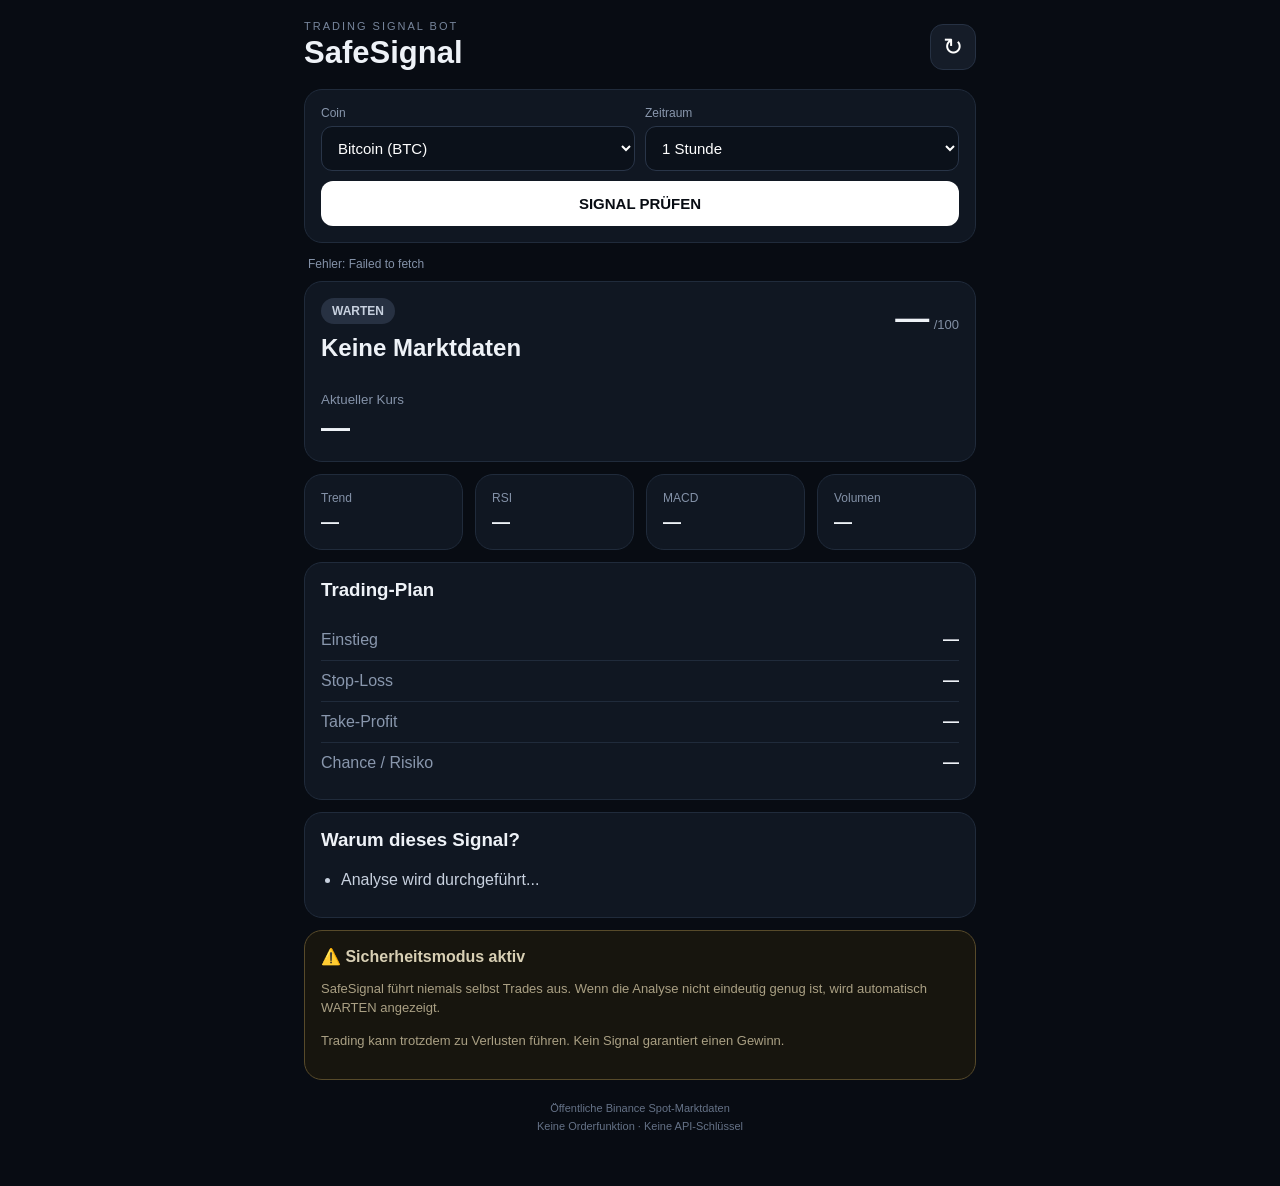
<file: index.html>
<!DOCTYPE html>
<html lang="de">
<head>
  <meta charset="UTF-8">
  <meta name="viewport" content="width=device-width, initial-scale=1.0, viewport-fit=cover">
  <meta name="theme-color" content="#080c13">

  <title>SafeSignal Trading Bot</title>

  <link rel="stylesheet" href="style.css">
  <link rel="manifest" href="manifest.json">
</head>

<body>

<main class="app">

  <header>
    <div>
      <div class="eyebrow">TRADING SIGNAL BOT</div>
      <h1>SafeSignal</h1>
    </div>

    <button id="refresh" class="refresh">
      ↻
    </button>
  </header>


  <section class="card controls">

    <label>
      Coin

      <select id="symbol">
        <option value="BTCUSDT">Bitcoin (BTC)</option>
        <option value="ETHUSDT">Ethereum (ETH)</option>
        <option value="SOLUSDT">Solana (SOL)</option>
        <option value="BNBUSDT">BNB</option>
        <option value="XRPUSDT">XRP</option>
        <option value="DOGEUSDT">Dogecoin (DOGE)</option>
        <option value="ADAUSDT">Cardano (ADA)</option>
        <option value="LINKUSDT">Chainlink (LINK)</option>
        <option value="LTCUSDT">Litecoin (LTC)</option>
        <option value="AVAXUSDT">Avalanche (AVAX)</option>
      </select>

    </label>


    <label>
      Zeitraum

      <select id="interval">
        <option value="15m">15 Minuten</option>
        <option value="1h" selected>1 Stunde</option>
        <option value="4h">4 Stunden</option>
        <option value="1d">1 Tag</option>
      </select>

    </label>


    <button id="analyze" class="primary">
      SIGNAL PRÜFEN
    </button>

  </section>


  <div id="status" class="status">
    Lade Marktdaten...
  </div>


  <section class="card signal">

    <div class="signal-header">

      <div>
        <span id="badge" class="badge wait">
          WARTEN
        </span>

        <h2 id="signal">
          Analyse läuft...
        </h2>
      </div>


      <div class="score-box">
        <strong id="score">—</strong>
        <span>/100</span>
      </div>

    </div>


    <div class="current-price">
      <small>Aktueller Kurs</small>
      <strong id="price">—</strong>
    </div>

  </section>


  <section class="indicator-grid">

    <div class="card indicator">
      <span>Trend</span>
      <strong id="trend">—</strong>
    </div>

    <div class="card indicator">
      <span>RSI</span>
      <strong id="rsi">—</strong>
    </div>

    <div class="card indicator">
      <span>MACD</span>
      <strong id="macd">—</strong>
    </div>

    <div class="card indicator">
      <span>Volumen</span>
      <strong id="volume">—</strong>
    </div>

  </section>


  <section class="card">

    <h3>Trading-Plan</h3>

    <div class="level">
      <span>Einstieg</span>
      <strong id="entry">—</strong>
    </div>

    <div class="level">
      <span>Stop-Loss</span>
      <strong id="stop">—</strong>
    </div>

    <div class="level">
      <span>Take-Profit</span>
      <strong id="tp">—</strong>
    </div>

    <div class="level">
      <span>Chance / Risiko</span>
      <strong id="rr">—</strong>
    </div>

  </section>


  <section class="card">

    <h3>Warum dieses Signal?</h3>

    <ul id="reasons">
      <li>Analyse wird durchgeführt...</li>
    </ul>

  </section>


  <section class="risk">

    <strong>⚠️ Sicherheitsmodus aktiv</strong>

    <p>
      SafeSignal führt niemals selbst Trades aus.
      Wenn die Analyse nicht eindeutig genug ist,
      wird automatisch WARTEN angezeigt.
    </p>

    <p>
      Trading kann trotzdem zu Verlusten führen.
      Kein Signal garantiert einen Gewinn.
    </p>

  </section>


  <footer>
    Öffentliche Binance Spot-Marktdaten<br>
    Keine Orderfunktion · Keine API-Schlüssel
  </footer>

</main>


<script src="app.js"></script>

</body>
</html>
</file>
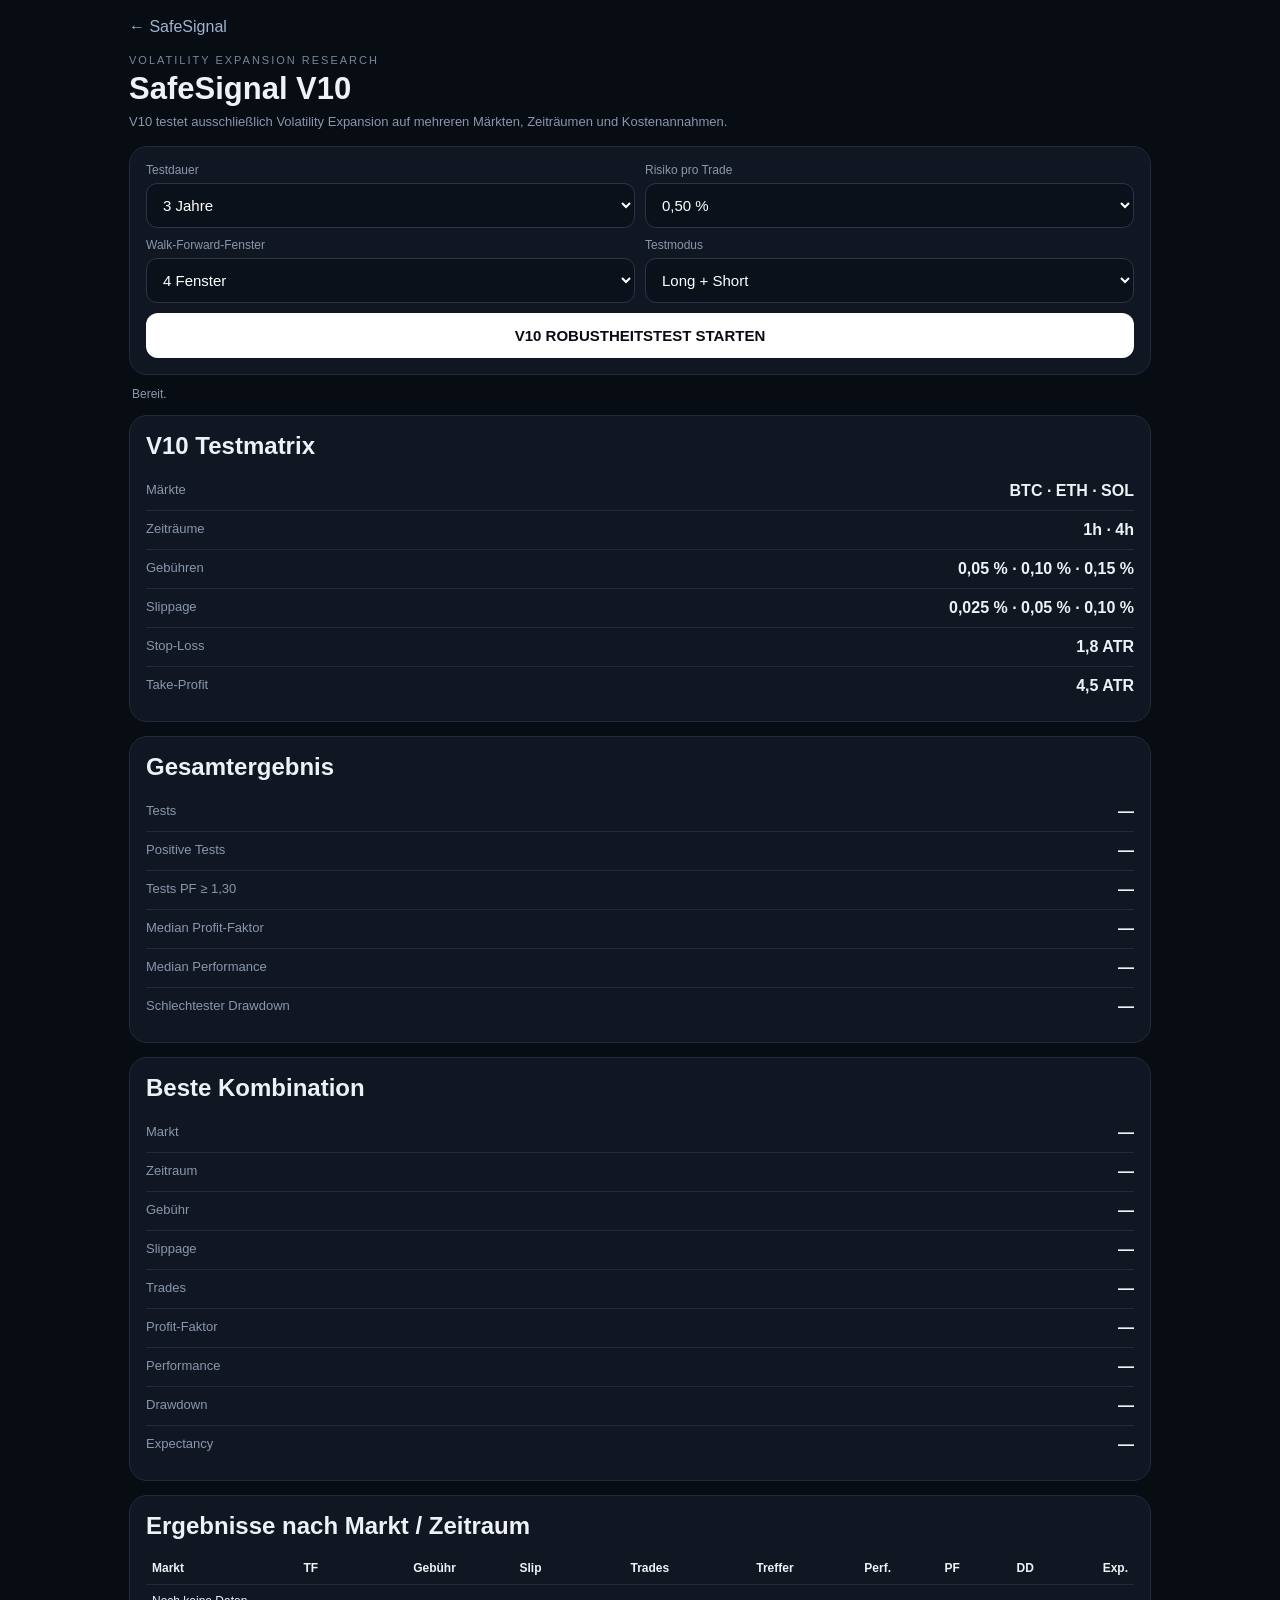
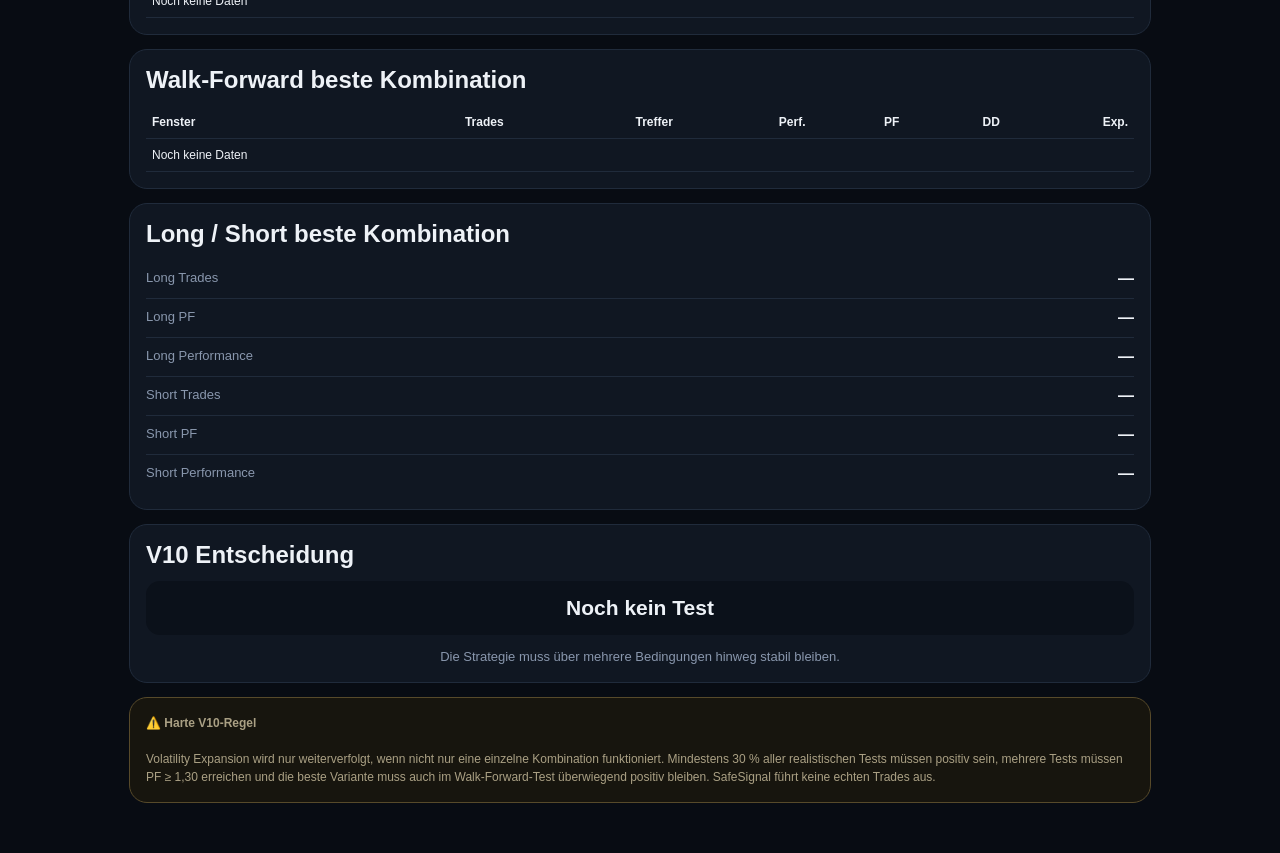
<file: backtest-v10.html>
<!DOCTYPE html>
<html lang="de">
<head>
<meta charset="UTF-8">
<meta name="viewport" content="width=device-width,initial-scale=1">
<meta name="theme-color" content="#080c13">
<title>SafeSignal V10</title>

<style>
*{box-sizing:border-box}

body{
margin:0;
background:#080c13;
color:#eef2f7;
font-family:-apple-system,BlinkMacSystemFont,"Segoe UI",sans-serif
}

main{
max-width:1050px;
margin:auto;
padding:18px 14px 50px
}

a{
color:#9fb4d4;
text-decoration:none
}

.eyebrow{
font-size:11px;
letter-spacing:2px;
color:#78869c
}

h1{
margin:5px 0;
font-size:31px
}

h2{
margin:0 0 12px
}

.subtitle{
color:#8997ad;
font-size:13px;
line-height:1.5
}

.card{
background:#101722;
border:1px solid #202b3b;
border-radius:18px;
padding:16px;
margin-top:14px
}

.controls{
display:grid;
grid-template-columns:1fr 1fr;
gap:10px
}

label{
font-size:12px;
color:#8997ad
}

select{
display:block;
width:100%;
margin-top:6px;
padding:12px;
background:#0b111a;
color:#fff;
border:1px solid #293548;
border-radius:11px;
font-size:15px
}

button{
grid-column:1/-1;
padding:14px;
border:0;
border-radius:12px;
background:white;
color:#080c13;
font-size:15px;
font-weight:900
}

button:disabled{
opacity:.5
}

#status{
margin:12px 3px;
color:#8997ad;
font-size:12px
}

.metric{
display:flex;
justify-content:space-between;
gap:12px;
padding:10px 0;
border-bottom:1px solid #202b3b
}

.metric:last-child{
border-bottom:0
}

.metric span{
color:#8997ad;
font-size:13px
}

.metric strong{
text-align:right
}

.good{color:#70e5b7}
.bad{color:#ff899a}
.warn{color:#ffd27a}

.rating{
background:#0b111a;
padding:15px;
border-radius:14px;
text-align:center;
font-weight:900;
font-size:21px
}

table{
width:100%;
border-collapse:collapse;
font-size:12px
}

th,td{
padding:9px 6px;
border-bottom:1px solid #202b3b;
text-align:right;
white-space:nowrap
}

th:first-child,
td:first-child{
text-align:left
}

.scroll{
overflow:auto
}

.warning{
border:1px solid #574a2a;
background:#17150e;
color:#aaa084;
font-size:12px;
line-height:1.5
}

@media(max-width:700px){
.controls{
grid-template-columns:1fr
}
}
</style>
</head>

<body>

<main>

<a href="index.html">← SafeSignal</a>

<div style="margin-top:18px">

<div class="eyebrow">
VOLATILITY EXPANSION RESEARCH
</div>

<h1>SafeSignal V10</h1>

<div class="subtitle">
V10 testet ausschließlich Volatility Expansion auf mehreren Märkten,
Zeiträumen und Kostenannahmen.
</div>

</div>


<section class="card controls">

<label>
Testdauer

<select id="days">

<option value="730">
2 Jahre
</option>

<option value="1095" selected>
3 Jahre
</option>

</select>

</label>


<label>
Risiko pro Trade

<select id="risk">

<option value="0.0025">
0,25 %
</option>

<option value="0.005" selected>
0,50 %
</option>

<option value="0.01">
1,00 %
</option>

</select>

</label>


<label>
Walk-Forward-Fenster

<select id="windows">

<option value="3">
3 Fenster
</option>

<option value="4" selected>
4 Fenster
</option>

<option value="6">
6 Fenster
</option>

</select>

</label>


<label>
Testmodus

<select id="mode">

<option value="ALL" selected>
Long + Short
</option>

<option value="LONG">
Nur Long
</option>

<option value="SHORT">
Nur Short
</option>

</select>

</label>


<button id="run">
V10 ROBUSTHEITSTEST STARTEN
</button>

</section>


<div id="status">
Bereit.
</div>


<section class="card">

<h2>V10 Testmatrix</h2>

<div class="metric">
<span>Märkte</span>
<strong>BTC · ETH · SOL</strong>
</div>

<div class="metric">
<span>Zeiträume</span>
<strong>1h · 4h</strong>
</div>

<div class="metric">
<span>Gebühren</span>
<strong>0,05 % · 0,10 % · 0,15 %</strong>
</div>

<div class="metric">
<span>Slippage</span>
<strong>0,025 % · 0,05 % · 0,10 %</strong>
</div>

<div class="metric">
<span>Stop-Loss</span>
<strong>1,8 ATR</strong>
</div>

<div class="metric">
<span>Take-Profit</span>
<strong>4,5 ATR</strong>
</div>

</section>


<section class="card">

<h2>Gesamtergebnis</h2>

<div class="metric">
<span>Tests</span>
<strong id="tests">—</strong>
</div>

<div class="metric">
<span>Positive Tests</span>
<strong id="positiveTests">—</strong>
</div>

<div class="metric">
<span>Tests PF ≥ 1,30</span>
<strong id="strongTests">—</strong>
</div>

<div class="metric">
<span>Median Profit-Faktor</span>
<strong id="medianPF">—</strong>
</div>

<div class="metric">
<span>Median Performance</span>
<strong id="medianPerf">—</strong>
</div>

<div class="metric">
<span>Schlechtester Drawdown</span>
<strong id="worstDD">—</strong>
</div>

</section>


<section class="card">

<h2>Beste Kombination</h2>

<div class="metric">
<span>Markt</span>
<strong id="bestMarket">—</strong>
</div>

<div class="metric">
<span>Zeitraum</span>
<strong id="bestInterval">—</strong>
</div>

<div class="metric">
<span>Gebühr</span>
<strong id="bestFee">—</strong>
</div>

<div class="metric">
<span>Slippage</span>
<strong id="bestSlip">—</strong>
</div>

<div class="metric">
<span>Trades</span>
<strong id="bestTrades">—</strong>
</div>

<div class="metric">
<span>Profit-Faktor</span>
<strong id="bestPF">—</strong>
</div>

<div class="metric">
<span>Performance</span>
<strong id="bestPerf">—</strong>
</div>

<div class="metric">
<span>Drawdown</span>
<strong id="bestDD">—</strong>
</div>

<div class="metric">
<span>Expectancy</span>
<strong id="bestExp">—</strong>
</div>

</section>


<section class="card">

<h2>Ergebnisse nach Markt / Zeitraum</h2>

<div class="scroll">

<table>

<thead>

<tr>
<th>Markt</th>
<th>TF</th>
<th>Gebühr</th>
<th>Slip</th>
<th>Trades</th>
<th>Treffer</th>
<th>Perf.</th>
<th>PF</th>
<th>DD</th>
<th>Exp.</th>
</tr>

</thead>

<tbody id="resultTable">

<tr>
<td colspan="10">
Noch keine Daten
</td>
</tr>

</tbody>

</table>

</div>

</section>


<section class="card">

<h2>Walk-Forward beste Kombination</h2>

<div class="scroll">

<table>

<thead>

<tr>
<th>Fenster</th>
<th>Trades</th>
<th>Treffer</th>
<th>Perf.</th>
<th>PF</th>
<th>DD</th>
<th>Exp.</th>
</tr>

</thead>

<tbody id="walkTable">

<tr>
<td colspan="7">
Noch keine Daten
</td>
</tr>

</tbody>

</table>

</div>

</section>


<section class="card">

<h2>Long / Short beste Kombination</h2>

<div class="metric">
<span>Long Trades</span>
<strong id="longTrades">—</strong>
</div>

<div class="metric">
<span>Long PF</span>
<strong id="longPF">—</strong>
</div>

<div class="metric">
<span>Long Performance</span>
<strong id="longPerf">—</strong>
</div>

<div class="metric">
<span>Short Trades</span>
<strong id="shortTrades">—</strong>
</div>

<div class="metric">
<span>Short PF</span>
<strong id="shortPF">—</strong>
</div>

<div class="metric">
<span>Short Performance</span>
<strong id="shortPerf">—</strong>
</div>

</section>


<section class="card">

<h2>V10 Entscheidung</h2>

<div class="rating" id="rating">
Noch kein Test
</div>

<div
class="subtitle"
id="ratingText"
style="text-align:center;margin-top:12px">

Die Strategie muss über mehrere Bedingungen hinweg stabil bleiben.

</div>

</section>


<section class="card warning">

<b>⚠️ Harte V10-Regel</b>

<br><br>

Volatility Expansion wird nur weiterverfolgt, wenn nicht nur eine einzelne
Kombination funktioniert.

Mindestens 30 % aller realistischen Tests müssen positiv sein,
mehrere Tests müssen PF ≥ 1,30 erreichen und die beste Variante muss
auch im Walk-Forward-Test überwiegend positiv bleiben.

SafeSignal führt keine echten Trades aus.

</section>

</main>


<script>

const API =
"https://api.binance.com/api/v3";

const $ =
id => document.getElementById(id);

const SYMBOLS =
["BTCUSDT","ETHUSDT","SOLUSDT"];

const INTERVALS =
["1h","4h"];

const FEES =
[0.0005,0.001,0.0015];

const SLIPPAGES =
[0.00025,0.0005,0.001];



function ema(v,p){

const out =
Array(v.length).fill(null);

if(v.length<p)
return out;

let value =
v.slice(0,p)
.reduce((a,b)=>a+b,0)
/p;

out[p-1]=value;

const k =
2/(p+1);

for(let i=p;i<v.length;i++){

value =
v[i]*k +
value*(1-k);

out[i]=value;

}

return out;

}



function atr(h,l,c,p=14){

const out =
Array(c.length).fill(null);

const tr =
Array(c.length).fill(null);

for(let i=1;i<c.length;i++){

tr[i] =
Math.max(

h[i]-l[i],

Math.abs(
h[i]-c[i-1]
),

Math.abs(
l[i]-c[i-1]
)

);

}

let value=0;

for(let i=1;i<=p;i++)
value += tr[i];

value /= p;

out[p]=value;

for(let i=p+1;i<c.length;i++){

value =
(
value*(p-1)
+
tr[i]
)
/p;

out[i]=value;

}

return out;

}



function indicators(data){

const open =
data.map(x=>Number(x[1]));

const high =
data.map(x=>Number(x[2]));

const low =
data.map(x=>Number(x[3]));

const close =
data.map(x=>Number(x[4]));

const closeTime =
data.map(x=>Number(x[6]));

return{

open,
high,
low,
close,
closeTime,

ema50:
ema(close,50),

ema200:
ema(close,200),

ATR:
atr(high,low,close)

};

}



function volatilitySignal(
i,
ind,
mode
){

if(i<220)
return null;


const p =
ind.close[i];

const A =
ind.ATR[i];

const e50 =
ind.ema50[i];

const e200 =
ind.ema200[i];


if(
A===null ||
e50===null ||
e200===null
)
return null;


const atrPct =
A/p;


let averageATR=0;


for(let x=i-20;x<i;x++){

if(ind.ATR[x]===null)
return null;

averageATR +=
ind.ATR[x]
/
ind.close[x];

}


averageATR /=20;


/*
ATR Expansion:
aktuelle Volatilität deutlich
über vorherigem Durchschnitt.
*/


if(
atrPct <
averageATR*1.30
)
return null;


/*
Die aktuelle Kerze muss
selbst Momentum zeigen.
*/


const move =

Math.abs(
ind.close[i]-
ind.open[i]
)
/ind.open[i];


if(
move <
atrPct*0.70
)
return null;



const bullish =

ind.close[i] >
ind.open[i]

&&

p>e50

&&

e50>e200;



const bearish =

ind.close[i] <
ind.open[i]

&&

p<e50

&&

e50<e200;



if(
bullish &&
mode!=="SHORT"
){

return{
type:"LONG",
atr:A
};

}



if(
bearish &&
mode!=="LONG"
){

return{
type:"SHORT",
atr:A
};

}


return null;

}



function entrySlip(
price,
type,
slippage
){

return type==="LONG"
?
price*(1+slippage)
:
price*(1-slippage);

}



function exitSlip(
price,
type,
slippage
){

return type==="LONG"
?
price*(1-slippage)
:
price*(1+slippage);

}



function backtest(
ind,
start,
end,
fee,
slippage,
risk,
mode
){

let equity=100;

let peak=100;

let maxDD=0;

let position=null;

let cooldown=-1;

const trades=[];


for(
let i=Math.max(220,start);
i<Math.min(end,ind.close.length-1);
i++
){


if(position){


const high =
ind.high[i];

const low =
ind.low[i];


let rawExit=null;

let reason=null;



if(position.type==="LONG"){

if(low<=position.stop){

rawExit =
position.stop;

reason =
"SL";

}

else if(high>=position.tp){

rawExit =
position.tp;

reason =
"TP";

}

}


else{


if(high>=position.stop){

rawExit =
position.stop;

reason =
"SL";

}

else if(low<=position.tp){

rawExit =
position.tp;

reason =
"TP";

}

}



if(rawExit!==null){


const exit =

exitSlip(
rawExit,
position.type,
slippage
);


let tradeReturn;


if(position.type==="LONG"){

tradeReturn =

(exit-position.entry)
/
position.entry;

}

else{

tradeReturn =

(position.entry-exit)
/
position.entry;

}



const accountReturn =

tradeReturn
*
position.fraction

-

fee
*
2
*
position.fraction;



equity *=
1+
accountReturn;



if(equity>peak)
peak=equity;



const dd =

(peak-equity)
/
peak;



if(dd>maxDD)
maxDD=dd;



trades.push({

type:
position.type,

return:
accountReturn,

reason

});



if(reason==="SL"){

cooldown =
i+12;

}


position=null;

}


continue;

}



if(i<cooldown)
continue;



const signal =

volatilitySignal(
i,
ind,
mode
);


if(!signal)
continue;



const entry =

entrySlip(
ind.open[i+1],
signal.type,
slippage
);



const A =
signal.atr;


/*
V10:
1,8 ATR Stop
4,5 ATR Ziel
*/


let stop;
let tp;


if(signal.type==="LONG"){

stop =
entry-
1.8*A;

tp =
entry+
4.5*A;

}

else{

stop =
entry+
1.8*A;

tp =
entry-
4.5*A;

}



const stopPct =

Math.abs(
entry-stop
)
/entry;


if(stopPct<=0)
continue;



let fraction =

risk/
stopPct;


/*
Kein Hebel.
*/


fraction =
Math.min(
fraction,
1
);



position={

type:
signal.type,

entry,

stop,

tp,

fraction

};

}



return{

trades,
equity,
maxDD

};

}



function stats(result){

const trades =
result.trades;


const wins =
trades.filter(
x=>x.return>0
);


const losses =
trades.filter(
x=>x.return<=0
);


const gp =
wins.reduce(
(s,x)=>s+x.return,
0
);


const gl =
Math.abs(
losses.reduce(
(s,x)=>s+x.return,
0
)
);


const pf =

gl>0

?

gp/gl

:

gp>0

?

Infinity

:

0;



const winRate =

trades.length

?

wins.length/
trades.length*
100

:

0;



const performance =

result.equity-
100;



const expectancy =

trades.length

?

trades.reduce(
(s,x)=>s+x.return,
0
)
/trades.length
*
100

:

0;



return{

trades:
trades.length,

winRate,

performance,

pf,

drawdown:
result.maxDD*100,

expectancy,

longTrades:
trades.filter(
x=>x.type==="LONG"
).length,

shortTrades:
trades.filter(
x=>x.type==="SHORT"
).length

};

}



async function loadHistory(
symbol,
interval,
start,
end
){

const all=[];

let cursor=start;


while(cursor<end){


$("status").textContent =

symbol+
" · "+
interval+
" · "+
all.length+
" Kerzen";


const url =

API+
"/klines?symbol="+
symbol+
"&interval="+
interval+
"&startTime="+
cursor+
"&endTime="+
end+
"&limit=1000";


const response =
await fetch(url);


if(!response.ok){

throw new Error(
"Marktdaten konnten nicht geladen werden: "+
symbol
);

}


const batch =
await response.json();


if(!batch.length)
break;


all.push(...batch);


cursor =
Number(
batch[
batch.length-1
][0]
)
+1;


if(batch.length<1000)
break;


await new Promise(
r=>setTimeout(r,70)
);

}


return all;

}



function median(values){

if(!values.length)
return 0;

const sorted =
[...values].sort(
(a,b)=>a-b
);

const middle =
Math.floor(
sorted.length/2
);


if(
sorted.length%2
)
return sorted[middle];


return(
sorted[middle-1]
+
sorted[middle]
)/2;

}



function pfText(v){

return v===Infinity
?"∞"
:v.toFixed(2);

}



function pct(v){

return(
v>=0
?"+"
:""
)+
v.toFixed(2)
+"%";

}



function sideStats(
trades,
type
){

const list =
trades.filter(
x=>x.type===type
);


const wins =
list.filter(
x=>x.return>0
);


const losses =
list.filter(
x=>x.return<=0
);


const gp =
wins.reduce(
(s,x)=>s+x.return,
0
);


const gl =
Math.abs(
losses.reduce(
(s,x)=>s+x.return,
0
)
);


const pf =

gl>0
?
gp/gl
:
gp>0
?
Infinity
:
0;


let equity=100;


for(const trade of list){

equity *=
1+
trade.return;

}


return{

trades:
list.length,

pf,

performance:
equity-100

};

}



function scoreResult(s){

if(s.trades<20)
return -999;


const pf =
Math.min(
s.pf===Infinity
?3
:s.pf,
3
);


return(

pf*50

+

s.performance*1.5

-

s.drawdown*1.5

+

s.expectancy*20

);

}



function resultRow(r){

return(

"<tr>"+

"<td>"+
r.symbol+
"</td>"+

"<td>"+
r.interval+
"</td>"+

"<td>"+
(r.fee*100).toFixed(2)+
"%</td>"+

"<td>"+
(r.slippage*100).toFixed(3)+
"%</td>"+

"<td>"+
r.stats.trades+
"</td>"+

"<td>"+
r.stats.winRate.toFixed(1)+
"%</td>"+

"<td>"+
pct(
r.stats.performance
)+
"</td>"+

"<td>"+
pfText(
r.stats.pf
)+
"</td>"+

"<td>-"+
r.stats.drawdown.toFixed(2)+
"%</td>"+

"<td>"+
pct(
r.stats.expectancy
)+
"</td>"+

"</tr>"

);

}



function walkRow(
index,
s
){

return(

"<tr>"+

"<td>"+
(index+1)+
"</td>"+

"<td>"+
s.trades+
"</td>"+

"<td>"+
s.winRate.toFixed(1)+
"%</td>"+

"<td>"+
pct(
s.performance
)+
"</td>"+

"<td>"+
pfText(
s.pf
)+
"</td>"+

"<td>-"+
s.drawdown.toFixed(2)+
"%</td>"+

"<td>"+
pct(
s.expectancy
)+
"</td>"+

"</tr>"

);

}



function evaluate(
results,
best,
walkStats
){

const positiveTests =
results.filter(
x=>x.stats.performance>0
).length;


const strongTests =
results.filter(
x=>
x.stats.performance>0
&&
x.stats.pf>=1.30
&&
x.stats.expectancy>0
).length;


const positiveRatio =

results.length

?

positiveTests/
results.length

:

0;


const positiveWalk =

walkStats.filter(
x=>x.performance>0
).length;


const strongWalk =

walkStats.filter(
x=>
x.performance>0
&&
x.pf>=1.20
).length;



if(

positiveRatio>=0.30

&&

strongTests>=3

&&

best.stats.pf>=1.30

&&

best.stats.performance>0

&&

best.stats.expectancy>0

&&

positiveWalk>=
Math.ceil(
walkStats.length*0.75
)

&&

strongWalk>=
Math.ceil(
walkStats.length*0.50
)

){

$("rating").textContent =
"🟢 Volatility Expansion ist ein Kandidat";


$("ratingText").textContent =
"Die Strategie bleibt über mehrere Märkte, Kostenannahmen und Zeitfenster positiv. Der nächste Schritt wäre Paper-Trading mit Live-Daten.";

}


else if(

positiveRatio>=0.20

&&

strongTests>=1

&&

best.stats.pf>=1.30

&&

positiveWalk>=
Math.ceil(
walkStats.length*0.50
)

){

$("rating").textContent =
"🟡 Interessant, aber noch nicht robust";


$("ratingText").textContent =
"Einige Varianten funktionieren, aber die Stabilität über alle Märkte und Walk-Forward-Fenster reicht noch nicht für Live-Signale.";

}


else{


$("rating").textContent =
"🔴 Volatility Expansion verworfen";


$("ratingText").textContent =
"Die Strategie zeigt über Märkte, Kostenannahmen und Zeitfenster keinen ausreichend stabilen Vorteil.";

}

}



async function run(){

const button =
$("run");

button.disabled=true;


try{


const days =
Number(
$("days").value
);


const risk =
Number(
$("risk").value
);


const windows =
Number(
$("windows").value
);


const mode =
$("mode").value;


const now =
Date.now();


const start =

now

-

days*
24*
60*
60*
1000;


const warmup =

start

-

300*
24*
60*
60*
1000;


const datasets={};


for(const symbol of SYMBOLS){


datasets[symbol]={};


for(const interval of INTERVALS){


$("status").textContent =

symbol+
" "+
interval+
" wird geladen…";


const data =

await loadHistory(

symbol,

interval,

warmup,

now

);


if(data.length<500){

throw new Error(
"Nicht genügend Daten für "+
symbol+
" "+
interval
);

}


datasets[symbol][interval] =
indicators(data);

}

}



const results=[];


for(const symbol of SYMBOLS){


for(const interval of INTERVALS){


const ind =
datasets[symbol][interval];


let first =
ind.closeTime.findIndex(
x=>x>=start
);


if(first<220)
first=220;


for(const fee of FEES){


for(const slip of SLIPPAGES){


$("status").textContent =

symbol+
" · "+
interval+
" · Fee "+
(fee*100).toFixed(2)+
"%";


const result =

backtest(

ind,

first,

ind.close.length-1,

fee,

slip,

risk,

mode

);


const s =
stats(result);


results.push({

symbol,

interval,

fee,

slippage:
slip,

stats:s,

raw:
result,

score:
scoreResult(s)

});

}

}

}

}



results.sort(
(a,b)=>b.score-a.score
);


const best =
results[0];


if(!best){

throw new Error(
"Keine Testergebnisse vorhanden."
);

}



const positive =
results.filter(
x=>x.stats.performance>0
).length;


const strong =
results.filter(
x=>
x.stats.performance>0
&&
x.stats.pf>=1.30
).length;


$("tests").textContent =
results.length;


$("positiveTests").textContent =
positive+
" / "+
results.length;


$("strongTests").textContent =
strong+
" / "+
results.length;


$("medianPF").textContent =
pfText(
median(
results.map(
x=>
x.stats.pf===Infinity
?3
:x.stats.pf
)
)
);


$("medianPerf").textContent =
pct(
median(
results.map(
x=>x.stats.performance
)
)
);


$("worstDD").textContent =
"-"+
Math.max(
...results.map(
x=>x.stats.drawdown
)
).toFixed(2)
+
"%";



$("bestMarket").textContent =
best.symbol;


$("bestInterval").textContent =
best.interval;


$("bestFee").textContent =
(best.fee*100).toFixed(2)
+
"%";


$("bestSlip").textContent =
(best.slippage*100).toFixed(3)
+
"%";


$("bestTrades").textContent =
best.stats.trades;


$("bestPF").textContent =
pfText(
best.stats.pf
);


$("bestPerf").textContent =
pct(
best.stats.performance
);


$("bestDD").textContent =
"-"+
best.stats.drawdown.toFixed(2)
+
"%";


$("bestExp").textContent =
pct(
best.stats.expectancy
);



$("resultTable").innerHTML =

results
.map(resultRow)
.join("");



/*
==============================
Walk Forward
beste Kombination
==============================
*/


const bestInd =
datasets[
best.symbol
][
best.interval
];


let first =
bestInd.closeTime.findIndex(
x=>x>=start
);


if(first<220)
first=220;


const usable =
bestInd.close.length-
first;


const size =
Math.floor(
usable/windows
);


const walkStats=[];


for(let w=0;w<windows;w++){


const s =
first+
w*size;


const e =

w===windows-1

?

bestInd.close.length-1

:

s+size;


const result =

backtest(

bestInd,

s,

e,

best.fee,

best.slippage,

risk,

mode

);


walkStats.push(
stats(result)
);

}



$("walkTable").innerHTML =

walkStats
.map(
(s,i)=>
walkRow(i,s)
)
.join("");



/*
==============================
Long / Short
beste Kombination
==============================
*/


const longs =

sideStats(
best.raw.trades,
"LONG"
);


const shorts =

sideStats(
best.raw.trades,
"SHORT"
);


$("longTrades").textContent =
longs.trades;


$("longPF").textContent =
pfText(
longs.pf
);


$("longPerf").textContent =
pct(
longs.performance
);


$("shortTrades").textContent =
shorts.trades;


$("shortPF").textContent =
pfText(
shorts.pf
);


$("shortPerf").textContent =
pct(
shorts.performance
);



evaluate(
results,
best,
walkStats
);



$("status").textContent =

"V10 abgeschlossen · "+
results.length+
" Kosten-/Markt-/Zeitrahmen-Tests durchgeführt.";


}

catch(error){


$("status").textContent =
"Fehler: "+
error.message;


}


button.disabled=false;

}



$("run")
.addEventListener(
"click",
run
);

</script>

</body>
</html>
</file>
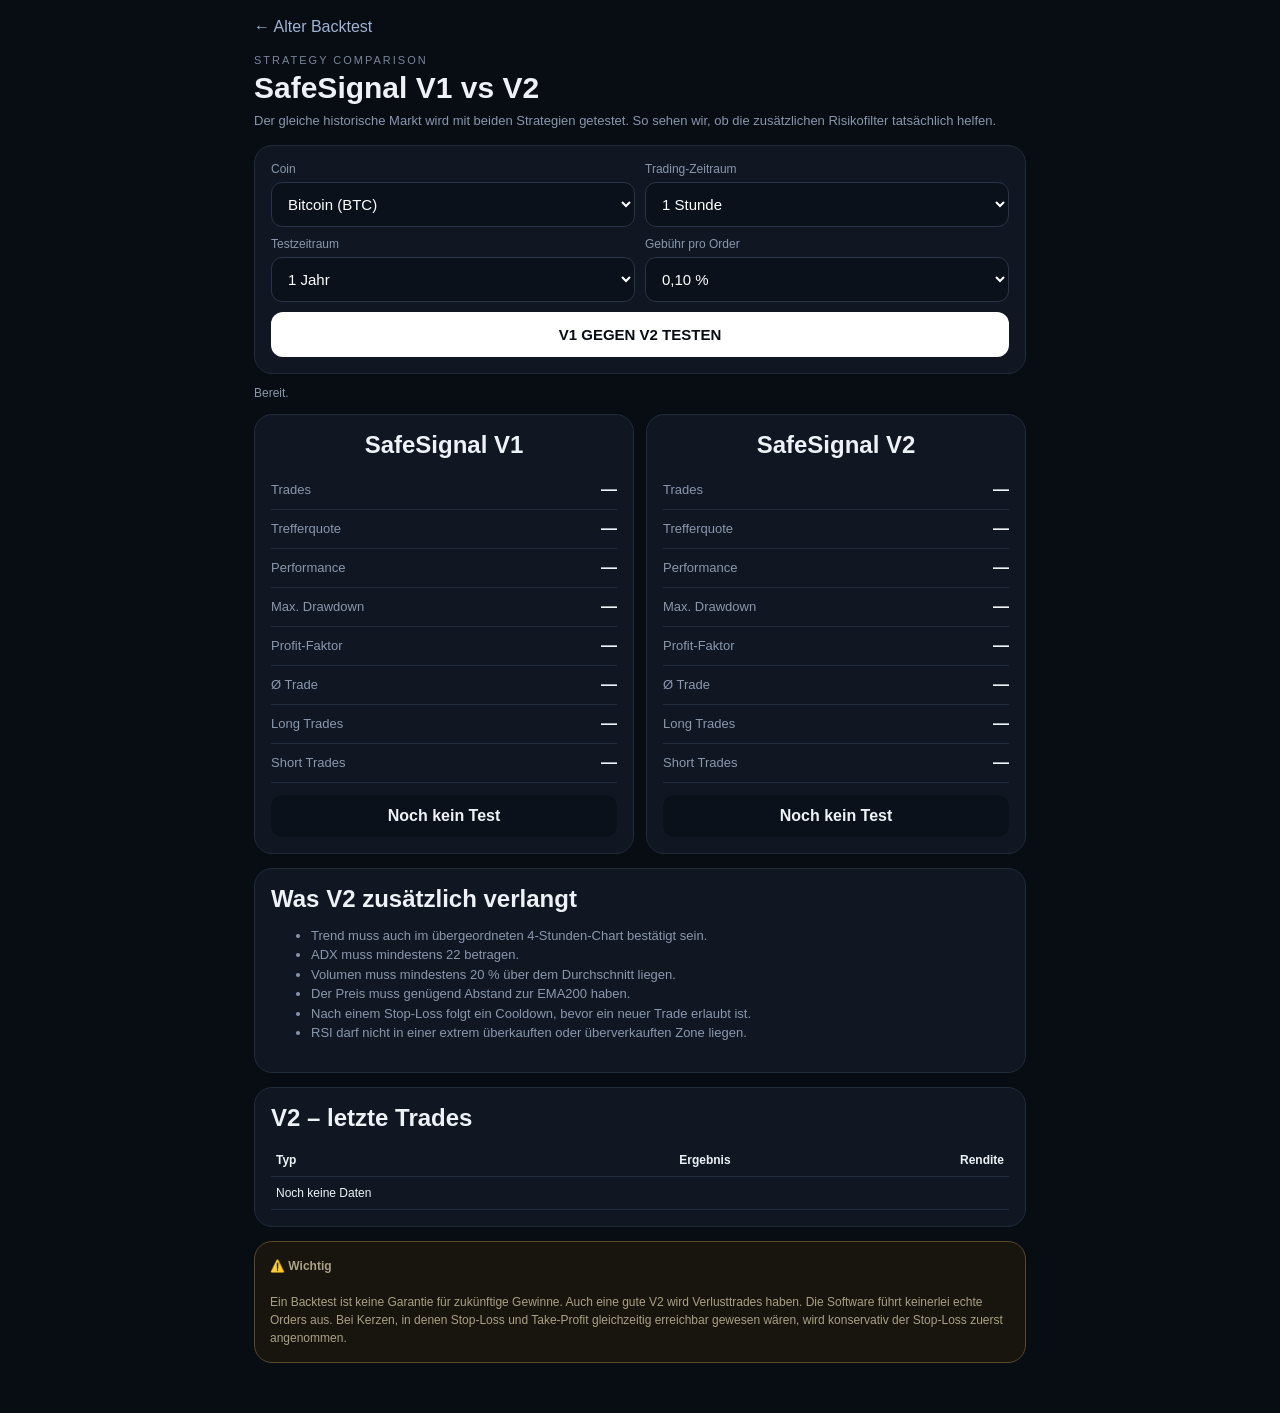
<file: backtest-v2.html>
<!DOCTYPE html>
<html lang="de">
<head>
<meta charset="UTF-8">
<meta name="viewport" content="width=device-width, initial-scale=1.0">
<meta name="theme-color" content="#080c13">
<title>SafeSignal V1 vs V2</title>

<style>
*{box-sizing:border-box}
body{
margin:0;background:#080c13;color:#eef2f7;
font-family:-apple-system,BlinkMacSystemFont,"Segoe UI",sans-serif
}
main{max-width:800px;margin:auto;padding:18px 14px 50px}
a{color:#9fb4d4;text-decoration:none}
.eyebrow{font-size:11px;letter-spacing:2px;color:#78869c}
h1{margin:5px 0 6px;font-size:30px}
h2{margin:0 0 12px}
.small{color:#8997ad;font-size:13px;line-height:1.5}
.card{
background:#101722;border:1px solid #202b3b;border-radius:18px;
padding:16px;margin-top:14px
}
.controls{display:grid;grid-template-columns:1fr 1fr;gap:10px}
label{font-size:12px;color:#8997ad}
select{
display:block;width:100%;margin-top:6px;padding:12px;
background:#0b111a;color:white;border:1px solid #293548;
border-radius:11px;font-size:15px
}
button{
grid-column:1/-1;padding:14px;border:0;border-radius:12px;
background:white;color:#080c13;font-weight:900;font-size:15px
}
button:disabled{opacity:.5}
#status{margin-top:12px;color:#8997ad;font-size:12px}
.compare{display:grid;grid-template-columns:1fr 1fr;gap:12px}
.version h2{text-align:center}
.metric{
display:flex;justify-content:space-between;align-items:center;
border-bottom:1px solid #202b3b;padding:10px 0
}
.metric span{color:#8997ad;font-size:13px}
.metric b{font-size:16px}
.good{color:#70e5b7}
.bad{color:#ff899a}
.warn{color:#ffd27a}
.rating{
margin-top:12px;padding:12px;border-radius:12px;
background:#0b111a;text-align:center;font-weight:800
}
table{width:100%;border-collapse:collapse;font-size:12px}
th,td{padding:9px 5px;border-bottom:1px solid #202b3b;text-align:right}
th:first-child,td:first-child{text-align:left}
.warning{
margin-top:14px;border:1px solid #574a2a;background:#17150e;
border-radius:18px;padding:15px;color:#aaa084;font-size:12px;line-height:1.5
}
@media(max-width:620px){
.compare{grid-template-columns:1fr}
}
</style>
</head>

<body>
<main>

<a href="backtest.html">← Alter Backtest</a>

<div style="margin-top:18px">
<div class="eyebrow">STRATEGY COMPARISON</div>
<h1>SafeSignal V1 vs V2</h1>
<div class="small">
Der gleiche historische Markt wird mit beiden Strategien getestet.
So sehen wir, ob die zusätzlichen Risikofilter tatsächlich helfen.
</div>
</div>

<section class="card controls">

<label>
Coin
<select id="symbol">
<option value="BTCUSDT">Bitcoin (BTC)</option>
<option value="ETHUSDT">Ethereum (ETH)</option>
<option value="SOLUSDT">Solana (SOL)</option>
<option value="BNBUSDT">BNB</option>
<option value="XRPUSDT">XRP</option>
<option value="DOGEUSDT">Dogecoin</option>
</select>
</label>

<label>
Trading-Zeitraum
<select id="interval">
<option value="15m">15 Minuten</option>
<option value="1h" selected>1 Stunde</option>
<option value="4h">4 Stunden</option>
</select>
</label>

<label>
Testzeitraum
<select id="days">
<option value="90">90 Tage</option>
<option value="180">6 Monate</option>
<option value="365" selected>1 Jahr</option>
<option value="730">2 Jahre</option>
</select>
</label>

<label>
Gebühr pro Order
<select id="fee">
<option value="0">0 %</option>
<option value="0.0005">0,05 %</option>
<option value="0.001" selected>0,10 %</option>
<option value="0.0015">0,15 %</option>
</select>
</label>

<button id="run">V1 GEGEN V2 TESTEN</button>
</section>

<div id="status">Bereit.</div>

<div class="compare">

<section class="card version">
<h2>SafeSignal V1</h2>

<div class="metric"><span>Trades</span><b id="v1Trades">—</b></div>
<div class="metric"><span>Trefferquote</span><b id="v1Win">—</b></div>
<div class="metric"><span>Performance</span><b id="v1Perf">—</b></div>
<div class="metric"><span>Max. Drawdown</span><b id="v1DD">—</b></div>
<div class="metric"><span>Profit-Faktor</span><b id="v1PF">—</b></div>
<div class="metric"><span>Ø Trade</span><b id="v1Avg">—</b></div>
<div class="metric"><span>Long Trades</span><b id="v1Long">—</b></div>
<div class="metric"><span>Short Trades</span><b id="v1Short">—</b></div>

<div class="rating" id="v1Rating">Noch kein Test</div>
</section>

<section class="card version">
<h2>SafeSignal V2</h2>

<div class="metric"><span>Trades</span><b id="v2Trades">—</b></div>
<div class="metric"><span>Trefferquote</span><b id="v2Win">—</b></div>
<div class="metric"><span>Performance</span><b id="v2Perf">—</b></div>
<div class="metric"><span>Max. Drawdown</span><b id="v2DD">—</b></div>
<div class="metric"><span>Profit-Faktor</span><b id="v2PF">—</b></div>
<div class="metric"><span>Ø Trade</span><b id="v2Avg">—</b></div>
<div class="metric"><span>Long Trades</span><b id="v2Long">—</b></div>
<div class="metric"><span>Short Trades</span><b id="v2Short">—</b></div>

<div class="rating" id="v2Rating">Noch kein Test</div>
</section>

</div>

<section class="card">
<h2>Was V2 zusätzlich verlangt</h2>
<ul class="small">
<li>Trend muss auch im übergeordneten 4-Stunden-Chart bestätigt sein.</li>
<li>ADX muss mindestens 22 betragen.</li>
<li>Volumen muss mindestens 20 % über dem Durchschnitt liegen.</li>
<li>Der Preis muss genügend Abstand zur EMA200 haben.</li>
<li>Nach einem Stop-Loss folgt ein Cooldown, bevor ein neuer Trade erlaubt ist.</li>
<li>RSI darf nicht in einer extrem überkauften oder überverkauften Zone liegen.</li>
</ul>
</section>

<section class="card">
<h2>V2 – letzte Trades</h2>

<div style="overflow:auto">
<table>
<thead>
<tr>
<th>Typ</th>
<th>Ergebnis</th>
<th>Rendite</th>
</tr>
</thead>
<tbody id="tradesV2">
<tr><td colspan="3">Noch keine Daten</td></tr>
</tbody>
</table>
</div>
</section>

<section class="warning">
<b>⚠️ Wichtig</b><br><br>
Ein Backtest ist keine Garantie für zukünftige Gewinne. Auch eine gute V2
wird Verlusttrades haben. Die Software führt keinerlei echte Orders aus.
Bei Kerzen, in denen Stop-Loss und Take-Profit gleichzeitig erreichbar
gewesen wären, wird konservativ der Stop-Loss zuerst angenommen.
</section>

</main>

<script>
const API="https://api.binance.com/api/v3";
const $=id=>document.getElementById(id);

function ema(v,p){
const r=Array(v.length).fill(null);
if(v.length<p)return r;
let e=v.slice(0,p).reduce((a,b)=>a+b,0)/p;
r[p-1]=e;
const k=2/(p+1);
for(let i=p;i<v.length;i++){
e=v[i]*k+e*(1-k);
r[i]=e;
}
return r;
}

function rsi(v,p=14){
const r=Array(v.length).fill(null);
let g=0,l=0;

for(let i=1;i<=p;i++){
let d=v[i]-v[i-1];
g+=Math.max(d,0);
l+=Math.max(-d,0);
}

let ag=g/p,al=l/p;
r[p]=al===0?100:100-100/(1+ag/al);

for(let i=p+1;i<v.length;i++){
let d=v[i]-v[i-1];
ag=(ag*(p-1)+Math.max(d,0))/p;
al=(al*(p-1)+Math.max(-d,0))/p;
r[i]=al===0?100:100-100/(1+ag/al);
}
return r;
}

function atr(h,l,c,p=14){
const r=Array(c.length).fill(null);
const tr=Array(c.length).fill(null);

for(let i=1;i<c.length;i++){
tr[i]=Math.max(
h[i]-l[i],
Math.abs(h[i]-c[i-1]),
Math.abs(l[i]-c[i-1])
);
}

let a=0;
for(let i=1;i<=p;i++)a+=tr[i];
a/=p;
r[p]=a;

for(let i=p+1;i<c.length;i++){
a=(a*(p-1)+tr[i])/p;
r[i]=a;
}
return r;
}

function adx(h,l,c,p=14){
const len=c.length;
const tr=Array(len).fill(null);
const plusDM=Array(len).fill(0);
const minusDM=Array(len).fill(0);
const result=Array(len).fill(null);

for(let i=1;i<len;i++){
const up=h[i]-h[i-1];
const down=l[i-1]-l[i];

plusDM[i]=(up>down&&up>0)?up:0;
minusDM[i]=(down>up&&down>0)?down:0;

tr[i]=Math.max(
h[i]-l[i],
Math.abs(h[i]-c[i-1]),
Math.abs(l[i]-c[i-1])
);
}

let trS=0,pS=0,mS=0;

for(let i=1;i<=p;i++){
trS+=tr[i];
pS+=plusDM[i];
mS+=minusDM[i];
}

const dx=Array(len).fill(null);

for(let i=p;i<len;i++){

if(i>p){
trS=trS-trS/p+tr[i];
pS=pS-pS/p+plusDM[i];
mS=mS-mS/p+minusDM[i];
}

const plusDI=trS===0?0:100*pS/trS;
const minusDI=trS===0?0:100*mS/trS;

dx[i]=(plusDI+minusDI===0)
?0
:100*Math.abs(plusDI-minusDI)/(plusDI+minusDI);
}

let first=0,count=0;

for(let i=p;i<len&&count<p;i++){
if(dx[i]!==null){
first+=dx[i];
count++;
}
}

if(count<p)return result;

let current=first/p;
const start=p+count-1;
result[start]=current;

for(let i=start+1;i<len;i++){
current=(current*(p-1)+dx[i])/p;
result[i]=current;
}

return result;
}

function indicators(data){
const close=data.map(x=>Number(x[4]));
const high=data.map(x=>Number(x[2]));
const low=data.map(x=>Number(x[3]));
const volume=data.map(x=>Number(x[5]));
const time=data.map(x=>Number(x[0]));

const e20=ema(close,20);
const e50=ema(close,50);
const e200=ema(close,200);
const rs=rsi(close);
const at=atr(high,low,close);
const ax=adx(high,low,close);

const e12=ema(close,12);
const e26=ema(close,26);

const macd=Array(close.length).fill(null);

for(let i=26;i<close.length;i++){
if(e12[i]!==null&&e26[i]!==null)
macd[i]=e12[i]-e26[i];
}

const macdClean=[];
const map=[];

for(let i=0;i<macd.length;i++){
if(macd[i]!==null){
macdClean.push(macd[i]);
map.push(i);
}
}

const sigClean=ema(macdClean,9);
const signal=Array(close.length).fill(null);

for(let i=0;i<sigClean.length;i++){
signal[map[i]]=sigClean[i];
}

return{
close,high,low,volume,time,
e20,e50,e200,rs,at,ax,
macd,signal
};
}

function volumeRatio(i,ind){
if(i<20)return 0;

let avg=0;

for(let x=i-20;x<i;x++)
avg+=ind.volume[x];

avg/=20;

return avg===0?0:ind.volume[i]/avg;
}

function baseSignal(i,ind){

if(i<200)return {signal:"WARTEN",score:0};

const p=ind.close[i];
const R=ind.rs[i];
const A=ind.at[i];
const M=ind.macd[i];
const MS=ind.signal[i];

if(
R===null||A===null||
M===null||MS===null
)return {signal:"WARTEN",score:0};

const bullTrend=
p>ind.e20[i] &&
ind.e20[i]>ind.e50[i] &&
ind.e50[i]>ind.e200[i];

const bearTrend=
p<ind.e20[i] &&
ind.e20[i]<ind.e50[i] &&
ind.e50[i]<ind.e200[i];

let bull=0,bear=0;

if(bullTrend)bull+=35;
if(bearTrend)bear+=35;

if(M>MS)bull+=20;
else bear+=20;

if(R>=50&&R<=65)bull+=20;
if(R<=50&&R>=35)bear+=20;

const vr=volumeRatio(i,ind);

if(vr>=1.10){
bull+=10;
bear+=10;
}

if(A/p>0.035)
return {signal:"WARTEN",score:0,atr:A};

let signal="WARTEN";

if(
bull>=75 &&
bull-bear>=25 &&
R<70
)signal="KAUFEN";

else if(
bear>=75 &&
bear-bull>=25 &&
R>30
)signal="VERKAUFEN";

if(R>=70||R<=30)
signal="WARTEN";

return{
signal,
score:Math.max(bull,bear),
atr:A
};
}

function findHigherIndex(time,higher){

let lo=0;
let hi=higher.time.length-1;
let best=-1;

while(lo<=hi){

const mid=Math.floor((lo+hi)/2);

if(higher.time[mid]<=time){
best=mid;
lo=mid+1;
}else{
hi=mid-1;
}
}

return best;
}

function v2Signal(i,ind,higher){

const base=baseSignal(i,ind);

if(base.signal==="WARTEN")
return base;

const p=ind.close[i];
const R=ind.rs[i];
const AX=ind.ax[i];
const vr=volumeRatio(i,ind);

if(AX===null||AX<22)
return {signal:"WARTEN",score:0,atr:base.atr};

if(vr<1.20)
return {signal:"WARTEN",score:0,atr:base.atr};

const distance=
Math.abs(p-ind.e200[i])/p;

if(distance<0.01)
return {signal:"WARTEN",score:0,atr:base.atr};

if(base.signal==="KAUFEN"&&(R<52||R>64))
return {signal:"WARTEN",score:0,atr:base.atr};

if(base.signal==="VERKAUFEN"&&(R>48||R<36))
return {signal:"WARTEN",score:0,atr:base.atr};

const hi=findHigherIndex(
ind.time[i],
higher
);

if(hi<200)
return {signal:"WARTEN",score:0,atr:base.atr};

const hp=higher.close[hi];

const higherBull=
hp>higher.e20[hi] &&
higher.e20[hi]>higher.e50[hi] &&
higher.e50[hi]>higher.e200[hi];

const higherBear=
hp<higher.e20[hi] &&
higher.e20[hi]<higher.e50[hi] &&
higher.e50[hi]<higher.e200[hi];

if(
base.signal==="KAUFEN" &&
!higherBull
)
return {signal:"WARTEN",score:0,atr:base.atr};

if(
base.signal==="VERKAUFEN" &&
!higherBear
)
return {signal:"WARTEN",score:0,atr:base.atr};

return{
signal:base.signal,
score:base.score,
atr:base.atr
};
}

async function loadHistory(symbol,interval,start,end){

let cursor=start;
const all=[];

while(cursor<end){

$("status").textContent=
"Daten werden geladen: "+
all.length+" Kerzen";

const url=
API+
"/klines?symbol="+symbol+
"&interval="+interval+
"&startTime="+cursor+
"&endTime="+end+
"&limit=1000";

const res=await fetch(url);

if(!res.ok)
throw new Error("Binance-Daten konnten nicht geladen werden.");

const batch=await res.json();

if(!batch.length)break;

all.push(...batch);

cursor=Number(batch[batch.length-1][0])+1;

if(batch.length<1000)break;

await new Promise(r=>setTimeout(r,80));
}

return all;
}

function runStrategy(
data,
higher,
fee,
version,
targetStart
){

const ind=indicators(data);

let equity=100;
let peak=100;
let maxDD=0;

let position=null;
let cooldownUntil=-1;

const trades=[];

for(let i=200;i<data.length-1;i++){

if(ind.time[i]<targetStart)
continue;

if(position){

const high=Number(data[i][2]);
const low=Number(data[i][3]);

let exit=null;
let reason=null;

if(position.type==="LONG"){

if(low<=position.stop){
exit=position.stop;
reason="Stop-Loss";
}

else if(high>=position.tp){
exit=position.tp;
reason="Take-Profit";
}

}else{

if(high>=position.stop){
exit=position.stop;
reason="Stop-Loss";
}

else if(low<=position.tp){
exit=position.tp;
reason="Take-Profit";
}
}

if(exit!==null){

let raw;

if(position.type==="LONG")
raw=(exit-position.entry)/position.entry;
else
raw=(position.entry-exit)/position.entry;

const net=raw-fee*2;

equity*=1+net;

if(equity>peak)peak=equity;

const dd=(peak-equity)/peak;
if(dd>maxDD)maxDD=dd;

trades.push({
type:position.type,
result:reason,
return:net
});

if(
version===2 &&
reason==="Stop-Loss"
)
cooldownUntil=i+12;

position=null;
}

continue;
}

if(version===2 && i<cooldownUntil)
continue;

let s;

if(version===1)
s=baseSignal(i,ind);
else
s=v2Signal(i,ind,higher);

if(s.signal==="WARTEN")
continue;

const entry=Number(data[i+1][1]);
const A=s.atr;

if(!A)continue;

if(s.signal==="KAUFEN"){

position={
type:"LONG",
entry,
stop:entry-1.5*A,
tp:entry+3*A
};

}else{

position={
type:"SHORT",
entry,
stop:entry+1.5*A,
tp:entry-3*A
};
}
}

return{
trades,
equity,
maxDD
};
}

function stats(result){

const t=result.trades;

const wins=t.filter(x=>x.return>0);
const losses=t.filter(x=>x.return<=0);

const grossWin=wins.reduce((s,x)=>s+x.return,0);
const grossLoss=Math.abs(
losses.reduce((s,x)=>s+x.return,0)
);

return{
trades:t.length,
winRate:t.length?wins.length/t.length*100:0,
performance:result.equity-100,
drawdown:result.maxDD*100,
pf:grossLoss?grossWin/grossLoss:(grossWin>0?Infinity:0),
avg:t.length?t.reduce((s,x)=>s+x.return,0)/t.length*100:0,
longs:t.filter(x=>x.type==="LONG").length,
shorts:t.filter(x=>x.type==="SHORT").length
};
}

function formatPF(x){
return x===Infinity?"∞":x.toFixed(2);
}

function setResult(prefix,s){

$(prefix+"Trades").textContent=s.trades;
$(prefix+"Win").textContent=s.winRate.toFixed(1)+"%";
$(prefix+"Perf").textContent=
(s.performance>=0?"+":"")+s.performance.toFixed(2)+"%";
$(prefix+"DD").textContent="-"+s.drawdown.toFixed(2)+"%";
$(prefix+"PF").textContent=formatPF(s.pf);
$(prefix+"Avg").textContent=
(s.avg>=0?"+":"")+s.avg.toFixed(2)+"%";
$(prefix+"Long").textContent=s.longs;
$(prefix+"Short").textContent=s.shorts;

$(prefix+"Perf").className=
s.performance>0?"good":"bad";

let rating="🔴 Schwach";

if(s.trades<20)
rating="⚠️ Zu wenig Trades";

else if(
s.performance>0 &&
s.pf>=1.5 &&
s.drawdown<15
)
rating="🟢 Stark";

else if(
s.performance>0 &&
s.pf>1
)
rating="🟡 Positiv";

$(prefix+"Rating").textContent=rating;
}

function showTrades(trades){

const list=
trades.slice(-15).reverse();

$("tradesV2").innerHTML=
list.length
?
list.map(t=>
"<tr>"+
"<td>"+t.type+"</td>"+
"<td>"+t.result+"</td>"+
"<td>"+
(t.return>=0?"+":"")+
(t.return*100).toFixed(2)+
"%</td>"+
"</tr>"
).join("")
:
"<tr><td colspan='3'>Keine Trades</td></tr>";
}

async function start(){

const button=$("run");
button.disabled=true;

try{

const symbol=$("symbol").value;
const interval=$("interval").value;
const days=Number($("days").value);
const fee=Number($("fee").value);

const now=Date.now();
const targetStart=
now-days*24*60*60*1000;

/*
Zusätzliche Historie für EMA200.
*/
const warmupStart=
targetStart-60*24*60*60*1000;

$("status").textContent=
"1h/Trading-Daten werden geladen…";

const data=
await loadHistory(
symbol,
interval,
warmupStart,
now
);

$("status").textContent=
"4-Stunden-Trenddaten werden geladen…";

const higher=
indicators(
await loadHistory(
symbol,
"4h",
warmupStart-
40*24*60*60*1000,
now
)
);

$("status").textContent=
"V1 wird getestet…";

const v1=
runStrategy(
data,
higher,
fee,
1,
targetStart
);

$("status").textContent=
"V2 wird getestet…";

const v2=
runStrategy(
data,
higher,
fee,
2,
targetStart
);

const s1=stats(v1);
const s2=stats(v2);

setResult("v1",s1);
setResult("v2",s2);

showTrades(v2.trades);

$("status").textContent=
"Vergleich abgeschlossen · "+
data.length+
" Kerzen analysiert.";

}catch(e){

$("status").textContent=
"Fehler: "+e.message;

}

button.disabled=false;
}

$("run").addEventListener(
"click",
start
);
</script>

</body>
</html>
</file>
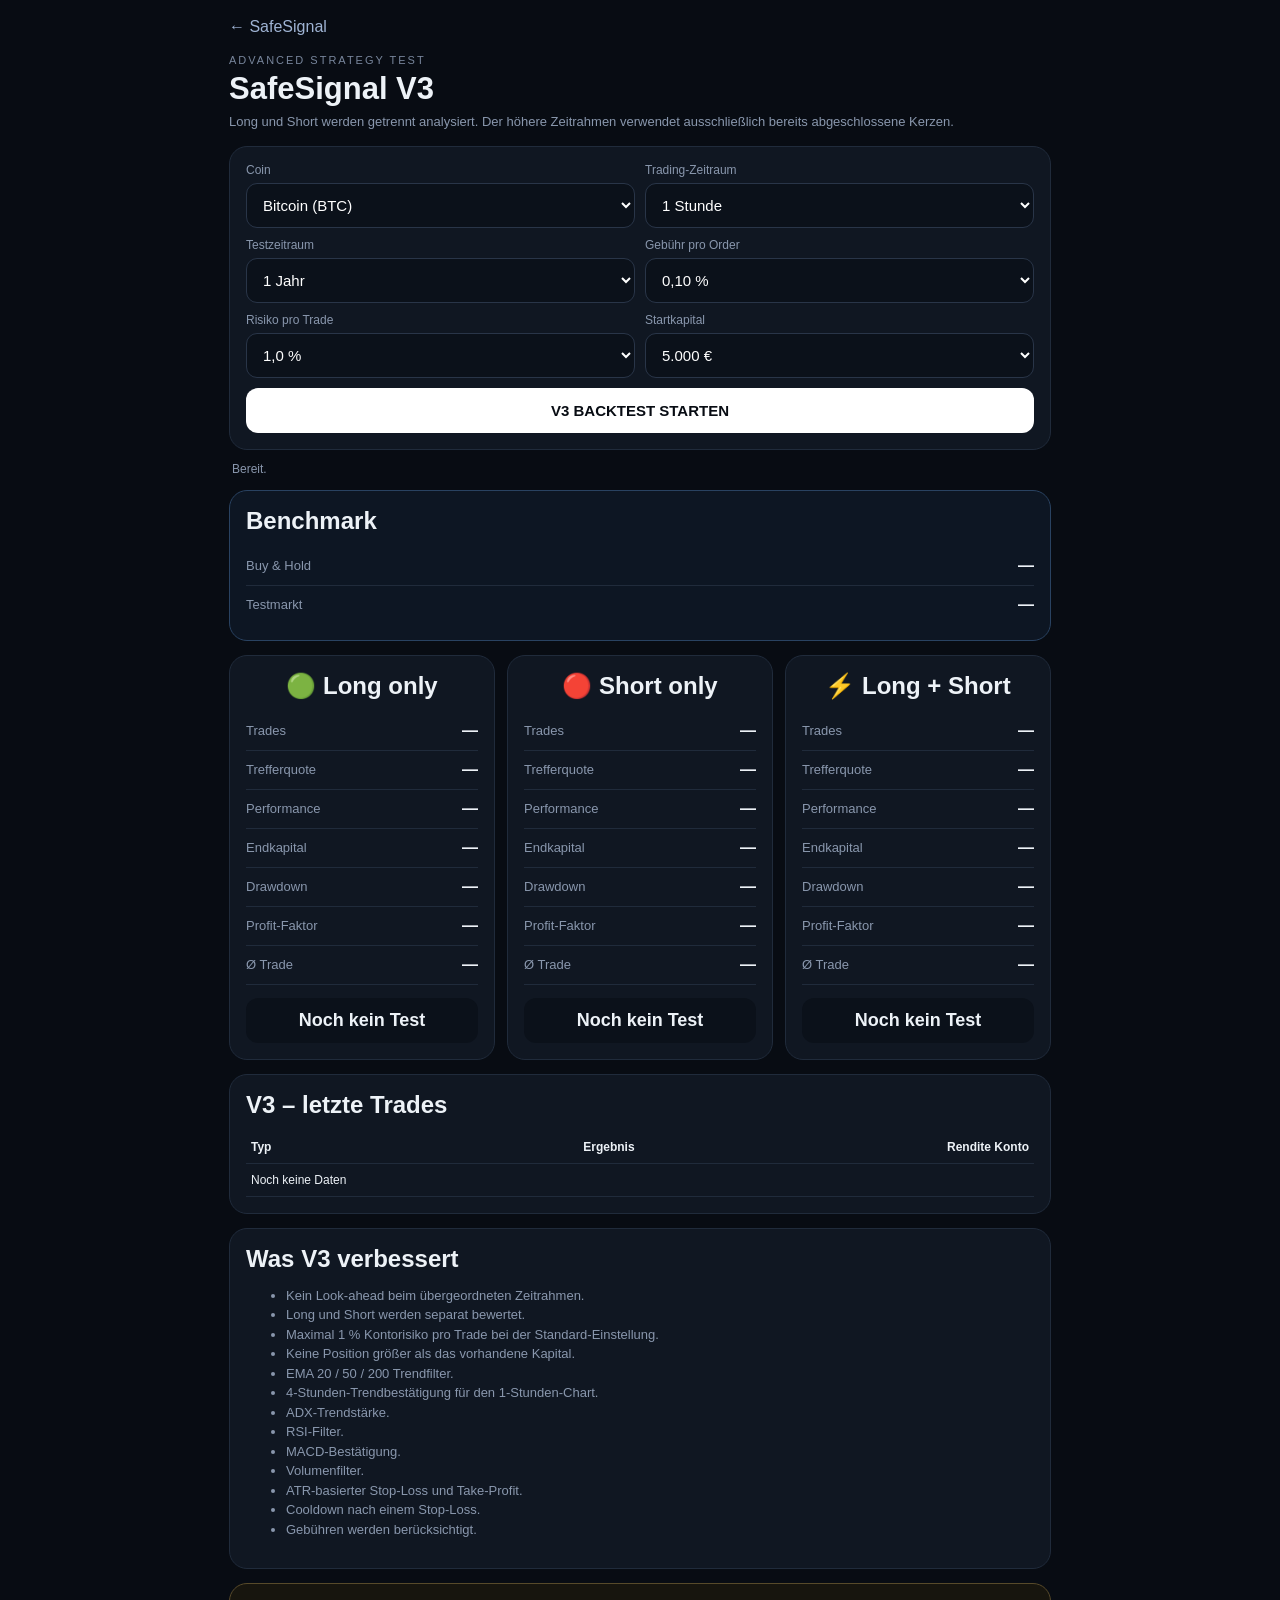
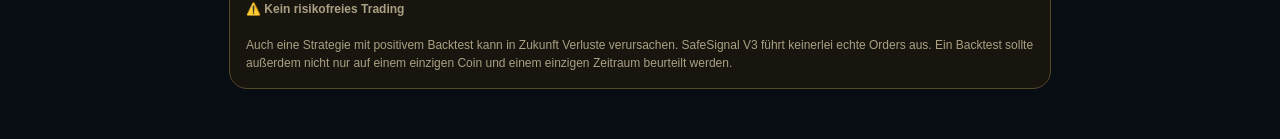
<file: backtest-v3.html>
<!DOCTYPE html>
<html lang="de">
<head>
<meta charset="UTF-8">
<meta name="viewport" content="width=device-width,initial-scale=1.0">
<meta name="theme-color" content="#080c13">

<title>SafeSignal V3</title>

<style>
*{box-sizing:border-box}

body{
margin:0;
background:#080c13;
color:#edf2f7;
font-family:-apple-system,BlinkMacSystemFont,"Segoe UI",sans-serif
}

main{
max-width:850px;
margin:auto;
padding:18px 14px 50px
}

a{
color:#9fb4d4;
text-decoration:none
}

.eyebrow{
color:#78869c;
font-size:11px;
letter-spacing:2px
}

h1{
font-size:31px;
margin:5px 0
}

h2{
margin:0 0 12px
}

.subtitle{
color:#8997ad;
font-size:13px;
line-height:1.5
}

.card{
background:#101722;
border:1px solid #202b3b;
border-radius:18px;
padding:16px;
margin-top:14px
}

.controls{
display:grid;
grid-template-columns:1fr 1fr;
gap:10px
}

label{
font-size:12px;
color:#8997ad
}

select{
display:block;
width:100%;
margin-top:6px;
padding:12px;
background:#0b111a;
color:white;
border:1px solid #293548;
border-radius:11px;
font-size:15px
}

button{
grid-column:1/-1;
padding:14px;
border:0;
border-radius:12px;
background:white;
color:#080c13;
font-weight:900;
font-size:15px
}

button:disabled{
opacity:.5
}

#status{
margin:12px 3px;
color:#8997ad;
font-size:12px
}

.summary{
display:grid;
grid-template-columns:repeat(2,1fr);
gap:10px
}

.result h2{
text-align:center
}

.metric{
display:flex;
justify-content:space-between;
align-items:center;
padding:10px 0;
border-bottom:1px solid #202b3b
}

.metric:last-child{
border-bottom:0
}

.metric span{
color:#8997ad;
font-size:13px
}

.metric strong{
font-size:16px
}

.good{color:#70e5b7}
.bad{color:#ff899a}
.warn{color:#ffd27a}

.rating{
margin-top:13px;
padding:12px;
background:#0b111a;
border-radius:12px;
text-align:center;
font-size:18px;
font-weight:850
}

.highlight{
font-size:26px!important
}

.compare{
display:grid;
grid-template-columns:repeat(3,1fr);
gap:12px
}

.info{
border:1px solid #294261;
background:#0d1623
}

.warning{
border:1px solid #574a2a;
background:#17150e;
color:#aaa084;
line-height:1.5;
font-size:12px
}

table{
width:100%;
border-collapse:collapse;
font-size:12px
}

th,td{
padding:9px 5px;
border-bottom:1px solid #202b3b;
text-align:right
}

th:first-child,
td:first-child{
text-align:left
}

@media(max-width:700px){

.compare{
grid-template-columns:1fr
}

}

</style>
</head>

<body>

<main>

<a href="index.html">
← SafeSignal
</a>

<div style="margin-top:18px">

<div class="eyebrow">
ADVANCED STRATEGY TEST
</div>

<h1>SafeSignal V3</h1>

<div class="subtitle">
Long und Short werden getrennt analysiert.
Der höhere Zeitrahmen verwendet ausschließlich bereits abgeschlossene Kerzen.
</div>

</div>


<section class="card controls">

<label>
Coin

<select id="symbol">
<option value="BTCUSDT">Bitcoin (BTC)</option>
<option value="ETHUSDT">Ethereum (ETH)</option>
<option value="SOLUSDT">Solana (SOL)</option>
<option value="BNBUSDT">BNB</option>
<option value="XRPUSDT">XRP</option>
<option value="DOGEUSDT">Dogecoin</option>
</select>

</label>


<label>
Trading-Zeitraum

<select id="interval">
<option value="15m">15 Minuten</option>
<option value="1h" selected>1 Stunde</option>
<option value="4h">4 Stunden</option>
</select>

</label>


<label>
Testzeitraum

<select id="days">
<option value="90">90 Tage</option>
<option value="180">6 Monate</option>
<option value="365" selected>1 Jahr</option>
<option value="730">2 Jahre</option>
</select>

</label>


<label>
Gebühr pro Order

<select id="fee">
<option value="0">0 %</option>
<option value="0.0005">0,05 %</option>
<option value="0.001" selected>0,10 %</option>
<option value="0.0015">0,15 %</option>
</select>

</label>


<label>
Risiko pro Trade

<select id="risk">
<option value="0.005">0,5 %</option>
<option value="0.01" selected>1,0 %</option>
<option value="0.015">1,5 %</option>
<option value="0.02">2,0 %</option>
</select>

</label>


<label>
Startkapital

<select id="capital">
<option value="1000">1.000 €</option>
<option value="5000" selected>5.000 €</option>
<option value="10000">10.000 €</option>
</select>

</label>


<button id="run">
V3 BACKTEST STARTEN
</button>

</section>


<div id="status">
Bereit.
</div>


<section class="card info">

<h2>Benchmark</h2>

<div class="metric">

<span>Buy & Hold</span>

<strong id="hold">
—
</strong>

</div>

<div class="metric">

<span>Testmarkt</span>

<strong id="market">
—
</strong>

</div>

</section>


<div class="compare">


<section class="card result">

<h2>🟢 Long only</h2>

<div class="metric">
<span>Trades</span>
<strong id="longTrades">—</strong>
</div>

<div class="metric">
<span>Trefferquote</span>
<strong id="longWin">—</strong>
</div>

<div class="metric">
<span>Performance</span>
<strong id="longPerf">—</strong>
</div>

<div class="metric">
<span>Endkapital</span>
<strong id="longCapital">—</strong>
</div>

<div class="metric">
<span>Drawdown</span>
<strong id="longDD">—</strong>
</div>

<div class="metric">
<span>Profit-Faktor</span>
<strong id="longPF">—</strong>
</div>

<div class="metric">
<span>Ø Trade</span>
<strong id="longAvg">—</strong>
</div>

<div class="rating" id="longRating">
Noch kein Test
</div>

</section>



<section class="card result">

<h2>🔴 Short only</h2>

<div class="metric">
<span>Trades</span>
<strong id="shortTrades">—</strong>
</div>

<div class="metric">
<span>Trefferquote</span>
<strong id="shortWin">—</strong>
</div>

<div class="metric">
<span>Performance</span>
<strong id="shortPerf">—</strong>
</div>

<div class="metric">
<span>Endkapital</span>
<strong id="shortCapital">—</strong>
</div>

<div class="metric">
<span>Drawdown</span>
<strong id="shortDD">—</strong>
</div>

<div class="metric">
<span>Profit-Faktor</span>
<strong id="shortPF">—</strong>
</div>

<div class="metric">
<span>Ø Trade</span>
<strong id="shortAvg">—</strong>
</div>

<div class="rating" id="shortRating">
Noch kein Test
</div>

</section>



<section class="card result">

<h2>⚡ Long + Short</h2>

<div class="metric">
<span>Trades</span>
<strong id="bothTrades">—</strong>
</div>

<div class="metric">
<span>Trefferquote</span>
<strong id="bothWin">—</strong>
</div>

<div class="metric">
<span>Performance</span>
<strong id="bothPerf">—</strong>
</div>

<div class="metric">
<span>Endkapital</span>
<strong id="bothCapital">—</strong>
</div>

<div class="metric">
<span>Drawdown</span>
<strong id="bothDD">—</strong>
</div>

<div class="metric">
<span>Profit-Faktor</span>
<strong id="bothPF">—</strong>
</div>

<div class="metric">
<span>Ø Trade</span>
<strong id="bothAvg">—</strong>
</div>

<div class="rating" id="bothRating">
Noch kein Test
</div>

</section>

</div>


<section class="card">

<h2>V3 – letzte Trades</h2>

<div style="overflow:auto">

<table>

<thead>
<tr>
<th>Typ</th>
<th>Ergebnis</th>
<th>Rendite Konto</th>
</tr>
</thead>

<tbody id="tradeList">

<tr>
<td colspan="3">
Noch keine Daten
</td>
</tr>

</tbody>

</table>

</div>

</section>


<section class="card">

<h2>Was V3 verbessert</h2>

<div class="subtitle">

<ul>

<li>
Kein Look-ahead beim übergeordneten Zeitrahmen.
</li>

<li>
Long und Short werden separat bewertet.
</li>

<li>
Maximal 1 % Kontorisiko pro Trade bei der Standard-Einstellung.
</li>

<li>
Keine Position größer als das vorhandene Kapital.
</li>

<li>
EMA 20 / 50 / 200 Trendfilter.
</li>

<li>
4-Stunden-Trendbestätigung für den 1-Stunden-Chart.
</li>

<li>
ADX-Trendstärke.
</li>

<li>
RSI-Filter.
</li>

<li>
MACD-Bestätigung.
</li>

<li>
Volumenfilter.
</li>

<li>
ATR-basierter Stop-Loss und Take-Profit.
</li>

<li>
Cooldown nach einem Stop-Loss.
</li>

<li>
Gebühren werden berücksichtigt.
</li>

</ul>

</div>

</section>


<section class="card warning">

<b>⚠️ Kein risikofreies Trading</b>

<br><br>

Auch eine Strategie mit positivem Backtest kann in Zukunft Verluste verursachen.

SafeSignal V3 führt keinerlei echte Orders aus.

Ein Backtest sollte außerdem nicht nur auf einem einzigen Coin
und einem einzigen Zeitraum beurteilt werden.

</section>

</main>


<script>

const API =
"https://api.binance.com/api/v3";

const $ =
id =>
document.getElementById(id);



function ema(v,p){

const r =
Array(v.length).fill(null);

if(v.length<p)
return r;

let e =
v.slice(0,p)
.reduce((a,b)=>a+b,0)
/p;

r[p-1]=e;

const k =
2/(p+1);

for(let i=p;i<v.length;i++){

e =
v[i]*k
+
e*(1-k);

r[i]=e;

}

return r;

}



function rsi(v,p=14){

const r =
Array(v.length).fill(null);

let gain=0;
let loss=0;

for(let i=1;i<=p;i++){

const d =
v[i]-v[i-1];

gain += Math.max(d,0);
loss += Math.max(-d,0);

}

let avgGain =
gain/p;

let avgLoss =
loss/p;

r[p] =
avgLoss===0
?100
:100-100/(1+avgGain/avgLoss);

for(let i=p+1;i<v.length;i++){

const d =
v[i]-v[i-1];

avgGain =
(
avgGain*(p-1)
+
Math.max(d,0)
)
/p;

avgLoss =
(
avgLoss*(p-1)
+
Math.max(-d,0)
)
/p;

r[i] =
avgLoss===0
?100
:100-100/(1+avgGain/avgLoss);

}

return r;

}



function atr(h,l,c,p=14){

const result =
Array(c.length).fill(null);

const tr =
Array(c.length).fill(null);

for(let i=1;i<c.length;i++){

tr[i] =
Math.max(

h[i]-l[i],

Math.abs(
h[i]-c[i-1]
),

Math.abs(
l[i]-c[i-1]
)

);

}

let value=0;

for(let i=1;i<=p;i++)
value+=tr[i];

value/=p;

result[p]=value;

for(let i=p+1;i<c.length;i++){

value =
(
value*(p-1)
+
tr[i]
)
/p;

result[i]=value;

}

return result;

}



function adx(h,l,c,p=14){

const len=c.length;

const TR =
Array(len).fill(0);

const plusDM =
Array(len).fill(0);

const minusDM =
Array(len).fill(0);

const result =
Array(len).fill(null);

for(let i=1;i<len;i++){

const up =
h[i]-h[i-1];

const down =
l[i-1]-l[i];

plusDM[i] =
up>down && up>0
?up
:0;

minusDM[i] =
down>up && down>0
?down
:0;

TR[i] =
Math.max(

h[i]-l[i],

Math.abs(
h[i]-c[i-1]
),

Math.abs(
l[i]-c[i-1]
)

);

}

let trs=0;
let ps=0;
let ms=0;

for(let i=1;i<=p;i++){

trs+=TR[i];
ps+=plusDM[i];
ms+=minusDM[i];

}

const dx =
Array(len).fill(null);

for(let i=p;i<len;i++){

if(i>p){

trs =
trs-trs/p+TR[i];

ps =
ps-ps/p+plusDM[i];

ms =
ms-ms/p+minusDM[i];

}

const plusDI =
trs===0
?0
:100*ps/trs;

const minusDI =
trs===0
?0
:100*ms/trs;

dx[i] =
plusDI+minusDI===0
?0
:100*
Math.abs(plusDI-minusDI)
/
(plusDI+minusDI);

}

let sum=0;
let count=0;

for(let i=p;i<len;i++){

if(dx[i]!==null){

sum+=dx[i];
count++;

if(count===p)
break;

}

}

if(count<p)
return result;

let current =
sum/p;

const start =
p+count-1;

result[start]=current;

for(let i=start+1;i<len;i++){

current =
(
current*(p-1)
+
dx[i]
)
/p;

result[i]=current;

}

return result;

}



function indicators(data){

const open =
data.map(x=>Number(x[1]));

const high =
data.map(x=>Number(x[2]));

const low =
data.map(x=>Number(x[3]));

const close =
data.map(x=>Number(x[4]));

const volume =
data.map(x=>Number(x[5]));

const openTime =
data.map(x=>Number(x[0]));

const closeTime =
data.map(x=>Number(x[6]));


const e20 =
ema(close,20);

const e50 =
ema(close,50);

const e200 =
ema(close,200);

const RS =
rsi(close);

const ATR =
atr(high,low,close);

const ADX =
adx(high,low,close);


const e12 =
ema(close,12);

const e26 =
ema(close,26);

const macd =
Array(close.length)
.fill(null);


for(let i=26;i<close.length;i++){

if(
e12[i]!==null &&
e26[i]!==null
){

macd[i] =
e12[i]-e26[i];

}

}


const clean=[];
const map=[];

for(let i=0;i<macd.length;i++){

if(macd[i]!==null){

clean.push(macd[i]);
map.push(i);

}

}

const sigClean =
ema(clean,9);

const macdSignal =
Array(close.length)
.fill(null);


for(let i=0;i<sigClean.length;i++){

macdSignal[
map[i]
]
=
sigClean[i];

}


return{

open,
high,
low,
close,
volume,
openTime,
closeTime,

e20,
e50,
e200,

RS,
ATR,
ADX,

macd,
macdSignal

};

}



function volumeRatio(i,ind){

if(i<20)
return 0;

let avg=0;

for(
let x=i-20;
x<i;
x++
){

avg +=
ind.volume[x];

}

avg /= 20;

if(avg===0)
return 0;

return
ind.volume[i]
/
avg;

}



function latestClosedHigher(
baseClose,
higher
){

let low=0;

let high =
higher.closeTime.length-1;

let best=-1;


while(low<=high){

const mid =
Math.floor(
(low+high)/2
);


if(
higher.closeTime[mid]
<=
baseClose
){

best=mid;

low=mid+1;

}else{

high=mid-1;

}

}

return best;

}



function signalV3(
i,
ind,
higher
){

if(i<200)
return {
signal:"WARTEN"
};


const price =
ind.close[i];

const R =
ind.RS[i];

const A =
ind.ATR[i];

const AX =
ind.ADX[i];

const M =
ind.macd[i];

const MS =
ind.macdSignal[i];


if(
R===null ||
A===null ||
AX===null ||
M===null ||
MS===null
){

return{
signal:"WARTEN"
};

}


const bullTrend =

price >
ind.e20[i]

&&

ind.e20[i] >
ind.e50[i]

&&

ind.e50[i] >
ind.e200[i];


const bearTrend =

price <
ind.e20[i]

&&

ind.e20[i] <
ind.e50[i]

&&

ind.e50[i] <
ind.e200[i];


if(
!bullTrend &&
!bearTrend
){

return{
signal:"WARTEN"
};

}


if(
AX < 22
){

return{
signal:"WARTEN"
};

}


const vr =
volumeRatio(i,ind);


if(
vr < 1.15
){

return{
signal:"WARTEN"
};

}


const emaDistance =
Math.abs(
price-ind.e200[i]
)
/price;


if(
emaDistance < 0.008
){

return{
signal:"WARTEN"
};

}



const higherIndex =
latestClosedHigher(

ind.closeTime[i],

higher

);


if(
higherIndex < 200
){

return{
signal:"WARTEN"
};

}


const hp =
higher.close[
higherIndex
];


const higherBull =

hp >
higher.e20[higherIndex]

&&

higher.e20[higherIndex] >
higher.e50[higherIndex]

&&

higher.e50[higherIndex] >
higher.e200[higherIndex];


const higherBear =

hp <
higher.e20[higherIndex]

&&

higher.e20[higherIndex] <
higher.e50[higherIndex]

&&

higher.e50[higherIndex] <
higher.e200[higherIndex];



let bullScore=0;
let bearScore=0;


if(bullTrend)
bullScore+=30;

if(bearTrend)
bearScore+=30;


if(M>MS)
bullScore+=20;

else
bearScore+=20;


if(
R>=52 &&
R<=65
){

bullScore+=20;

}


if(
R<=48 &&
R>=35
){

bearScore+=20;

}


if(vr>=1.15){

bullScore+=15;
bearScore+=15;

}


if(AX>=25){

bullScore+=10;
bearScore+=10;

}


if(
bullTrend &&
higherBull
){

bullScore+=20;

}


if(
bearTrend &&
higherBear
){

bearScore+=20;

}



if(

bullScore>=85

&&

bullScore-bearScore>=30

&&

higherBull

&&

R<68

){

return{

signal:"KAUFEN",

atr:A,

score:bullScore

};

}



if(

bearScore>=85

&&

bearScore-bullScore>=30

&&

higherBear

&&

R>32

){

return{

signal:"VERKAUFEN",

atr:A,

score:bearScore

};

}


return{
signal:"WARTEN"
};

}



async function loadHistory(
symbol,
interval,
start,
end
){

const result=[];

let cursor=start;


while(cursor<end){

$("status").textContent =

"Daten werden geladen · "
+
result.length
+
" Kerzen";


const url =

API
+
"/klines?symbol="
+
symbol
+
"&interval="
+
interval
+
"&startTime="
+
cursor
+
"&endTime="
+
end
+
"&limit=1000";


const response =
await fetch(url);


if(!response.ok){

throw new Error(
"Marktdaten konnten nicht geladen werden."
);

}


const batch =
await response.json();


if(batch.length===0)
break;


result.push(...batch);


cursor =
Number(
batch[
batch.length-1
][0]
)
+1;


if(batch.length<1000)
break;


await new Promise(
resolve =>
setTimeout(resolve,80)
);

}


return result;

}



function runStrategy(
data,
higher,
fee,
riskPct,
initialCapital,
mode,
targetStart
){

const ind =
indicators(data);


let equity =
initialCapital;


let peak =
initialCapital;


let maxDrawdown=0;


let position=null;


let cooldownUntil=-1;


const trades=[];


for(
let i=200;
i<data.length-1;
i++
){


if(
ind.closeTime[i]
<
targetStart
)
continue;



if(position){


const candleHigh =
ind.high[i];

const candleLow =
ind.low[i];


let exit=null;
let reason=null;


if(
position.type==="LONG"
){

if(
candleLow <=
position.stop
){

exit =
position.stop;

reason =
"Stop-Loss";

}

else if(
candleHigh >=
position.tp
){

exit =
position.tp;

reason =
"Take-Profit";

}

}


else{


if(
candleHigh >=
position.stop
){

exit =
position.stop;

reason =
"Stop-Loss";

}

else if(
candleLow <=
position.tp
){

exit =
position.tp;

reason =
"Take-Profit";

}

}



if(exit!==null){


let rawReturn;


if(
position.type==="LONG"
){

rawReturn =
(
exit-position.entry
)
/position.entry;

}


else{

rawReturn =
(
position.entry-exit
)
/position.entry;

}



const feeReturn =
fee
*
2
*
position.positionFraction;


const accountReturn =

rawReturn
*
position.positionFraction

-

feeReturn;


equity *=
1 + accountReturn;


if(equity>peak)
peak=equity;


const dd =
(
peak-equity
)
/peak;


if(dd>maxDrawdown)
maxDrawdown=dd;


trades.push({

type:
position.type,

result:
reason,

return:
accountReturn

});


if(
reason==="Stop-Loss"
){

cooldownUntil =
i+12;

}


position=null;

}


continue;

}



if(
i < cooldownUntil
)
continue;



const s =
signalV3(
i,
ind,
higher
);


if(
s.signal==="WARTEN"
)
continue;



if(
mode==="LONG"
&&
s.signal!=="KAUFEN"
)
continue;


if(
mode==="SHORT"
&&
s.signal!=="VERKAUFEN"
)
continue;



const entry =
ind.open[i+1];


const A =
s.atr;


if(!A)
continue;



let stop;
let tp;
let type;



if(
s.signal==="KAUFEN"
){

type="LONG";

stop =
entry -
1.5*A;

tp =
entry +
3*A;

}


else{

type="SHORT";

stop =
entry +
1.5*A;

tp =
entry -
3*A;

}



const stopDistancePct =
Math.abs(
entry-stop
)
/entry;


if(
stopDistancePct <= 0
)
continue;



/*
Positionsgröße so berechnen,
dass maximal riskPct
des Kontos am Stop verloren wird.

Maximal 100 % Kapital im Trade.
*/

let positionFraction =

riskPct
/
stopDistancePct;


positionFraction =
Math.min(
positionFraction,
1
);



position={

type,

entry,

stop,

tp,

positionFraction

};

}



/*
Offene Position am Testende.
*/

if(position){


const exit =
ind.close[
ind.close.length-1
];


let rawReturn;


if(
position.type==="LONG"
){

rawReturn =
(
exit-position.entry
)
/position.entry;

}

else{

rawReturn =
(
position.entry-exit
)
/position.entry;

}


const accountReturn =

rawReturn
*
position.positionFraction

-

fee
*
2
*
position.positionFraction;


equity *=
1 + accountReturn;


trades.push({

type:
position.type,

result:
"Testende",

return:
accountReturn

});

}



return{

trades,

equity,

initialCapital,

maxDrawdown

};

}



function stats(result){

const trades =
result.trades;


const wins =
trades.filter(
t=>t.return>0
);


const losses =
trades.filter(
t=>t.return<=0
);


const grossProfit =
wins.reduce(
(s,t)=>s+t.return,
0
);


const grossLoss =
Math.abs(

losses.reduce(
(s,t)=>s+t.return,
0
)

);


const profitFactor =

grossLoss>0

?

grossProfit/grossLoss

:

grossProfit>0

?

Infinity

:

0;


const winRate =

trades.length

?

wins.length
/
trades.length
*
100

:

0;


const performance =

(
result.equity
/
result.initialCapital
-
1
)
*
100;


const average =

trades.length

?

trades.reduce(
(s,t)=>s+t.return,
0
)
/
trades.length
*
100

:

0;


return{

trades:
trades.length,

winRate,

performance,

capital:
result.equity,

drawdown:
result.maxDrawdown*100,

profitFactor,

average

};

}



function euro(value){

return value
.toLocaleString(
"de-DE",
{
style:"currency",
currency:"EUR",
maximumFractionDigits:2
}
);

}



function PF(value){

return value===Infinity
?"∞"
:value.toFixed(2);

}



function rating(s){

if(
s.trades < 20
){

return "⚠️ Zu wenig Trades";

}


if(

s.performance>0

&&

s.profitFactor>=1.5

&&

s.drawdown<15

){

return "🟢 Stark";

}


if(

s.performance>0

&&

s.profitFactor>=1.2

){

return "🟡 Interessant";

}


return "🔴 Schwach";

}



function display(
prefix,
s
){

$(prefix+"Trades")
.textContent =
s.trades;


$(prefix+"Win")
.textContent =
s.winRate.toFixed(1)
+
"%";


$(prefix+"Perf")
.textContent =

(
s.performance>=0
?"+"
:""
)

+
s.performance.toFixed(2)
+
"%";


$(prefix+"Capital")
.textContent =
euro(s.capital);


$(prefix+"DD")
.textContent =
"-"
+
s.drawdown.toFixed(2)
+
"%";


$(prefix+"PF")
.textContent =
PF(s.profitFactor);


$(prefix+"Avg")
.textContent =

(
s.average>=0
?"+"
:""
)

+
s.average.toFixed(2)
+
"%";


$(prefix+"Perf")
.className =

s.performance>=0
?"good"
:"bad";


$(prefix+"Rating")
.textContent =
rating(s);

}



function showTrades(trades){

const recent =
trades
.slice(-15)
.reverse();


if(!recent.length){

$("tradeList").innerHTML =

"<tr><td colspan='3'>Keine Trades</td></tr>";

return;

}


$("tradeList").innerHTML =

recent.map(

t=>

"<tr>"
+
"<td>"
+
t.type
+
"</td>"
+
"<td>"
+
t.result
+
"</td>"
+
"<td>"
+
(
t.return>=0
?"+"
:""
)
+
(
t.return*100
).toFixed(2)
+
"%</td>"
+
"</tr>"

).join("");

}



function higherInterval(interval){

if(
interval==="4h"
)
return "1d";

return "4h";

}



async function run(){

const button =
$("run");

button.disabled=true;


try{


const symbol =
$("symbol").value;


const interval =
$("interval").value;


const days =
Number(
$("days").value
);


const fee =
Number(
$("fee").value
);


const risk =
Number(
$("risk").value
);


const capital =
Number(
$("capital").value
);



const now =
Date.now();


const targetStart =

now
-
days
*
24
*
60
*
60
*
1000;


/*
Extra Historie für EMA200.
*/

const warmup =

targetStart
-
120
*
24
*
60
*
60
*
1000;



$("status").textContent =
"Trading-Daten werden geladen…";


const data =

await loadHistory(

symbol,

interval,

warmup,

now

);



const higherTF =
higherInterval(
interval
);


$("status").textContent =

"Übergeordnetes "
+
higherTF
+
"-Trendfenster wird geladen…";


const higherData =

await loadHistory(

symbol,

higherTF,

warmup
-
180
*
24
*
60
*
60
*
1000,

now

);


const higher =
indicators(
higherData
);



if(
data.length<300 ||
higherData.length<250
){

throw new Error(
"Nicht genügend historische Daten."
);

}



/*
Buy & Hold
nur innerhalb des
gewählten Testzeitraums.
*/

let firstIndex =
data.findIndex(

x =>
Number(x[6])
>=
targetStart

);


if(firstIndex<0)
firstIndex=0;


const firstPrice =
Number(
data[firstIndex][4]
);


const lastPrice =
Number(
data[
data.length-1
][4]
);


const hold =

(
lastPrice
/
firstPrice
-
1
)
*
100;



$("hold").textContent =

(
hold>=0
?"+"
:""
)

+
hold.toFixed(2)
+
"%";


$("hold").className =

hold>=0
?"good"
:"bad";


$("market").textContent =

symbol
+
" · "
+
interval
+
" · "
+
days
+
" Tage";



$("status").textContent =
"Long-only wird getestet…";


const longResult =

runStrategy(

data,
higher,
fee,
risk,
capital,
"LONG",
targetStart

);



$("status").textContent =
"Short-only wird getestet…";


const shortResult =

runStrategy(

data,
higher,
fee,
risk,
capital,
"SHORT",
targetStart

);



$("status").textContent =
"Long + Short wird getestet…";


const bothResult =

runStrategy(

data,
higher,
fee,
risk,
capital,
"BOTH",
targetStart

);



display(
"long",
stats(longResult)
);


display(
"short",
stats(shortResult)
);


display(
"both",
stats(bothResult)
);


showTrades(
bothResult.trades
);



$("status").textContent =

"V3 abgeschlossen · "
+
data.length
+
" Trading-Kerzen analysiert.";


}

catch(error){

$("status").textContent =

"Fehler: "
+
error.message;

}


button.disabled=false;

}



$("run")
.addEventListener(
"click",
run
);

</script>

</body>
</html>
</file>
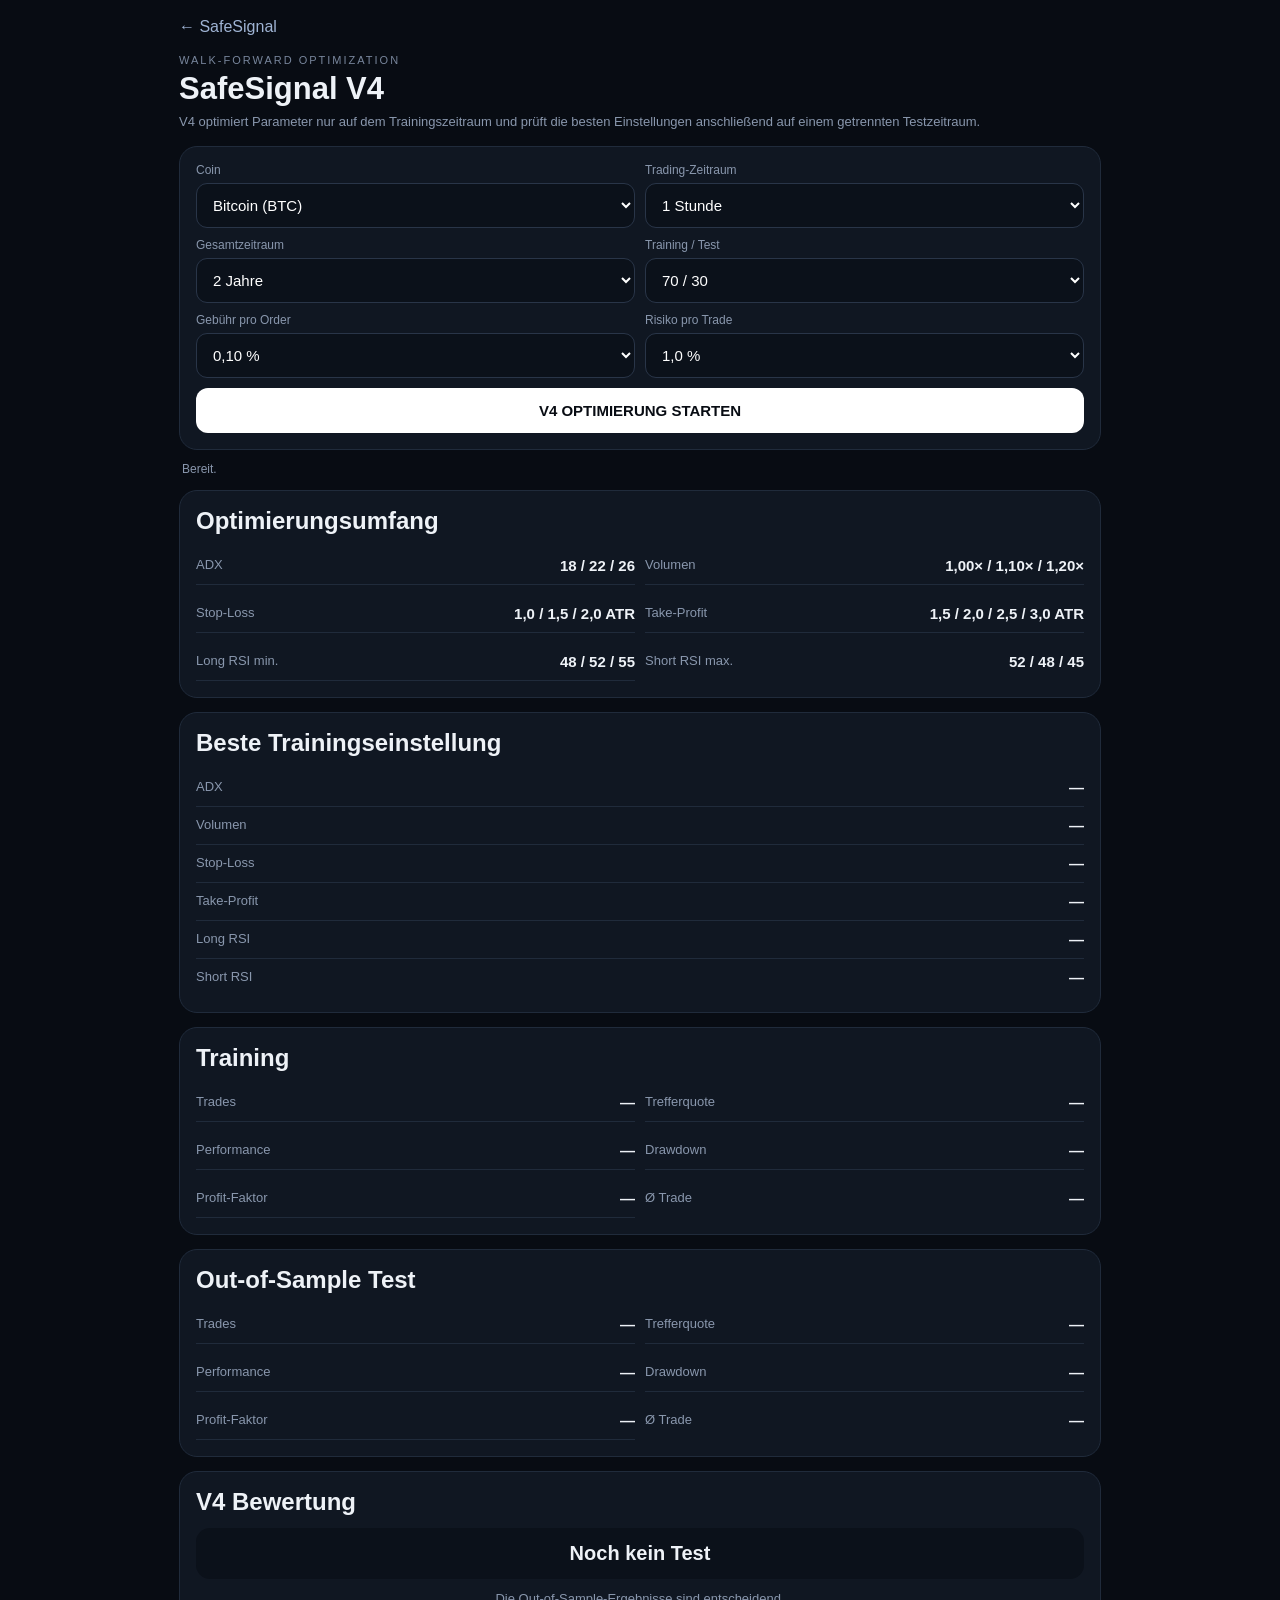
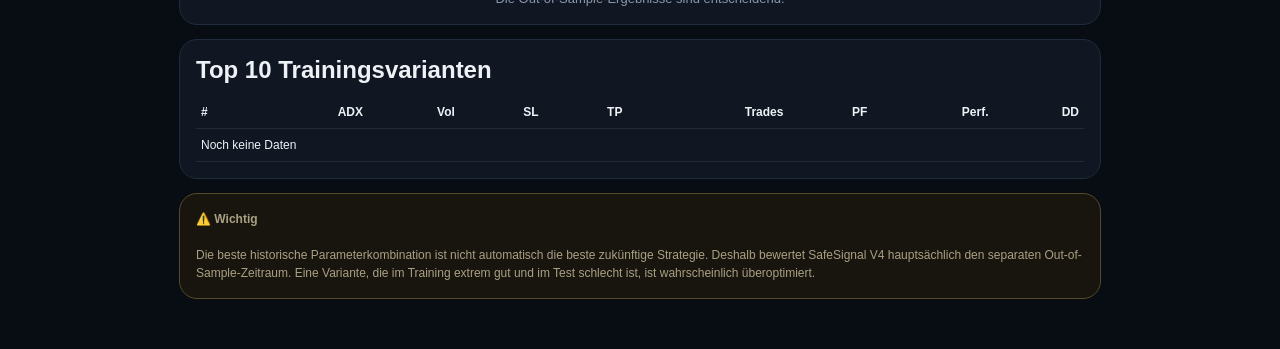
<file: backtest-v4.html>
<!DOCTYPE html>
<html lang="de">
<head>
<meta charset="UTF-8">
<meta name="viewport" content="width=device-width,initial-scale=1.0">
<meta name="theme-color" content="#080c13">
<title>SafeSignal V4 Optimizer</title>

<style>
*{box-sizing:border-box}
body{
margin:0;
background:#080c13;
color:#eef2f7;
font-family:-apple-system,BlinkMacSystemFont,"Segoe UI",sans-serif
}
main{
max-width:950px;
margin:auto;
padding:18px 14px 50px
}
a{color:#9fb4d4;text-decoration:none}
.eyebrow{font-size:11px;letter-spacing:2px;color:#78869c}
h1{margin:5px 0;font-size:31px}
h2{margin:0 0 12px}
.subtitle{color:#8997ad;font-size:13px;line-height:1.5}
.card{
background:#101722;
border:1px solid #202b3b;
border-radius:18px;
padding:16px;
margin-top:14px
}
.controls{
display:grid;
grid-template-columns:1fr 1fr;
gap:10px
}
label{
font-size:12px;
color:#8997ad
}
select{
display:block;
width:100%;
margin-top:6px;
padding:12px;
background:#0b111a;
color:white;
border:1px solid #293548;
border-radius:11px;
font-size:15px
}
button{
grid-column:1/-1;
padding:14px;
border:0;
border-radius:12px;
background:white;
color:#080c13;
font-weight:900;
font-size:15px
}
button:disabled{opacity:.5}
#status{
margin:12px 3px;
color:#8997ad;
font-size:12px
}
.grid{
display:grid;
grid-template-columns:repeat(2,1fr);
gap:10px
}
.metric{
display:flex;
justify-content:space-between;
gap:12px;
padding:10px 0;
border-bottom:1px solid #202b3b
}
.metric:last-child{border-bottom:0}
.metric span{color:#8997ad;font-size:13px}
.metric b{font-size:15px;text-align:right}
.good{color:#70e5b7}
.bad{color:#ff899a}
.warn{color:#ffd27a}
table{
width:100%;
border-collapse:collapse;
font-size:12px
}
th,td{
padding:9px 5px;
border-bottom:1px solid #202b3b;
text-align:right
}
th:first-child,td:first-child{text-align:left}
.scroll{overflow:auto}
.rating{
padding:14px;
background:#0b111a;
border-radius:14px;
text-align:center;
font-size:20px;
font-weight:900
}
.warning{
border:1px solid #574a2a;
background:#17150e;
color:#aaa084;
font-size:12px;
line-height:1.5
}
@media(max-width:650px){
.grid{grid-template-columns:1fr}
}
</style>
</head>

<body>
<main>

<a href="index.html">← SafeSignal</a>

<div style="margin-top:18px">
<div class="eyebrow">WALK-FORWARD OPTIMIZATION</div>
<h1>SafeSignal V4</h1>

<div class="subtitle">
V4 optimiert Parameter nur auf dem Trainingszeitraum und prüft
die besten Einstellungen anschließend auf einem getrennten Testzeitraum.
</div>
</div>

<section class="card controls">

<label>
Coin
<select id="symbol">
<option value="BTCUSDT">Bitcoin (BTC)</option>
<option value="ETHUSDT">Ethereum (ETH)</option>
<option value="SOLUSDT">Solana (SOL)</option>
<option value="BNBUSDT">BNB</option>
<option value="XRPUSDT">XRP</option>
<option value="DOGEUSDT">Dogecoin</option>
</select>
</label>

<label>
Trading-Zeitraum
<select id="interval">
<option value="15m">15 Minuten</option>
<option value="1h" selected>1 Stunde</option>
<option value="4h">4 Stunden</option>
</select>
</label>

<label>
Gesamtzeitraum
<select id="days">
<option value="365">1 Jahr</option>
<option value="730" selected>2 Jahre</option>
<option value="1095">3 Jahre</option>
</select>
</label>

<label>
Training / Test
<select id="split">
<option value="0.6">60 / 40</option>
<option value="0.7" selected>70 / 30</option>
<option value="0.8">80 / 20</option>
</select>
</label>

<label>
Gebühr pro Order
<select id="fee">
<option value="0">0 %</option>
<option value="0.0005">0,05 %</option>
<option value="0.001" selected>0,10 %</option>
<option value="0.0015">0,15 %</option>
</select>
</label>

<label>
Risiko pro Trade
<select id="risk">
<option value="0.005">0,5 %</option>
<option value="0.01" selected>1,0 %</option>
<option value="0.015">1,5 %</option>
</select>
</label>

<button id="run">
V4 OPTIMIERUNG STARTEN
</button>

</section>

<div id="status">
Bereit.
</div>

<section class="card">

<h2>Optimierungsumfang</h2>

<div class="grid">

<div class="metric">
<span>ADX</span>
<b>18 / 22 / 26</b>
</div>

<div class="metric">
<span>Volumen</span>
<b>1,00× / 1,10× / 1,20×</b>
</div>

<div class="metric">
<span>Stop-Loss</span>
<b>1,0 / 1,5 / 2,0 ATR</b>
</div>

<div class="metric">
<span>Take-Profit</span>
<b>1,5 / 2,0 / 2,5 / 3,0 ATR</b>
</div>

<div class="metric">
<span>Long RSI min.</span>
<b>48 / 52 / 55</b>
</div>

<div class="metric">
<span>Short RSI max.</span>
<b>52 / 48 / 45</b>
</div>

</div>

</section>

<section class="card">

<h2>Beste Trainingseinstellung</h2>

<div class="metric">
<span>ADX</span>
<b id="bestADX">—</b>
</div>

<div class="metric">
<span>Volumen</span>
<b id="bestVolume">—</b>
</div>

<div class="metric">
<span>Stop-Loss</span>
<b id="bestSL">—</b>
</div>

<div class="metric">
<span>Take-Profit</span>
<b id="bestTP">—</b>
</div>

<div class="metric">
<span>Long RSI</span>
<b id="bestLongRSI">—</b>
</div>

<div class="metric">
<span>Short RSI</span>
<b id="bestShortRSI">—</b>
</div>

</section>

<section class="card">

<h2>Training</h2>

<div class="grid">

<div class="metric">
<span>Trades</span>
<b id="trainTrades">—</b>
</div>

<div class="metric">
<span>Trefferquote</span>
<b id="trainWin">—</b>
</div>

<div class="metric">
<span>Performance</span>
<b id="trainPerf">—</b>
</div>

<div class="metric">
<span>Drawdown</span>
<b id="trainDD">—</b>
</div>

<div class="metric">
<span>Profit-Faktor</span>
<b id="trainPF">—</b>
</div>

<div class="metric">
<span>Ø Trade</span>
<b id="trainAvg">—</b>
</div>

</div>

</section>

<section class="card">

<h2>Out-of-Sample Test</h2>

<div class="grid">

<div class="metric">
<span>Trades</span>
<b id="testTrades">—</b>
</div>

<div class="metric">
<span>Trefferquote</span>
<b id="testWin">—</b>
</div>

<div class="metric">
<span>Performance</span>
<b id="testPerf">—</b>
</div>

<div class="metric">
<span>Drawdown</span>
<b id="testDD">—</b>
</div>

<div class="metric">
<span>Profit-Faktor</span>
<b id="testPF">—</b>
</div>

<div class="metric">
<span>Ø Trade</span>
<b id="testAvg">—</b>
</div>

</div>

</section>

<section class="card">

<h2>V4 Bewertung</h2>

<div class="rating" id="rating">
Noch kein Test
</div>

<div class="subtitle" id="ratingText" style="margin-top:10px;text-align:center">
Die Out-of-Sample-Ergebnisse sind entscheidend.
</div>

</section>

<section class="card">

<h2>Top 10 Trainingsvarianten</h2>

<div class="scroll">

<table>

<thead>
<tr>
<th>#</th>
<th>ADX</th>
<th>Vol</th>
<th>SL</th>
<th>TP</th>
<th>Trades</th>
<th>PF</th>
<th>Perf.</th>
<th>DD</th>
</tr>
</thead>

<tbody id="topList">

<tr>
<td colspan="9">Noch keine Daten</td>
</tr>

</tbody>

</table>

</div>

</section>

<section class="card warning">

<b>⚠️ Wichtig</b><br><br>

Die beste historische Parameterkombination ist nicht automatisch die beste
zukünftige Strategie.

Deshalb bewertet SafeSignal V4 hauptsächlich den separaten
Out-of-Sample-Zeitraum.

Eine Variante, die im Training extrem gut und im Test schlecht ist,
ist wahrscheinlich überoptimiert.

</section>

</main>

<script>

const API =
"https://api.binance.com/api/v3";

const $ =
id => document.getElementById(id);


function ema(v,p){

const r =
Array(v.length).fill(null);

if(v.length<p)return r;

let e =
v.slice(0,p)
.reduce((a,b)=>a+b,0)/p;

r[p-1]=e;

const k =
2/(p+1);

for(let i=p;i<v.length;i++){

e =
v[i]*k +
e*(1-k);

r[i]=e;

}

return r;

}


function rsi(v,p=14){

const r =
Array(v.length).fill(null);

let g=0;
let l=0;

for(let i=1;i<=p;i++){

const d =
v[i]-v[i-1];

g += Math.max(d,0);
l += Math.max(-d,0);

}

let ag=g/p;
let al=l/p;

r[p] =
al===0
?100
:100-100/(1+ag/al);

for(let i=p+1;i<v.length;i++){

const d =
v[i]-v[i-1];

ag =
(
ag*(p-1)
+
Math.max(d,0)
)/p;

al =
(
al*(p-1)
+
Math.max(-d,0)
)/p;

r[i] =
al===0
?100
:100-100/(1+ag/al);

}

return r;

}


function atr(h,l,c,p=14){

const out =
Array(c.length).fill(null);

const tr =
Array(c.length).fill(null);

for(let i=1;i<c.length;i++){

tr[i] =
Math.max(
h[i]-l[i],
Math.abs(h[i]-c[i-1]),
Math.abs(l[i]-c[i-1])
);

}

let a=0;

for(let i=1;i<=p;i++)
a+=tr[i];

a/=p;

out[p]=a;

for(let i=p+1;i<c.length;i++){

a =
(
a*(p-1)
+
tr[i]
)/p;

out[i]=a;

}

return out;

}


function adx(h,l,c,p=14){

const n=c.length;

const TR =
Array(n).fill(0);

const plus =
Array(n).fill(0);

const minus =
Array(n).fill(0);

const result =
Array(n).fill(null);

for(let i=1;i<n;i++){

const up =
h[i]-h[i-1];

const down =
l[i-1]-l[i];

plus[i] =
up>down && up>0
?up:0;

minus[i] =
down>up && down>0
?down:0;

TR[i] =
Math.max(
h[i]-l[i],
Math.abs(h[i]-c[i-1]),
Math.abs(l[i]-c[i-1])
);

}

let trs=0,ps=0,ms=0;

for(let i=1;i<=p;i++){

trs+=TR[i];
ps+=plus[i];
ms+=minus[i];

}

const dx =
Array(n).fill(null);

for(let i=p;i<n;i++){

if(i>p){

trs =
trs-trs/p+TR[i];

ps =
ps-ps/p+plus[i];

ms =
ms-ms/p+minus[i];

}

const pdi =
trs===0
?0
:100*ps/trs;

const mdi =
trs===0
?0
:100*ms/trs;

dx[i] =
pdi+mdi===0
?0
:100*Math.abs(pdi-mdi)/(pdi+mdi);

}

let sum=0;
let count=0;

for(let i=p;i<n;i++){

if(dx[i]!==null){

sum+=dx[i];
count++;

if(count===p)
break;

}

}

if(count<p)
return result;

let cur=sum/p;

const start=p+count-1;

result[start]=cur;

for(let i=start+1;i<n;i++){

cur =
(
cur*(p-1)
+
dx[i]
)/p;

result[i]=cur;

}

return result;

}


function indicators(data){

const open =
data.map(x=>Number(x[1]));

const high =
data.map(x=>Number(x[2]));

const low =
data.map(x=>Number(x[3]));

const close =
data.map(x=>Number(x[4]));

const volume =
data.map(x=>Number(x[5]));

const closeTime =
data.map(x=>Number(x[6]));

const e20=ema(close,20);
const e50=ema(close,50);
const e200=ema(close,200);

const RS=rsi(close);
const ATR=atr(high,low,close);
const ADX=adx(high,low,close);

const e12=ema(close,12);
const e26=ema(close,26);

const macd =
Array(close.length).fill(null);

for(let i=26;i<close.length;i++){

if(
e12[i]!==null &&
e26[i]!==null
){

macd[i] =
e12[i]-e26[i];

}

}

const valid=[];
const map=[];

for(let i=0;i<macd.length;i++){

if(macd[i]!==null){

valid.push(macd[i]);
map.push(i);

}

}

const signalTemp =
ema(valid,9);

const macdSignal =
Array(close.length).fill(null);

for(let i=0;i<signalTemp.length;i++){

macdSignal[
map[i]
]
=
signalTemp[i];

}

return{
open,
high,
low,
close,
volume,
closeTime,
e20,
e50,
e200,
RS,
ATR,
ADX,
macd,
macdSignal
};

}


function volumeRatio(i,ind){

if(i<20)return 0;

let avg=0;

for(let x=i-20;x<i;x++)
avg+=ind.volume[x];

avg/=20;

return avg===0
?0
:ind.volume[i]/avg;

}


function latestClosedHigher(time,higher){

let lo=0;
let hi=higher.closeTime.length-1;
let best=-1;

while(lo<=hi){

const mid =
Math.floor((lo+hi)/2);

if(
higher.closeTime[mid]
<=
time
){

best=mid;
lo=mid+1;

}else{

hi=mid-1;

}

}

return best;

}


function getSignal(
i,
ind,
higher,
p
){

if(i<200)
return null;

const price =
ind.close[i];

const R =
ind.RS[i];

const A =
ind.ATR[i];

const AX =
ind.ADX[i];

const M =
ind.macd[i];

const MS =
ind.macdSignal[i];

if(
R===null ||
A===null ||
AX===null ||
M===null ||
MS===null
)
return null;


const bullTrend =

price>ind.e20[i] &&
ind.e20[i]>ind.e50[i] &&
ind.e50[i]>ind.e200[i];


const bearTrend =

price<ind.e20[i] &&
ind.e20[i]<ind.e50[i] &&
ind.e50[i]<ind.e200[i];


if(
!bullTrend &&
!bearTrend
)
return null;


if(
AX < p.adx
)
return null;


const vr =
volumeRatio(i,ind);

if(
vr < p.volume
)
return null;


const higherIndex =
latestClosedHigher(
ind.closeTime[i],
higher
);

if(higherIndex<200)
return null;


const hp =
higher.close[higherIndex];


const higherBull =

hp>higher.e20[higherIndex] &&
higher.e20[higherIndex]>higher.e50[higherIndex] &&
higher.e50[higherIndex]>higher.e200[higherIndex];


const higherBear =

hp<higher.e20[higherIndex] &&
higher.e20[higherIndex]<higher.e50[higherIndex] &&
higher.e50[higherIndex]<higher.e200[higherIndex];


if(
bullTrend &&
higherBull &&
M>MS &&
R>=p.longRSI &&
R<=68
){

return{
type:"LONG",
atr:A
};

}


if(
bearTrend &&
higherBear &&
M<MS &&
R<=p.shortRSI &&
R>=32
){

return{
type:"SHORT",
atr:A
};

}

return null;

}


function runStrategy(
data,
higher,
startIndex,
endIndex,
params,
fee,
riskPct
){

const ind =
indicators(data);

let equity=100;
let peak=100;
let maxDD=0;

let position=null;
let cooldown=-1;

const trades=[];


for(
let i=Math.max(200,startIndex);
i<Math.min(endIndex,data.length-1);
i++
){


if(position){

const high =
ind.high[i];

const low =
ind.low[i];

let exit=null;
let reason=null;


if(position.type==="LONG"){

if(low<=position.stop){

exit=position.stop;
reason="SL";

}else if(high>=position.tp){

exit=position.tp;
reason="TP";

}

}else{

if(high>=position.stop){

exit=position.stop;
reason="SL";

}else if(low<=position.tp){

exit=position.tp;
reason="TP";

}

}


if(exit!==null){

let raw;

if(position.type==="LONG"){

raw =
(exit-position.entry)
/position.entry;

}else{

raw =
(position.entry-exit)
/position.entry;

}


const net =

raw *
position.fraction

-

fee *
2 *
position.fraction;


equity *=
1+net;


if(equity>peak)
peak=equity;


const dd =
(peak-equity)/peak;

if(dd>maxDD)
maxDD=dd;


trades.push({
type:position.type,
return:net,
reason
});


if(reason==="SL")
cooldown=i+12;


position=null;

}

continue;

}


if(i<cooldown)
continue;


const signal =
getSignal(
i,
ind,
higher,
params
);


if(!signal)
continue;


const entry =
ind.open[i+1];

const A =
signal.atr;


let stop;
let tp;


if(signal.type==="LONG"){

stop =
entry -
params.sl*A;

tp =
entry +
params.tp*A;

}else{

stop =
entry +
params.sl*A;

tp =
entry -
params.tp*A;

}


const stopPct =
Math.abs(
entry-stop
)
/entry;


if(stopPct<=0)
continue;


let fraction =
riskPct /
stopPct;


fraction =
Math.min(
fraction,
1
);


position = {
type:signal.type,
entry,
stop,
tp,
fraction
};

}


return{
trades,
equity,
maxDD
};

}


function stats(result){

const t =
result.trades;

const wins =
t.filter(x=>x.return>0);

const losses =
t.filter(x=>x.return<=0);

const grossProfit =
wins.reduce(
(s,x)=>s+x.return,
0
);

const grossLoss =
Math.abs(
losses.reduce(
(s,x)=>s+x.return,
0
)
);

const pf =
grossLoss>0
?
grossProfit/grossLoss
:
grossProfit>0
?
Infinity
:
0;


return{

trades:t.length,

winRate:
t.length
?
wins.length/t.length*100
:
0,

performance:
(result.equity-100),

drawdown:
result.maxDD*100,

pf,

average:
t.length
?
t.reduce(
(s,x)=>s+x.return,
0
)
/t.length*100
:
0

};

}


function scoreStats(s){

if(s.trades<15)
return -999;


const pf =
Math.min(
s.pf===Infinity
?3
:s.pf,
3
);


return (

pf*40

+

s.performance*1.5

-

s.drawdown*1.5

+

Math.min(
s.trades,
100
)*0.05

);

}


async function loadHistory(
symbol,
interval,
start,
end
){

let cursor=start;
const all=[];

while(cursor<end){

$("status").textContent =
"Daten werden geladen · "
+
all.length
+
" Kerzen";


const url =

API
+
"/klines?symbol="
+
symbol
+
"&interval="
+
interval
+
"&startTime="
+
cursor
+
"&endTime="
+
end
+
"&limit=1000";


const response =
await fetch(url);


if(!response.ok)
throw new Error(
"Binance-Daten konnten nicht geladen werden."
);


const batch =
await response.json();


if(!batch.length)
break;


all.push(...batch);


cursor =
Number(
batch[
batch.length-1
][0]
)
+1;


if(batch.length<1000)
break;


await new Promise(
r=>setTimeout(r,70)
);

}

return all;

}


function higherInterval(interval){

if(interval==="4h")
return "1d";

return "4h";

}


function fmtPF(x){

return x===Infinity
?"∞"
:x.toFixed(2);

}


function showStats(prefix,s){

$(prefix+"Trades").textContent =
s.trades;

$(prefix+"Win").textContent =
s.winRate.toFixed(1)+"%";

$(prefix+"Perf").textContent =
(s.performance>=0?"+":"")
+
s.performance.toFixed(2)
+
"%";

$(prefix+"DD").textContent =
"-"
+
s.drawdown.toFixed(2)
+
"%";

$(prefix+"PF").textContent =
fmtPF(s.pf);

$(prefix+"Avg").textContent =
(s.average>=0?"+":"")
+
s.average.toFixed(2)
+
"%";


$(prefix+"Perf").className =
s.performance>=0
?"good"
:"bad";

}


function setRating(train,test){

let title;
let text;


if(test.trades<15){

title =
"⚠️ Zu wenig Test-Trades";

text =
"Der Out-of-Sample-Zeitraum enthält zu wenige Trades für eine verlässliche Aussage.";

}

else if(

test.pf>=1.5 &&
test.performance>0 &&
test.drawdown<15

){

title =
"🟢 Sehr interessant";

text =
"Die optimierten Parameter funktionieren auch im getrennten Testzeitraum. Weitere Märkte und Zeiträume sollten trotzdem getestet werden.";

}

else if(

test.pf>=1.2 &&
test.performance>0

){

title =
"🟡 Vielversprechend";

text =
"Der Out-of-Sample-Test ist positiv, aber noch nicht stark genug für Vertrauen mit echtem Geld.";

}

else if(

train.pf>=1.5 &&
test.pf<1

){

title =
"🔴 Wahrscheinlich überoptimiert";

text =
"Die Strategie war im Training stark, versagt aber im unbekannten Testzeitraum.";

}

else{

title =
"🔴 Noch keine robuste Strategie";

text =
"Die optimierten Parameter erzeugen im Out-of-Sample-Test keinen ausreichenden statistischen Vorteil.";

}


$("rating").textContent =
title;

$("ratingText").textContent =
text;

}


async function run(){

const button =
$("run");

button.disabled=true;


try{


const symbol =
$("symbol").value;

const interval =
$("interval").value;

const days =
Number(
$("days").value
);

const split =
Number(
$("split").value
);

const fee =
Number(
$("fee").value
);

const risk =
Number(
$("risk").value
);


const now =
Date.now();


const targetStart =
now -
days *
24 *
60 *
60 *
1000;


const warmup =
targetStart -
180 *
24 *
60 *
60 *
1000;


$("status").textContent =
"Trading-Daten werden geladen…";


const data =
await loadHistory(
symbol,
interval,
warmup,
now
);


$("status").textContent =
"Höherer Zeitrahmen wird geladen…";


const higherData =
await loadHistory(
symbol,
higherInterval(interval),
warmup -
250 *
24 *
60 *
60 *
1000,
now
);


const higher =
indicators(
higherData
);


let first =
data.findIndex(
x =>
Number(x[6]) >=
targetStart
);


if(first<200)
first=200;


const usable =
data.length-first;


const trainLength =
Math.floor(
usable*split
);


const trainStart =
first;

const trainEnd =
first+trainLength;

const testStart =
trainEnd;

const testEnd =
data.length-1;


const adxValues =
[18,22,26];

const volumeValues =
[1.00,1.10,1.20];

const slValues =
[1.0,1.5,2.0];

const tpValues =
[1.5,2.0,2.5,3.0];

const longRSIValues =
[48,52,55];

const shortRSIValues =
[52,48,45];


const combinations =

adxValues.length *
volumeValues.length *
slValues.length *
tpValues.length *
longRSIValues.length *
shortRSIValues.length;


let count=0;

const results=[];


for(const adxV of adxValues){

for(const volV of volumeValues){

for(const slV of slValues){

for(const tpV of tpValues){

for(const longR of longRSIValues){

for(const shortR of shortRSIValues){


count++;


$("status").textContent =

"Optimierung läuft · "
+
count
+
" / "
+
combinations;


const params = {
adx:adxV,
volume:volV,
sl:slV,
tp:tpV,
longRSI:longR,
shortRSI:shortR
};


const result =
runStrategy(
data,
higher,
trainStart,
trainEnd,
params,
fee,
risk
);


const s =
stats(result);


results.push({
params,
stats:s,
score:scoreStats(s)
});


}

}

}

}

}

}


results.sort(
(a,b)=>b.score-a.score
);


const best =
results[0];


if(!best)
throw new Error(
"Keine gültigen Strategien gefunden."
);


$("bestADX").textContent =
best.params.adx;

$("bestVolume").textContent =
best.params.volume.toFixed(2)+"×";

$("bestSL").textContent =
best.params.sl.toFixed(1)+" ATR";

$("bestTP").textContent =
best.params.tp.toFixed(1)+" ATR";

$("bestLongRSI").textContent =
"≥ "+best.params.longRSI;

$("bestShortRSI").textContent =
"≤ "+best.params.shortRSI;


showStats(
"train",
best.stats
);


$("status").textContent =
"Out-of-Sample-Test läuft…";


const testResult =
runStrategy(
data,
higher,
testStart,
testEnd,
best.params,
fee,
risk
);


const testStats =
stats(testResult);


showStats(
"test",
testStats
);


setRating(
best.stats,
testStats
);


$("topList").innerHTML =

results
.slice(0,10)
.map(
(x,index)=>

"<tr>"
+
"<td>"
+
(index+1)
+
"</td>"
+
"<td>"
+
x.params.adx
+
"</td>"
+
"<td>"
+
x.params.volume.toFixed(2)
+
"</td>"
+
"<td>"
+
x.params.sl.toFixed(1)
+
"</td>"
+
"<td>"
+
x.params.tp.toFixed(1)
+
"</td>"
+
"<td>"
+
x.stats.trades
+
"</td>"
+
"<td>"
+
fmtPF(x.stats.pf)
+
"</td>"
+
"<td>"
+
(
x.stats.performance>=0
?"+"
:""
)
+
x.stats.performance.toFixed(1)
+
"%</td>"
+
"<td>-"
+
x.stats.drawdown.toFixed(1)
+
"%</td>"
+
"</tr>"

)
.join("");


$("status").textContent =

"V4 abgeschlossen · "
+
combinations
+
" Parameterkombinationen getestet.";


}

catch(error){

$("status").textContent =
"Fehler: "
+
error.message;

}


button.disabled=false;

}


$("run")
.addEventListener(
"click",
run
);

</script>

</body>
</html>
</file>
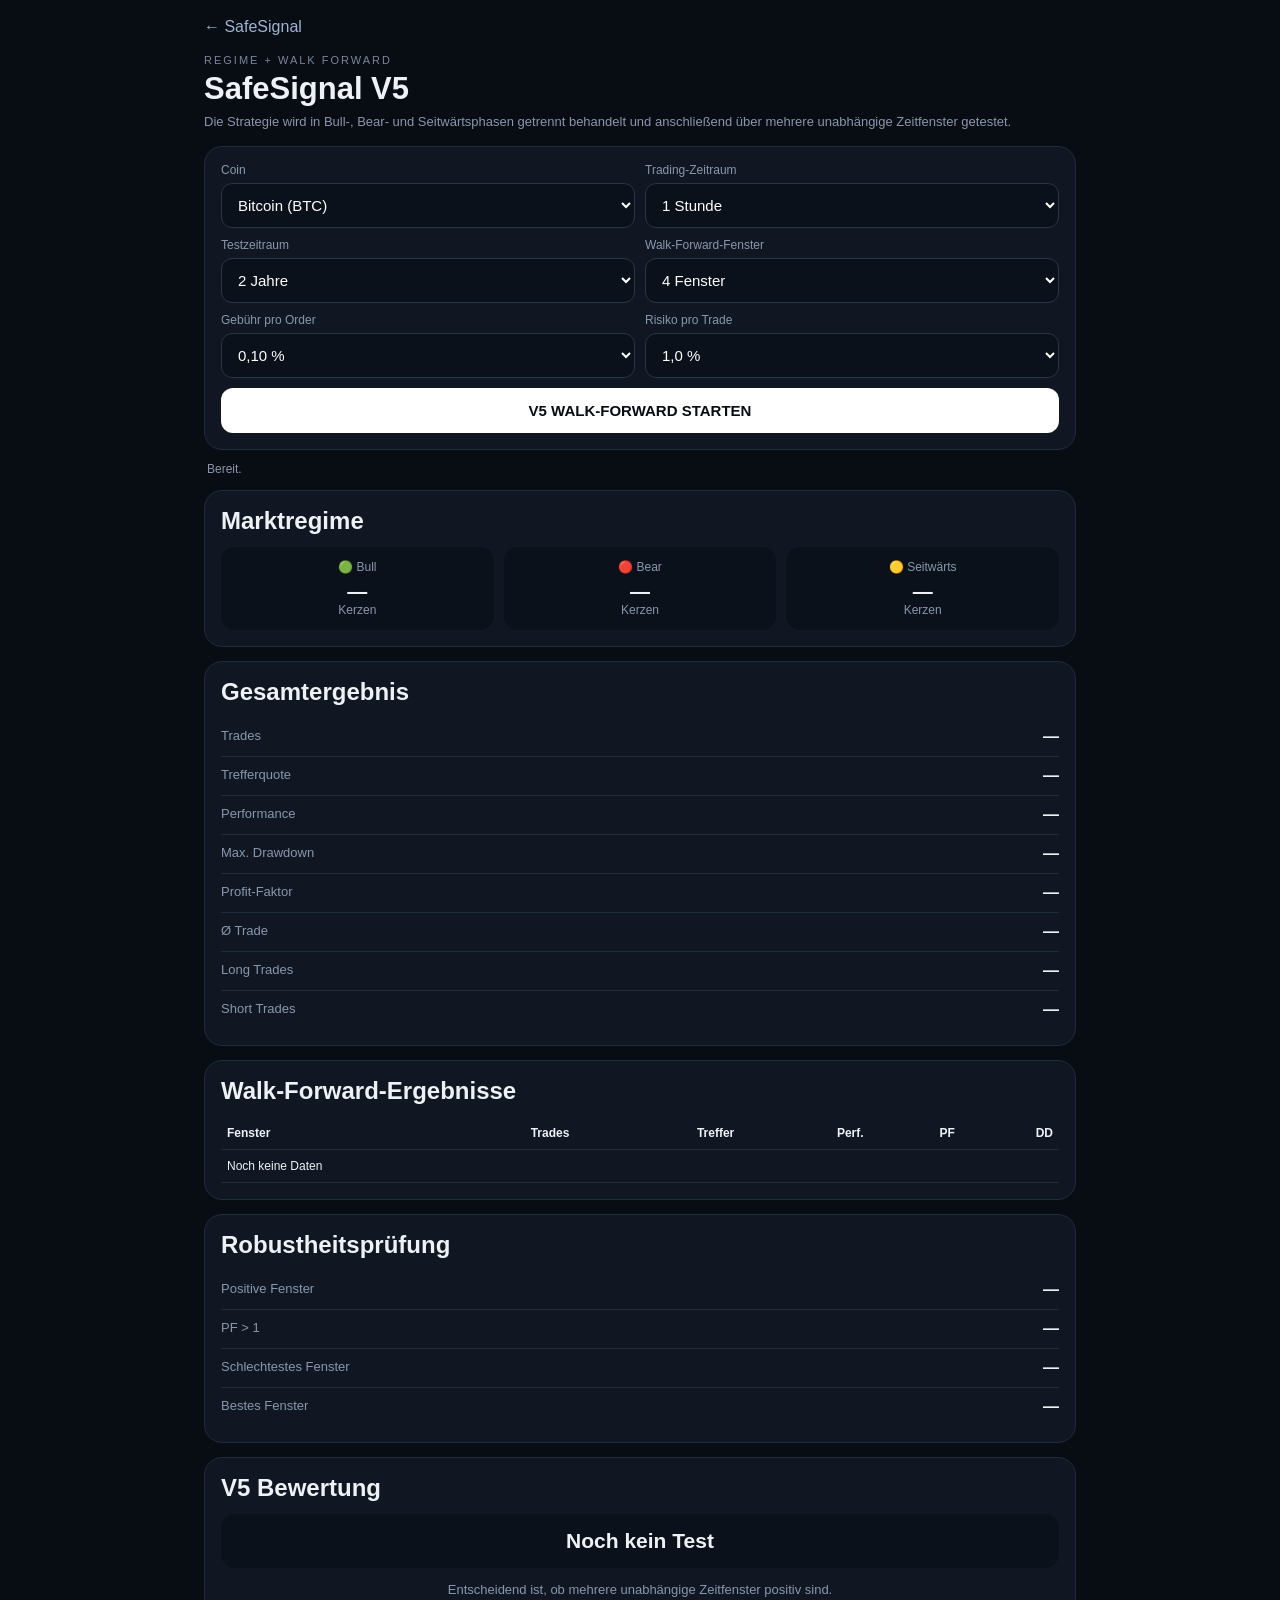
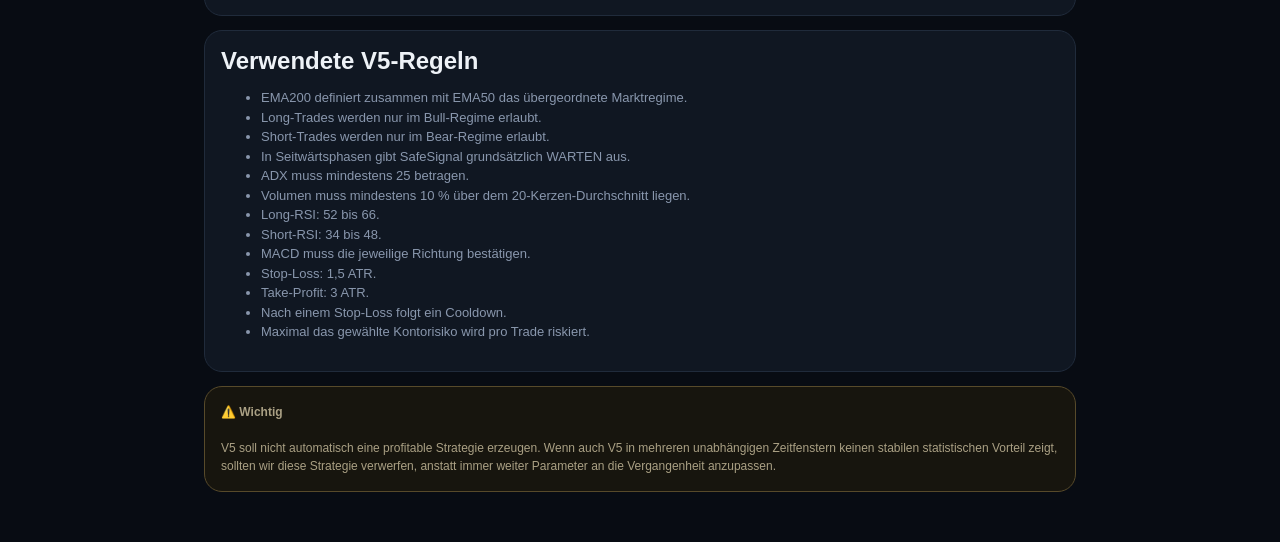
<file: backtest-v5.html>
<!DOCTYPE html>
<html lang="de">
<head>
<meta charset="UTF-8">
<meta name="viewport" content="width=device-width,initial-scale=1">
<meta name="theme-color" content="#080c13">
<title>SafeSignal V5</title>

<style>
*{box-sizing:border-box}

body{
margin:0;
background:#080c13;
color:#eef2f7;
font-family:-apple-system,BlinkMacSystemFont,"Segoe UI",sans-serif
}

main{
max-width:900px;
margin:auto;
padding:18px 14px 50px
}

a{
color:#9fb4d4;
text-decoration:none
}

.eyebrow{
font-size:11px;
letter-spacing:2px;
color:#78869c
}

h1{
font-size:31px;
margin:5px 0
}

h2{
margin:0 0 12px
}

.subtitle{
color:#8997ad;
font-size:13px;
line-height:1.5
}

.card{
background:#101722;
border:1px solid #202b3b;
border-radius:18px;
padding:16px;
margin-top:14px
}

.controls{
display:grid;
grid-template-columns:1fr 1fr;
gap:10px
}

label{
font-size:12px;
color:#8997ad
}

select{
display:block;
width:100%;
margin-top:6px;
padding:12px;
background:#0b111a;
color:white;
border:1px solid #293548;
border-radius:11px;
font-size:15px
}

button{
grid-column:1/-1;
padding:14px;
border:0;
border-radius:12px;
background:white;
color:#080c13;
font-weight:900;
font-size:15px
}

button:disabled{
opacity:.5
}

#status{
margin:12px 3px;
color:#8997ad;
font-size:12px
}

.metric{
display:flex;
justify-content:space-between;
gap:12px;
padding:10px 0;
border-bottom:1px solid #202b3b
}

.metric:last-child{
border-bottom:0
}

.metric span{
color:#8997ad;
font-size:13px
}

.metric strong{
text-align:right
}

.good{
color:#70e5b7
}

.bad{
color:#ff899a
}

.warn{
color:#ffd27a
}

.rating{
background:#0b111a;
padding:15px;
border-radius:14px;
text-align:center;
font-size:21px;
font-weight:900
}

table{
width:100%;
border-collapse:collapse;
font-size:12px
}

th,td{
padding:9px 6px;
border-bottom:1px solid #202b3b;
text-align:right
}

th:first-child,
td:first-child{
text-align:left
}

.scroll{
overflow:auto
}

.regimes{
display:grid;
grid-template-columns:repeat(3,1fr);
gap:10px
}

.regime{
background:#0b111a;
border-radius:14px;
padding:13px;
text-align:center
}

.regime span{
display:block;
font-size:12px;
color:#8997ad
}

.regime b{
display:block;
margin-top:6px;
font-size:20px
}

.warning{
border:1px solid #574a2a;
background:#17150e;
color:#aaa084;
font-size:12px;
line-height:1.5
}

@media(max-width:650px){

.controls{
grid-template-columns:1fr
}

.regimes{
grid-template-columns:1fr
}

}
</style>
</head>

<body>

<main>

<a href="index.html">
← SafeSignal
</a>

<div style="margin-top:18px">

<div class="eyebrow">
REGIME + WALK FORWARD
</div>

<h1>SafeSignal V5</h1>

<div class="subtitle">
Die Strategie wird in Bull-, Bear- und Seitwärtsphasen getrennt
behandelt und anschließend über mehrere unabhängige Zeitfenster getestet.
</div>

</div>


<section class="card controls">

<label>
Coin

<select id="symbol">
<option value="BTCUSDT">Bitcoin (BTC)</option>
<option value="ETHUSDT">Ethereum (ETH)</option>
<option value="SOLUSDT">Solana (SOL)</option>
<option value="BNBUSDT">BNB</option>
<option value="XRPUSDT">XRP</option>
<option value="DOGEUSDT">Dogecoin</option>
</select>

</label>


<label>
Trading-Zeitraum

<select id="interval">
<option value="15m">15 Minuten</option>
<option value="1h" selected>1 Stunde</option>
<option value="4h">4 Stunden</option>
</select>

</label>


<label>
Testzeitraum

<select id="days">
<option value="365">1 Jahr</option>
<option value="730" selected>2 Jahre</option>
<option value="1095">3 Jahre</option>
</select>

</label>


<label>
Walk-Forward-Fenster

<select id="windows">
<option value="3">3 Fenster</option>
<option value="4" selected>4 Fenster</option>
<option value="6">6 Fenster</option>
</select>

</label>


<label>
Gebühr pro Order

<select id="fee">
<option value="0">0 %</option>
<option value="0.0005">0,05 %</option>
<option value="0.001" selected>0,10 %</option>
<option value="0.0015">0,15 %</option>
</select>

</label>


<label>
Risiko pro Trade

<select id="risk">
<option value="0.005">0,5 %</option>
<option value="0.01" selected>1,0 %</option>
<option value="0.015">1,5 %</option>
</select>

</label>


<button id="run">
V5 WALK-FORWARD STARTEN
</button>

</section>


<div id="status">
Bereit.
</div>


<section class="card">

<h2>Marktregime</h2>

<div class="regimes">

<div class="regime">
<span>🟢 Bull</span>
<b id="bullCount">—</b>
<span>Kerzen</span>
</div>

<div class="regime">
<span>🔴 Bear</span>
<b id="bearCount">—</b>
<span>Kerzen</span>
</div>

<div class="regime">
<span>🟡 Seitwärts</span>
<b id="sideCount">—</b>
<span>Kerzen</span>
</div>

</div>

</section>


<section class="card">

<h2>Gesamtergebnis</h2>

<div class="metric">
<span>Trades</span>
<strong id="trades">—</strong>
</div>

<div class="metric">
<span>Trefferquote</span>
<strong id="winRate">—</strong>
</div>

<div class="metric">
<span>Performance</span>
<strong id="performance">—</strong>
</div>

<div class="metric">
<span>Max. Drawdown</span>
<strong id="drawdown">—</strong>
</div>

<div class="metric">
<span>Profit-Faktor</span>
<strong id="pf">—</strong>
</div>

<div class="metric">
<span>Ø Trade</span>
<strong id="average">—</strong>
</div>

<div class="metric">
<span>Long Trades</span>
<strong id="longTrades">—</strong>
</div>

<div class="metric">
<span>Short Trades</span>
<strong id="shortTrades">—</strong>
</div>

</section>


<section class="card">

<h2>Walk-Forward-Ergebnisse</h2>

<div class="scroll">

<table>

<thead>
<tr>
<th>Fenster</th>
<th>Trades</th>
<th>Treffer</th>
<th>Perf.</th>
<th>PF</th>
<th>DD</th>
</tr>
</thead>

<tbody id="windowList">

<tr>
<td colspan="6">
Noch keine Daten
</td>
</tr>

</tbody>

</table>

</div>

</section>


<section class="card">

<h2>Robustheitsprüfung</h2>

<div class="metric">
<span>Positive Fenster</span>
<strong id="positiveWindows">—</strong>
</div>

<div class="metric">
<span>PF > 1</span>
<strong id="pfWindows">—</strong>
</div>

<div class="metric">
<span>Schlechtestes Fenster</span>
<strong id="worstWindow">—</strong>
</div>

<div class="metric">
<span>Bestes Fenster</span>
<strong id="bestWindow">—</strong>
</div>

</section>


<section class="card">

<h2>V5 Bewertung</h2>

<div class="rating" id="rating">
Noch kein Test
</div>

<div class="subtitle"
id="ratingText"
style="text-align:center;margin-top:12px">

Entscheidend ist, ob mehrere unabhängige Zeitfenster positiv sind.

</div>

</section>


<section class="card">

<h2>Verwendete V5-Regeln</h2>

<div class="subtitle">

<ul>

<li>
EMA200 definiert zusammen mit EMA50 das übergeordnete Marktregime.
</li>

<li>
Long-Trades werden nur im Bull-Regime erlaubt.
</li>

<li>
Short-Trades werden nur im Bear-Regime erlaubt.
</li>

<li>
In Seitwärtsphasen gibt SafeSignal grundsätzlich WARTEN aus.
</li>

<li>
ADX muss mindestens 25 betragen.
</li>

<li>
Volumen muss mindestens 10 % über dem 20-Kerzen-Durchschnitt liegen.
</li>

<li>
Long-RSI: 52 bis 66.
</li>

<li>
Short-RSI: 34 bis 48.
</li>

<li>
MACD muss die jeweilige Richtung bestätigen.
</li>

<li>
Stop-Loss: 1,5 ATR.
</li>

<li>
Take-Profit: 3 ATR.
</li>

<li>
Nach einem Stop-Loss folgt ein Cooldown.
</li>

<li>
Maximal das gewählte Kontorisiko wird pro Trade riskiert.
</li>

</ul>

</div>

</section>


<section class="card warning">

<b>⚠️ Wichtig</b>

<br><br>

V5 soll nicht automatisch eine profitable Strategie erzeugen.

Wenn auch V5 in mehreren unabhängigen Zeitfenstern keinen stabilen
statistischen Vorteil zeigt, sollten wir diese Strategie verwerfen,
anstatt immer weiter Parameter an die Vergangenheit anzupassen.

</section>

</main>


<script>

const API =
"https://api.binance.com/api/v3";

const $ =
id => document.getElementById(id);



function ema(v,p){

const r =
Array(v.length).fill(null);

if(v.length<p)
return r;

let e =
v.slice(0,p)
.reduce((a,b)=>a+b,0)
/p;

r[p-1]=e;

const k =
2/(p+1);

for(let i=p;i<v.length;i++){

e =
v[i]*k
+
e*(1-k);

r[i]=e;

}

return r;

}



function rsi(v,p=14){

const r =
Array(v.length).fill(null);

let gain=0;
let loss=0;


for(let i=1;i<=p;i++){

const d =
v[i]-v[i-1];

gain +=
Math.max(d,0);

loss +=
Math.max(-d,0);

}


let avgGain =
gain/p;

let avgLoss =
loss/p;


r[p] =

avgLoss===0

?100

:100-
100/
(
1+
avgGain/avgLoss
);


for(let i=p+1;i<v.length;i++){

const d =
v[i]-v[i-1];


avgGain =

(
avgGain*(p-1)
+
Math.max(d,0)
)
/p;


avgLoss =

(
avgLoss*(p-1)
+
Math.max(-d,0)
)
/p;


r[i] =

avgLoss===0

?100

:100-
100/
(
1+
avgGain/avgLoss
);

}


return r;

}



function atr(h,l,c,p=14){

const out =
Array(c.length).fill(null);

const tr =
Array(c.length).fill(null);


for(let i=1;i<c.length;i++){

tr[i] =
Math.max(

h[i]-l[i],

Math.abs(
h[i]-c[i-1]
),

Math.abs(
l[i]-c[i-1]
)

);

}


let a=0;


for(let i=1;i<=p;i++)
a+=tr[i];


a/=p;

out[p]=a;


for(let i=p+1;i<c.length;i++){

a =
(
a*(p-1)
+
tr[i]
)
/p;

out[i]=a;

}


return out;

}



function adx(h,l,c,p=14){

const n=c.length;

const tr =
Array(n).fill(0);

const plus =
Array(n).fill(0);

const minus =
Array(n).fill(0);

const result =
Array(n).fill(null);


for(let i=1;i<n;i++){

const up =
h[i]-h[i-1];

const down =
l[i-1]-l[i];


plus[i] =
up>down && up>0
?up
:0;


minus[i] =
down>up && down>0
?down
:0;


tr[i] =
Math.max(

h[i]-l[i],

Math.abs(
h[i]-c[i-1]
),

Math.abs(
l[i]-c[i-1]
)

);

}


let trs=0;
let ps=0;
let ms=0;


for(let i=1;i<=p;i++){

trs+=tr[i];
ps+=plus[i];
ms+=minus[i];

}


const dx =
Array(n).fill(null);


for(let i=p;i<n;i++){

if(i>p){

trs =
trs-trs/p+tr[i];

ps =
ps-ps/p+plus[i];

ms =
ms-ms/p+minus[i];

}


const pdi =
trs===0
?0
:100*ps/trs;


const mdi =
trs===0
?0
:100*ms/trs;


dx[i] =

pdi+mdi===0

?0

:100*
Math.abs(pdi-mdi)
/
(pdi+mdi);

}


let sum=0;
let count=0;


for(let i=p;i<n;i++){

if(dx[i]!==null){

sum+=dx[i];

count++;

if(count===p)
break;

}

}


if(count<p)
return result;


let current =
sum/p;


const start =
p+count-1;


result[start] =
current;


for(let i=start+1;i<n;i++){

current =
(
current*(p-1)
+
dx[i]
)
/p;

result[i] =
current;

}


return result;

}



function indicators(data){

const open =
data.map(x=>Number(x[1]));

const high =
data.map(x=>Number(x[2]));

const low =
data.map(x=>Number(x[3]));

const close =
data.map(x=>Number(x[4]));

const volume =
data.map(x=>Number(x[5]));

const time =
data.map(x=>Number(x[6]));


const e20 =
ema(close,20);

const e50 =
ema(close,50);

const e200 =
ema(close,200);


const RS =
rsi(close);

const ATR =
atr(high,low,close);

const ADX =
adx(high,low,close);


const e12 =
ema(close,12);

const e26 =
ema(close,26);


const macd =
Array(close.length)
.fill(null);


for(let i=26;i<close.length;i++){

if(
e12[i]!==null &&
e26[i]!==null
){

macd[i] =
e12[i]-e26[i];

}

}


const valid=[];
const map=[];


for(let i=0;i<macd.length;i++){

if(macd[i]!==null){

valid.push(macd[i]);
map.push(i);

}

}


const tempSignal =
ema(valid,9);


const macdSignal =
Array(close.length)
.fill(null);


for(let i=0;i<tempSignal.length;i++){

macdSignal[
map[i]
]
=
tempSignal[i];

}


return{

open,
high,
low,
close,
volume,
time,

e20,
e50,
e200,

RS,
ATR,
ADX,

macd,
macdSignal

};

}



function volumeRatio(i,ind){

if(i<20)
return 0;


let total=0;


for(let x=i-20;x<i;x++)
total+=ind.volume[x];


const average =
total/20;


if(average===0)
return 0;


return
ind.volume[i]
/
average;

}



function regime(i,ind){

if(i<200)
return "SIDE";


const price =
ind.close[i];


const e50 =
ind.e50[i];


const e200 =
ind.e200[i];


if(
price>e200 &&
e50>e200
){

return "BULL";

}


if(
price<e200 &&
e50<e200
){

return "BEAR";

}


return "SIDE";

}



function getSignal(i,ind){

if(i<200)
return null;


const market =
regime(i,ind);


if(market==="SIDE")
return null;


const R =
ind.RS[i];


const A =
ind.ATR[i];


const AX =
ind.ADX[i];


const M =
ind.macd[i];


const MS =
ind.macdSignal[i];


if(
R===null ||
A===null ||
AX===null ||
M===null ||
MS===null
)
return null;


if(AX<25)
return null;


const vr =
volumeRatio(i,ind);


if(vr<1.10)
return null;



if(

market==="BULL"

&&

ind.close[i] >
ind.e20[i]

&&

ind.e20[i] >
ind.e50[i]

&&

M > MS

&&

R>=52

&&

R<=66

){

return{

type:"LONG",
atr:A

};

}



if(

market==="BEAR"

&&

ind.close[i] <
ind.e20[i]

&&

ind.e20[i] <
ind.e50[i]

&&

M < MS

&&

R>=34

&&

R<=48

){

return{

type:"SHORT",
atr:A

};

}


return null;

}



function runWindow(
ind,
start,
end,
fee,
risk
){

let equity=100;

let peak=100;

let maxDD=0;

let position=null;

let cooldown=-1;

const trades=[];



for(
let i=Math.max(200,start);
i<Math.min(end,ind.close.length-1);
i++
){



if(position){


const high =
ind.high[i];

const low =
ind.low[i];


let exit=null;
let reason=null;



if(
position.type==="LONG"
){

if(
low<=position.stop
){

exit=position.stop;

reason="SL";

}

else if(
high>=position.tp
){

exit=position.tp;

reason="TP";

}

}


else{


if(
high>=position.stop
){

exit=position.stop;

reason="SL";

}

else if(
low<=position.tp
){

exit=position.tp;

reason="TP";

}

}



if(exit!==null){


let raw;


if(
position.type==="LONG"
){

raw =
(
exit-position.entry
)
/position.entry;

}

else{

raw =
(
position.entry-exit
)
/position.entry;

}



const accountReturn =

raw *
position.fraction

-

fee *
2 *
position.fraction;



equity *=
1+accountReturn;



if(equity>peak)
peak=equity;



const dd =
(
peak-equity
)
/peak;



if(dd>maxDD)
maxDD=dd;



trades.push({

type:
position.type,

return:
accountReturn,

reason

});



if(reason==="SL")
cooldown=i+12;



position=null;

}


continue;

}



if(i<cooldown)
continue;



const signal =
getSignal(i,ind);



if(!signal)
continue;



const entry =
ind.open[i+1];


const A =
signal.atr;


let stop;
let tp;



if(
signal.type==="LONG"
){

stop =
entry-
1.5*A;

tp =
entry+
3*A;

}


else{

stop =
entry+
1.5*A;

tp =
entry-
3*A;

}



const stopPct =
Math.abs(
entry-stop
)
/entry;



if(stopPct<=0)
continue;



let fraction =
risk /
stopPct;



fraction =
Math.min(
fraction,
1
);



position={

type:
signal.type,

entry,

stop,

tp,

fraction

};

}



return{

trades,
equity,
maxDD

};

}



function stats(result){

const trades =
result.trades;


const wins =
trades.filter(
x=>x.return>0
);


const losses =
trades.filter(
x=>x.return<=0
);


const grossProfit =
wins.reduce(
(s,x)=>s+x.return,
0
);


const grossLoss =
Math.abs(

losses.reduce(
(s,x)=>s+x.return,
0
)

);


const PF =

grossLoss>0

?

grossProfit/grossLoss

:

grossProfit>0

?

Infinity

:

0;



return{

trades:
trades.length,


winRate:

trades.length

?

wins.length/
trades.length*
100

:

0,


performance:

result.equity-
100,


drawdown:

result.maxDD*
100,


pf:
PF,


average:

trades.length

?

trades.reduce(
(s,x)=>s+x.return,
0
)
/trades.length*
100

:

0,


longTrades:

trades.filter(
x=>x.type==="LONG"
).length,


shortTrades:

trades.filter(
x=>x.type==="SHORT"
).length

};

}



async function loadHistory(
symbol,
interval,
start,
end
){

const all=[];

let cursor=start;


while(cursor<end){


$("status").textContent =

"Daten werden geladen · "
+
all.length
+
" Kerzen";


const url =

API+
"/klines?symbol="+
symbol+
"&interval="+
interval+
"&startTime="+
cursor+
"&endTime="+
end+
"&limit=1000";


const response =
await fetch(url);


if(!response.ok){

throw new Error(
"Marktdaten konnten nicht geladen werden."
);

}


const batch =
await response.json();


if(!batch.length)
break;


all.push(...batch);


cursor =

Number(
batch[
batch.length-1
][0]
)
+1;


if(batch.length<1000)
break;


await new Promise(
r=>setTimeout(r,70)
);

}


return all;

}



function formatPF(x){

return x===Infinity
?"∞"
:x.toFixed(2);

}



function displayTotal(s){

$("trades").textContent =
s.trades;


$("winRate").textContent =
s.winRate.toFixed(1)
+
"%";


$("performance").textContent =

(
s.performance>=0
?"+"
:""
)

+
s.performance.toFixed(2)
+
"%";


$("performance").className =

s.performance>=0
?"good"
:"bad";


$("drawdown").textContent =
"-"
+
s.drawdown.toFixed(2)
+
"%";


$("pf").textContent =
formatPF(s.pf);


$("average").textContent =

(
s.average>=0
?"+"
:""
)

+
s.average.toFixed(2)
+
"%";


$("longTrades").textContent =
s.longTrades;


$("shortTrades").textContent =
s.shortTrades;

}



function evaluate(results,total){

const positive =
results.filter(
x=>x.performance>0
).length;


const pfPositive =
results.filter(
x=>x.pf>1
).length;


$("positiveWindows").textContent =

positive
+
" / "
+
results.length;


$("pfWindows").textContent =

pfPositive
+
" / "
+
results.length;


const ordered =
[...results]
.sort(
(a,b)=>
a.performance-
b.performance
);


const worst =
ordered[0];


const best =
ordered[
ordered.length-1
];


$("worstWindow").textContent =

(
worst.performance>=0
?"+"
:""
)
+
worst.performance.toFixed(2)
+
"%";


$("bestWindow").textContent =

(
best.performance>=0
?"+"
:""
)
+
best.performance.toFixed(2)
+
"%";



let title;
let text;



if(
total.trades<30
){

title =
"⚠️ Zu wenig Trades";

text =
"Die Strategie erzeugt noch zu wenige Signale für eine belastbare Beurteilung.";

}


else if(

positive===results.length

&&

pfPositive===results.length

&&

total.pf>=1.4

&&

total.performance>0

&&

total.drawdown<15

){

title =
"🟢 Robustheitsprüfung bestanden";

text =
"Alle Walk-Forward-Fenster waren profitabel und der Gesamt-Profit-Faktor ist überzeugend. Trotzdem zuerst Paper-Trading durchführen.";

}


else if(

positive >=
Math.ceil(
results.length*0.75
)

&&

total.pf>=1.2

&&

total.performance>0

){

title =
"🟡 Vielversprechend";

text =
"Die Mehrzahl der unabhängigen Zeitfenster war positiv. Weitere Coins und Zeiträume sollten getestet werden.";

}


else{

title =
"🔴 Nicht robust";

text =
"Die Strategie zeigt über mehrere unabhängige Marktphasen keinen stabilen statistischen Vorteil.";

}



$("rating").textContent =
title;


$("ratingText").textContent =
text;

}



async function run(){

const button =
$("run");


button.disabled=true;



try{


const symbol =
$("symbol").value;


const interval =
$("interval").value;


const days =
Number(
$("days").value
);


const windows =
Number(
$("windows").value
);


const fee =
Number(
$("fee").value
);


const risk =
Number(
$("risk").value
);



const now =
Date.now();


const start =

now

-

days*
24*
60*
60*
1000;



const warmup =

start

-

120*
24*
60*
60*
1000;



const data =

await loadHistory(

symbol,

interval,

warmup,

now

);



if(data.length<500){

throw new Error(
"Nicht genügend Marktdaten."
);

}



const ind =
indicators(data);



let first =

ind.time.findIndex(
x=>x>=start
);


if(first<200)
first=200;



let bullCount=0;
let bearCount=0;
let sideCount=0;



for(
let i=first;
i<ind.close.length;
i++
){

const r =
regime(i,ind);


if(r==="BULL")
bullCount++;


else if(r==="BEAR")
bearCount++;


else
sideCount++;

}



$("bullCount").textContent =
bullCount;


$("bearCount").textContent =
bearCount;


$("sideCount").textContent =
sideCount;



const usable =
ind.close.length-
first;



const size =
Math.floor(
usable/windows
);



const results=[];

let combinedTrades=[];

let combinedEquity=100;

let combinedPeak=100;

let combinedDD=0;



for(
let w=0;
w<windows;
w++
){


$("status").textContent =

"Walk-Forward-Fenster "
+
(w+1)
+
" / "
+
windows
+
" wird getestet…";



const windowStart =

first+
w*size;



const windowEnd =

w===windows-1

?

ind.close.length-1

:

windowStart+
size;



const result =

runWindow(

ind,

windowStart,

windowEnd,

fee,

risk

);



const s =
stats(result);



results.push(s);



combinedTrades.push(
...result.trades
);



const windowReturn =

result.equity/
100-
1;



combinedEquity *=
1+
windowReturn;



if(combinedEquity>
combinedPeak){

combinedPeak =
combinedEquity;

}



const dd =

(
combinedPeak-
combinedEquity
)
/
combinedPeak;



if(dd>combinedDD)
combinedDD=dd;

}



const combined =

stats({

trades:
combinedTrades,

equity:
combinedEquity,

maxDD:
combinedDD

});



displayTotal(
combined
);



$("windowList").innerHTML =

results.map(
(s,i)=>

"<tr>"
+
"<td>"
+
(i+1)
+
"</td>"

+
"<td>"
+
s.trades
+
"</td>"

+
"<td>"
+
s.winRate.toFixed(1)
+
"%</td>"

+
"<td>"
+
(
s.performance>=0
?"+"
:""
)
+
s.performance.toFixed(2)
+
"%</td>"

+
"<td>"
+
formatPF(s.pf)
+
"</td>"

+
"<td>-"
+
s.drawdown.toFixed(2)
+
"%</td>"

+
"</tr>"

).join("");



evaluate(
results,
combined
);



$("status").textContent =

"V5 abgeschlossen · "
+
windows
+
" unabhängige Zeitfenster getestet.";


}

catch(error){


$("status").textContent =

"Fehler: "
+
error.message;


}



button.disabled=false;

}



$("run")
.addEventListener(
"click",
run
);

</script>

</body>
</html>
</file>
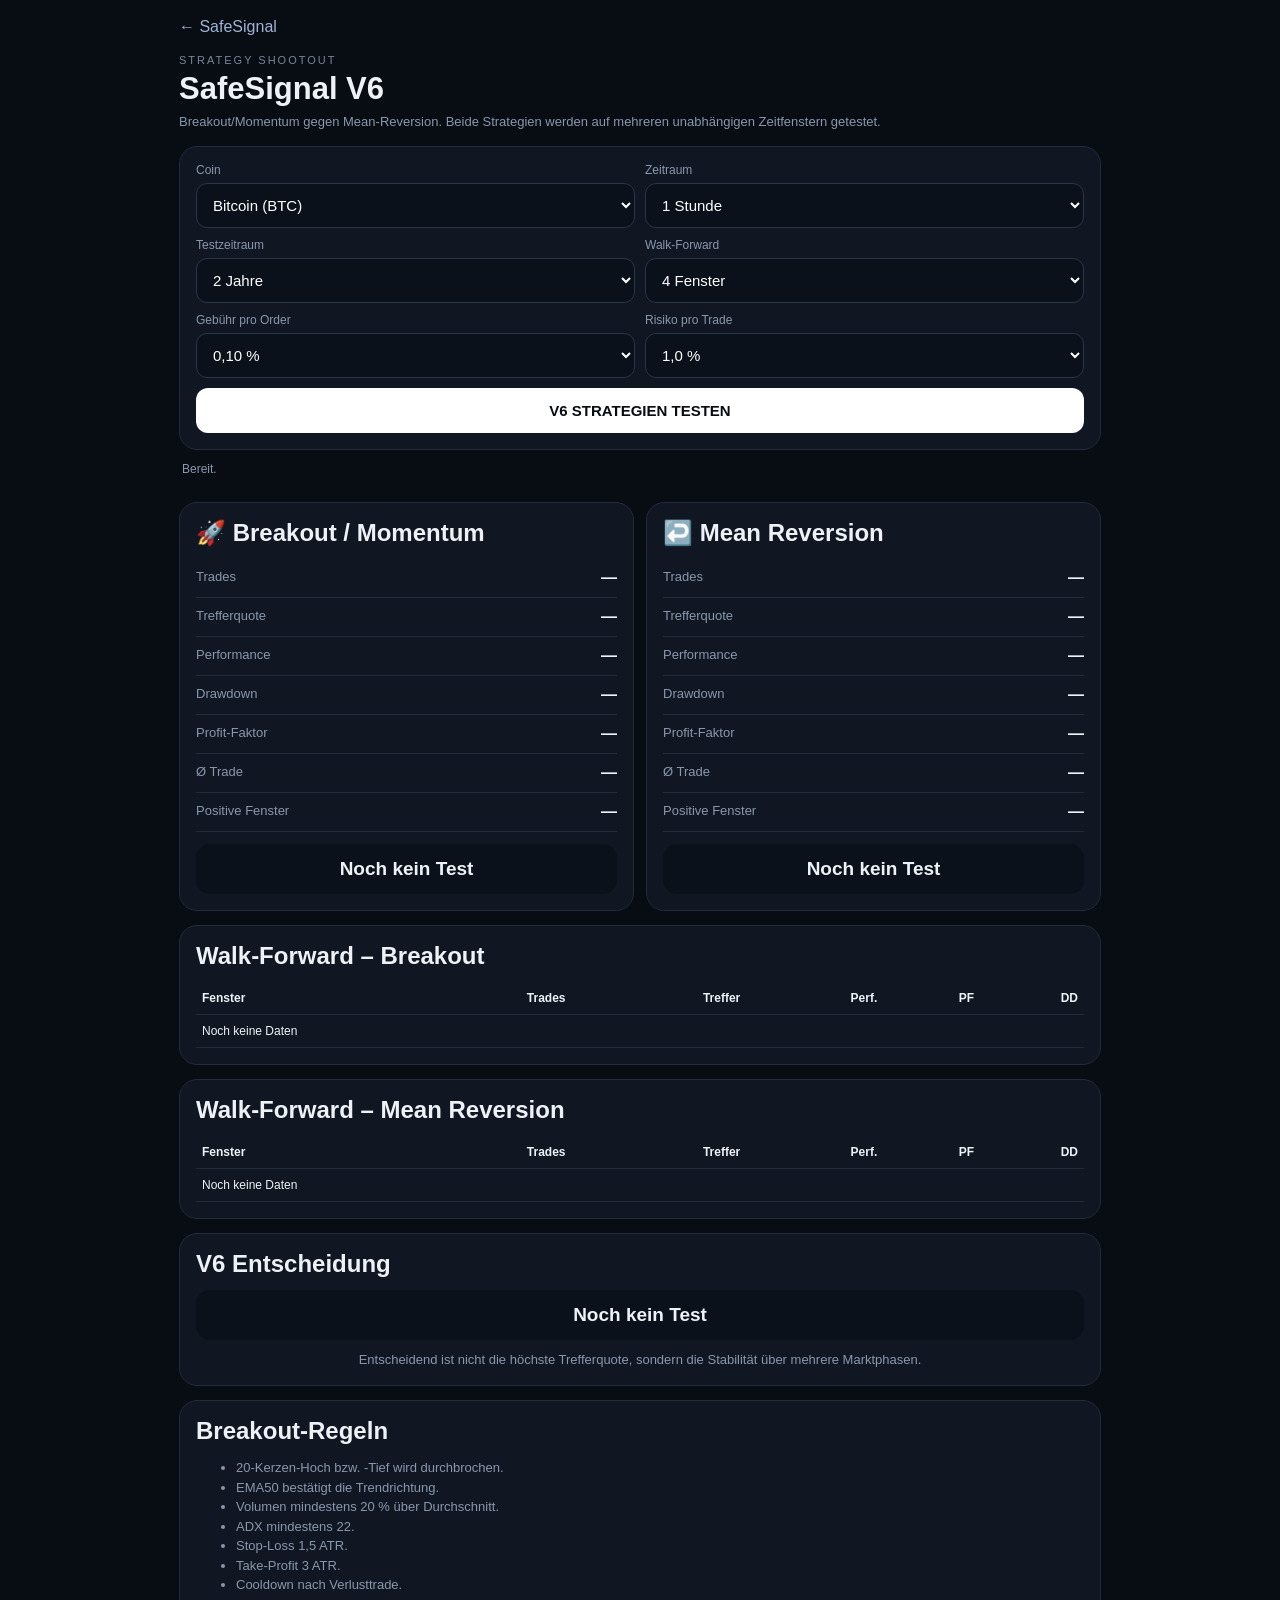
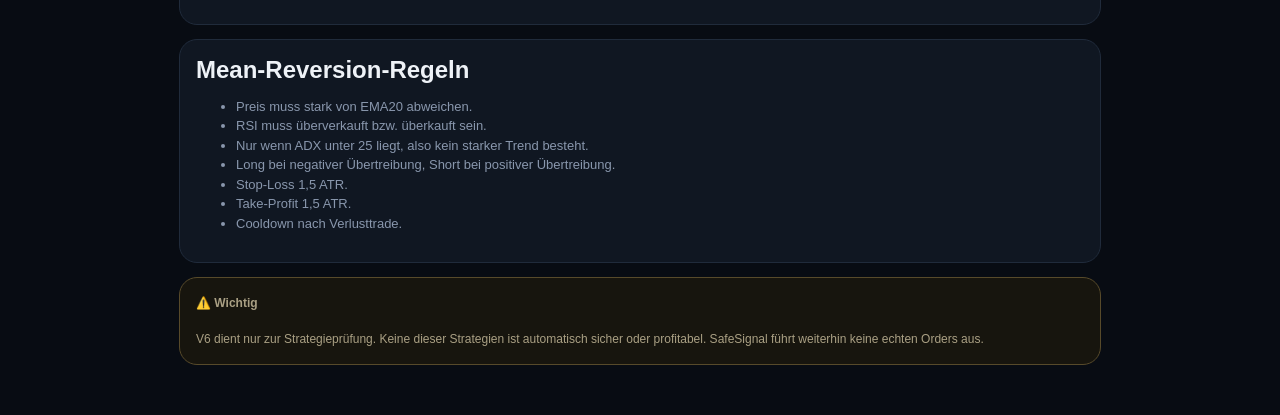
<file: backtest-v6.html>
<!DOCTYPE html>
<html lang="de">
<head>
<meta charset="UTF-8">
<meta name="viewport" content="width=device-width,initial-scale=1">
<meta name="theme-color" content="#080c13">
<title>SafeSignal V6</title>

<style>
*{box-sizing:border-box}
body{
margin:0;
background:#080c13;
color:#eef2f7;
font-family:-apple-system,BlinkMacSystemFont,"Segoe UI",sans-serif
}
main{
max-width:950px;
margin:auto;
padding:18px 14px 50px
}
a{color:#9fb4d4;text-decoration:none}
.eyebrow{font-size:11px;letter-spacing:2px;color:#78869c}
h1{margin:5px 0;font-size:31px}
h2{margin:0 0 12px}
.subtitle{color:#8997ad;font-size:13px;line-height:1.5}
.card{
background:#101722;
border:1px solid #202b3b;
border-radius:18px;
padding:16px;
margin-top:14px
}
.controls{
display:grid;
grid-template-columns:1fr 1fr;
gap:10px
}
label{font-size:12px;color:#8997ad}
select{
display:block;
width:100%;
margin-top:6px;
padding:12px;
background:#0b111a;
color:#fff;
border:1px solid #293548;
border-radius:11px;
font-size:15px
}
button{
grid-column:1/-1;
padding:14px;
border:0;
border-radius:12px;
background:white;
color:#080c13;
font-weight:900;
font-size:15px
}
button:disabled{opacity:.5}
#status{
margin:12px 3px;
font-size:12px;
color:#8997ad
}
.compare{
display:grid;
grid-template-columns:1fr 1fr;
gap:12px
}
.metric{
display:flex;
justify-content:space-between;
gap:12px;
padding:10px 0;
border-bottom:1px solid #202b3b
}
.metric:last-child{border-bottom:0}
.metric span{color:#8997ad;font-size:13px}
.metric strong{text-align:right}
.good{color:#70e5b7}
.bad{color:#ff899a}
.warn{color:#ffd27a}
.rating{
margin-top:12px;
background:#0b111a;
padding:14px;
border-radius:14px;
text-align:center;
font-weight:900;
font-size:19px
}
table{
width:100%;
border-collapse:collapse;
font-size:12px
}
th,td{
padding:9px 6px;
border-bottom:1px solid #202b3b;
text-align:right
}
th:first-child,td:first-child{text-align:left}
.scroll{overflow:auto}
.warning{
border:1px solid #574a2a;
background:#17150e;
color:#aaa084;
font-size:12px;
line-height:1.5
}
@media(max-width:700px){
.compare{grid-template-columns:1fr}
.controls{grid-template-columns:1fr}
}
</style>
</head>

<body>
<main>

<a href="index.html">← SafeSignal</a>

<div style="margin-top:18px">
<div class="eyebrow">STRATEGY SHOOTOUT</div>
<h1>SafeSignal V6</h1>
<div class="subtitle">
Breakout/Momentum gegen Mean-Reversion.
Beide Strategien werden auf mehreren unabhängigen Zeitfenstern getestet.
</div>
</div>

<section class="card controls">

<label>
Coin
<select id="symbol">
<option value="BTCUSDT">Bitcoin (BTC)</option>
<option value="ETHUSDT">Ethereum (ETH)</option>
<option value="SOLUSDT">Solana (SOL)</option>
<option value="BNBUSDT">BNB</option>
<option value="XRPUSDT">XRP</option>
<option value="DOGEUSDT">Dogecoin</option>
</select>
</label>

<label>
Zeitraum
<select id="interval">
<option value="15m">15 Minuten</option>
<option value="1h" selected>1 Stunde</option>
<option value="4h">4 Stunden</option>
</select>
</label>

<label>
Testzeitraum
<select id="days">
<option value="365">1 Jahr</option>
<option value="730" selected>2 Jahre</option>
<option value="1095">3 Jahre</option>
</select>
</label>

<label>
Walk-Forward
<select id="windows">
<option value="3">3 Fenster</option>
<option value="4" selected>4 Fenster</option>
<option value="6">6 Fenster</option>
</select>
</label>

<label>
Gebühr pro Order
<select id="fee">
<option value="0">0 %</option>
<option value="0.0005">0,05 %</option>
<option value="0.001" selected>0,10 %</option>
<option value="0.0015">0,15 %</option>
</select>
</label>

<label>
Risiko pro Trade
<select id="risk">
<option value="0.005">0,5 %</option>
<option value="0.01" selected>1,0 %</option>
<option value="0.015">1,5 %</option>
</select>
</label>

<button id="run">
V6 STRATEGIEN TESTEN
</button>

</section>

<div id="status">Bereit.</div>

<div class="compare">

<section class="card">

<h2>🚀 Breakout / Momentum</h2>

<div class="metric">
<span>Trades</span>
<strong id="boTrades">—</strong>
</div>

<div class="metric">
<span>Trefferquote</span>
<strong id="boWin">—</strong>
</div>

<div class="metric">
<span>Performance</span>
<strong id="boPerf">—</strong>
</div>

<div class="metric">
<span>Drawdown</span>
<strong id="boDD">—</strong>
</div>

<div class="metric">
<span>Profit-Faktor</span>
<strong id="boPF">—</strong>
</div>

<div class="metric">
<span>Ø Trade</span>
<strong id="boAvg">—</strong>
</div>

<div class="metric">
<span>Positive Fenster</span>
<strong id="boPositive">—</strong>
</div>

<div class="rating" id="boRating">
Noch kein Test
</div>

</section>

<section class="card">

<h2>↩️ Mean Reversion</h2>

<div class="metric">
<span>Trades</span>
<strong id="mrTrades">—</strong>
</div>

<div class="metric">
<span>Trefferquote</span>
<strong id="mrWin">—</strong>
</div>

<div class="metric">
<span>Performance</span>
<strong id="mrPerf">—</strong>
</div>

<div class="metric">
<span>Drawdown</span>
<strong id="mrDD">—</strong>
</div>

<div class="metric">
<span>Profit-Faktor</span>
<strong id="mrPF">—</strong>
</div>

<div class="metric">
<span>Ø Trade</span>
<strong id="mrAvg">—</strong>
</div>

<div class="metric">
<span>Positive Fenster</span>
<strong id="mrPositive">—</strong>
</div>

<div class="rating" id="mrRating">
Noch kein Test
</div>

</section>

</div>

<section class="card">

<h2>Walk-Forward – Breakout</h2>

<div class="scroll">

<table>

<thead>
<tr>
<th>Fenster</th>
<th>Trades</th>
<th>Treffer</th>
<th>Perf.</th>
<th>PF</th>
<th>DD</th>
</tr>
</thead>

<tbody id="boWindows">
<tr><td colspan="6">Noch keine Daten</td></tr>
</tbody>

</table>

</div>

</section>

<section class="card">

<h2>Walk-Forward – Mean Reversion</h2>

<div class="scroll">

<table>

<thead>
<tr>
<th>Fenster</th>
<th>Trades</th>
<th>Treffer</th>
<th>Perf.</th>
<th>PF</th>
<th>DD</th>
</tr>
</thead>

<tbody id="mrWindows">
<tr><td colspan="6">Noch keine Daten</td></tr>
</tbody>

</table>

</div>

</section>

<section class="card">

<h2>V6 Entscheidung</h2>

<div class="rating" id="winner">
Noch kein Test
</div>

<div class="subtitle" id="winnerText" style="text-align:center;margin-top:10px">
Entscheidend ist nicht die höchste Trefferquote, sondern die Stabilität über mehrere Marktphasen.
</div>

</section>

<section class="card">

<h2>Breakout-Regeln</h2>

<div class="subtitle">
<ul>
<li>20-Kerzen-Hoch bzw. -Tief wird durchbrochen.</li>
<li>EMA50 bestätigt die Trendrichtung.</li>
<li>Volumen mindestens 20 % über Durchschnitt.</li>
<li>ADX mindestens 22.</li>
<li>Stop-Loss 1,5 ATR.</li>
<li>Take-Profit 3 ATR.</li>
<li>Cooldown nach Verlusttrade.</li>
</ul>
</div>

</section>

<section class="card">

<h2>Mean-Reversion-Regeln</h2>

<div class="subtitle">
<ul>
<li>Preis muss stark von EMA20 abweichen.</li>
<li>RSI muss überverkauft bzw. überkauft sein.</li>
<li>Nur wenn ADX unter 25 liegt, also kein starker Trend besteht.</li>
<li>Long bei negativer Übertreibung, Short bei positiver Übertreibung.</li>
<li>Stop-Loss 1,5 ATR.</li>
<li>Take-Profit 1,5 ATR.</li>
<li>Cooldown nach Verlusttrade.</li>
</ul>
</div>

</section>

<section class="card warning">

<b>⚠️ Wichtig</b><br><br>

V6 dient nur zur Strategieprüfung. Keine dieser Strategien ist automatisch
sicher oder profitabel. SafeSignal führt weiterhin keine echten Orders aus.

</section>

</main>

<script>

const API="https://api.binance.com/api/v3";
const $=id=>document.getElementById(id);

function ema(v,p){

const r=Array(v.length).fill(null);

if(v.length<p)return r;

let e=v.slice(0,p).reduce((a,b)=>a+b,0)/p;

r[p-1]=e;

const k=2/(p+1);

for(let i=p;i<v.length;i++){

e=v[i]*k+e*(1-k);

r[i]=e;

}

return r;

}

function rsi(v,p=14){

const r=Array(v.length).fill(null);

let g=0,l=0;

for(let i=1;i<=p;i++){

const d=v[i]-v[i-1];

g+=Math.max(d,0);
l+=Math.max(-d,0);

}

let ag=g/p;
let al=l/p;

r[p]=al===0?100:100-100/(1+ag/al);

for(let i=p+1;i<v.length;i++){

const d=v[i]-v[i-1];

ag=(ag*(p-1)+Math.max(d,0))/p;
al=(al*(p-1)+Math.max(-d,0))/p;

r[i]=al===0?100:100-100/(1+ag/al);

}

return r;

}

function atr(h,l,c,p=14){

const out=Array(c.length).fill(null);
const tr=Array(c.length).fill(null);

for(let i=1;i<c.length;i++){

tr[i]=Math.max(
h[i]-l[i],
Math.abs(h[i]-c[i-1]),
Math.abs(l[i]-c[i-1])
);

}

let a=0;

for(let i=1;i<=p;i++)
a+=tr[i];

a/=p;

out[p]=a;

for(let i=p+1;i<c.length;i++){

a=(a*(p-1)+tr[i])/p;

out[i]=a;

}

return out;

}

function adx(h,l,c,p=14){

const n=c.length;

const tr=Array(n).fill(0);
const plus=Array(n).fill(0);
const minus=Array(n).fill(0);
const out=Array(n).fill(null);

for(let i=1;i<n;i++){

const up=h[i]-h[i-1];
const down=l[i-1]-l[i];

plus[i]=(up>down&&up>0)?up:0;
minus[i]=(down>up&&down>0)?down:0;

tr[i]=Math.max(
h[i]-l[i],
Math.abs(h[i]-c[i-1]),
Math.abs(l[i]-c[i-1])
);

}

let trs=0,ps=0,ms=0;

for(let i=1;i<=p;i++){

trs+=tr[i];
ps+=plus[i];
ms+=minus[i];

}

const dx=Array(n).fill(null);

for(let i=p;i<n;i++){

if(i>p){

trs=trs-trs/p+tr[i];
ps=ps-ps/p+plus[i];
ms=ms-ms/p+minus[i];

}

const pdi=trs===0?0:100*ps/trs;
const mdi=trs===0?0:100*ms/trs;

dx[i]=
pdi+mdi===0
?0
:100*Math.abs(pdi-mdi)/(pdi+mdi);

}

let sum=0,count=0;

for(let i=p;i<n;i++){

if(dx[i]!==null){

sum+=dx[i];
count++;

if(count===p)break;

}

}

if(count<p)return out;

let cur=sum/p;

const start=p+count-1;

out[start]=cur;

for(let i=start+1;i<n;i++){

cur=(cur*(p-1)+dx[i])/p;

out[i]=cur;

}

return out;

}

function indicators(data){

const open=data.map(x=>Number(x[1]));
const high=data.map(x=>Number(x[2]));
const low=data.map(x=>Number(x[3]));
const close=data.map(x=>Number(x[4]));
const volume=data.map(x=>Number(x[5]));

return{
open,
high,
low,
close,
volume,
ema20:ema(close,20),
ema50:ema(close,50),
RSI:rsi(close),
ATR:atr(high,low,close),
ADX:adx(high,low,close)
};

}

function avgVolume(i,ind){

if(i<20)return null;

let sum=0;

for(let x=i-20;x<i;x++)
sum+=ind.volume[x];

return sum/20;

}

function highest(i,ind,n){

let value=-Infinity;

for(let x=i-n;x<i;x++)
value=Math.max(value,ind.high[x]);

return value;

}

function lowest(i,ind,n){

let value=Infinity;

for(let x=i-n;x<i;x++)
value=Math.min(value,ind.low[x]);

return value;

}

function breakoutSignal(i,ind){

if(i<60)return null;

const price=ind.close[i];

const av=avgVolume(i,ind);

if(!av)return null;

const volumeRatio=ind.volume[i]/av;

const AX=ind.ADX[i];

const A=ind.ATR[i];

if(
AX===null ||
A===null ||
AX<22 ||
volumeRatio<1.20
)
return null;

const prevHigh=highest(i,ind,20);
const prevLow=lowest(i,ind,20);

if(
price>prevHigh &&
price>ind.ema50[i]
){

return{
type:"LONG",
atr:A
};

}

if(
price<prevLow &&
price<ind.ema50[i]
){

return{
type:"SHORT",
atr:A
};

}

return null;

}

function meanSignal(i,ind){

if(i<60)return null;

const price=ind.close[i];

const e20=ind.ema20[i];

const R=ind.RSI[i];

const A=ind.ATR[i];

const AX=ind.ADX[i];

if(
e20===null ||
R===null ||
A===null ||
AX===null
)
return null;

if(AX>=25)
return null;

const distance=(price-e20)/e20;

if(
distance<=-0.025 &&
R<=30
){

return{
type:"LONG",
atr:A
};

}

if(
distance>=0.025 &&
R>=70
){

return{
type:"SHORT",
atr:A
};

}

return null;

}

function runStrategy(
ind,
start,
end,
fee,
risk,
strategy
){

let equity=100;
let peak=100;
let maxDD=0;
let position=null;
let cooldown=-1;

const trades=[];

for(
let i=Math.max(60,start);
i<Math.min(end,ind.close.length-1);
i++
){

if(position){

const h=ind.high[i];
const l=ind.low[i];

let exit=null;
let reason=null;

if(position.type==="LONG"){

if(l<=position.stop){

exit=position.stop;
reason="SL";

}else if(h>=position.tp){

exit=position.tp;
reason="TP";

}

}else{

if(h>=position.stop){

exit=position.stop;
reason="SL";

}else if(l<=position.tp){

exit=position.tp;
reason="TP";

}

}

if(exit!==null){

let raw;

if(position.type==="LONG"){

raw=(exit-position.entry)/position.entry;

}else{

raw=(position.entry-exit)/position.entry;

}

const net=
raw*position.fraction
-
fee*2*position.fraction;

equity*=1+net;

if(equity>peak)peak=equity;

const dd=(peak-equity)/peak;

if(dd>maxDD)maxDD=dd;

trades.push({
type:position.type,
return:net,
reason
});

if(reason==="SL")
cooldown=i+12;

position=null;

}

continue;

}

if(i<cooldown)
continue;

let s=null;

if(strategy==="BREAKOUT")
s=breakoutSignal(i,ind);

if(strategy==="MEAN")
s=meanSignal(i,ind);

if(!s)continue;

const entry=ind.open[i+1];

let stop;
let tp;

if(strategy==="BREAKOUT"){

if(s.type==="LONG"){

stop=entry-1.5*s.atr;
tp=entry+3*s.atr;

}else{

stop=entry+1.5*s.atr;
tp=entry-3*s.atr;

}

}else{

if(s.type==="LONG"){

stop=entry-1.5*s.atr;
tp=entry+1.5*s.atr;

}else{

stop=entry+1.5*s.atr;
tp=entry-1.5*s.atr;

}

}

const stopPct=Math.abs(entry-stop)/entry;

if(stopPct<=0)continue;

let fraction=risk/stopPct;

fraction=Math.min(fraction,1);

position={
type:s.type,
entry,
stop,
tp,
fraction
};

}

return{
trades,
equity,
maxDD
};

}

function stats(result){

const t=result.trades;

const wins=t.filter(x=>x.return>0);
const losses=t.filter(x=>x.return<=0);

const gp=wins.reduce((s,x)=>s+x.return,0);

const gl=Math.abs(
losses.reduce((s,x)=>s+x.return,0)
);

const pf=
gl>0
?gp/gl
:gp>0
?Infinity
:0;

return{
trades:t.length,
winRate:t.length?wins.length/t.length*100:0,
performance:result.equity-100,
drawdown:result.maxDD*100,
pf,
average:t.length
?t.reduce((s,x)=>s+x.return,0)/t.length*100
:0
};

}

async function loadHistory(
symbol,
interval,
start,
end
){

const all=[];

let cursor=start;

while(cursor<end){

$("status").textContent=
"Daten werden geladen · "+
all.length+
" Kerzen";

const url=
API+
"/klines?symbol="+symbol+
"&interval="+interval+
"&startTime="+cursor+
"&endTime="+end+
"&limit=1000";

const response=await fetch(url);

if(!response.ok)
throw new Error("Marktdaten konnten nicht geladen werden.");

const batch=await response.json();

if(!batch.length)break;

all.push(...batch);

cursor=
Number(
batch[batch.length-1][0]
)+1;

if(batch.length<1000)
break;

await new Promise(
r=>setTimeout(r,70)
);

}

return all;

}

function fmtPF(x){

return x===Infinity
?"∞"
:x.toFixed(2);

}

function combine(results){

let equity=100;
let peak=100;
let dd=0;

let allTrades=[];

for(const r of results){

const change=
r.equity/100-1;

equity*=1+change;

if(equity>peak)
peak=equity;

const currentDD=
(peak-equity)/peak;

if(currentDD>dd)
dd=currentDD;

allTrades.push(...r.trades);

}

return{
trades:allTrades,
equity,
maxDD:dd
};

}

function rating(stats,positive,total){

if(stats.trades<30)
return "⚠️ Zu wenig Trades";

if(
stats.performance>0 &&
stats.pf>=1.4 &&
positive>=Math.ceil(total*0.75)
)
return "🟢 Stark";

if(
stats.performance>0 &&
stats.pf>=1.15 &&
positive>=Math.ceil(total*0.5)
)
return "🟡 Interessant";

return "🔴 Schwach";

}

function show(prefix,s,positive,total){

$(prefix+"Trades").textContent=s.trades;

$(prefix+"Win").textContent=
s.winRate.toFixed(1)+"%";

$(prefix+"Perf").textContent=
(s.performance>=0?"+":"")+
s.performance.toFixed(2)+"%";

$(prefix+"Perf").className=
s.performance>=0
?"good"
:"bad";

$(prefix+"DD").textContent=
"-"+s.drawdown.toFixed(2)+"%";

$(prefix+"PF").textContent=
fmtPF(s.pf);

$(prefix+"Avg").textContent=
(s.average>=0?"+":"")+
s.average.toFixed(2)+"%";

$(prefix+"Positive").textContent=
positive+" / "+total;

$(prefix+"Rating").textContent=
rating(s,positive,total);

}

function renderWindows(id,arr){

$(id).innerHTML=
arr.map(
(s,i)=>

"<tr>"+
"<td>"+(i+1)+"</td>"+
"<td>"+s.trades+"</td>"+
"<td>"+s.winRate.toFixed(1)+"%</td>"+
"<td>"+
(s.performance>=0?"+":"")+
s.performance.toFixed(2)+"%</td>"+
"<td>"+fmtPF(s.pf)+"</td>"+
"<td>-"+s.drawdown.toFixed(2)+"%</td>"+
"</tr>"

).join("");

}

function decide(bo,mr,boPos,mrPos,windows){

let title="🔴 Keine Strategie überzeugt";

let text=
"Weder Breakout noch Mean Reversion zeigen bisher einen ausreichend stabilen Vorteil.";

const boGood=
bo.performance>0 &&
bo.pf>=1.2 &&
boPos>=Math.ceil(windows*0.75);

const mrGood=
mr.performance>0 &&
mr.pf>=1.2 &&
mrPos>=Math.ceil(windows*0.75);

if(boGood&&!mrGood){

title="🚀 Breakout gewinnt";

text=
"Breakout zeigt über die unabhängigen Zeitfenster die robusteren Ergebnisse.";

}

else if(mrGood&&!boGood){

title="↩️ Mean Reversion gewinnt";

text=
"Mean Reversion zeigt über die unabhängigen Zeitfenster die robusteren Ergebnisse.";

}

else if(boGood&&mrGood){

if(bo.pf>mr.pf){

title="🚀 Breakout gewinnt knapp";

text=
"Beide Ansätze sind interessant, Breakout hat aber den höheren Profit-Faktor.";

}else{

title="↩️ Mean Reversion gewinnt knapp";

text=
"Beide Ansätze sind interessant, Mean Reversion hat aber den höheren Profit-Faktor.";

}

}

$("winner").textContent=title;

$("winnerText").textContent=text;

}

async function run(){

const button=$("run");

button.disabled=true;

try{

const symbol=$("symbol").value;

const interval=$("interval").value;

const days=Number($("days").value);

const windows=Number($("windows").value);

const fee=Number($("fee").value);

const risk=Number($("risk").value);

const now=Date.now();

const start=
now-
days*24*60*60*1000;

const warmup=
start-
60*24*60*60*1000;

const data=
await loadHistory(
symbol,
interval,
warmup,
now
);

if(data.length<300)
throw new Error("Nicht genügend historische Daten.");

const ind=indicators(data);

let first=0;

for(let i=0;i<data.length;i++){

if(Number(data[i][6])>=start){

first=i;
break;

}

}

const usable=
ind.close.length-first;

const size=
Math.floor(usable/windows);

const boResults=[];
const mrResults=[];

for(let w=0;w<windows;w++){

$("status").textContent=
"Fenster "+
(w+1)+
" / "+
windows+
" wird getestet…";

const s=
first+w*size;

const e=
w===windows-1
?ind.close.length-1
:s+size;

boResults.push(
runStrategy(
ind,
s,
e,
fee,
risk,
"BREAKOUT"
)
);

mrResults.push(
runStrategy(
ind,
s,
e,
fee,
risk,
"MEAN"
)
);

}

const boStatsWindows=
boResults.map(stats);

const mrStatsWindows=
mrResults.map(stats);

const boCombined=
stats(combine(boResults));

const mrCombined=
stats(combine(mrResults));

const boPositive=
boStatsWindows.filter(
x=>x.performance>0
).length;

const mrPositive=
mrStatsWindows.filter(
x=>x.performance>0
).length;

show(
"bo",
boCombined,
boPositive,
windows
);

show(
"mr",
mrCombined,
mrPositive,
windows
);

renderWindows(
"boWindows",
boStatsWindows
);

renderWindows(
"mrWindows",
mrStatsWindows
);

decide(
boCombined,
mrCombined,
boPositive,
mrPositive,
windows
);

$("status").textContent=
"V6 abgeschlossen · "+
windows+
" Zeitfenster · zwei Strategien getestet.";

}catch(error){

$("status").textContent=
"Fehler: "+
error.message;

}

button.disabled=false;

}

$("run").addEventListener(
"click",
run
);

</script>

</body>
</html>
</file>
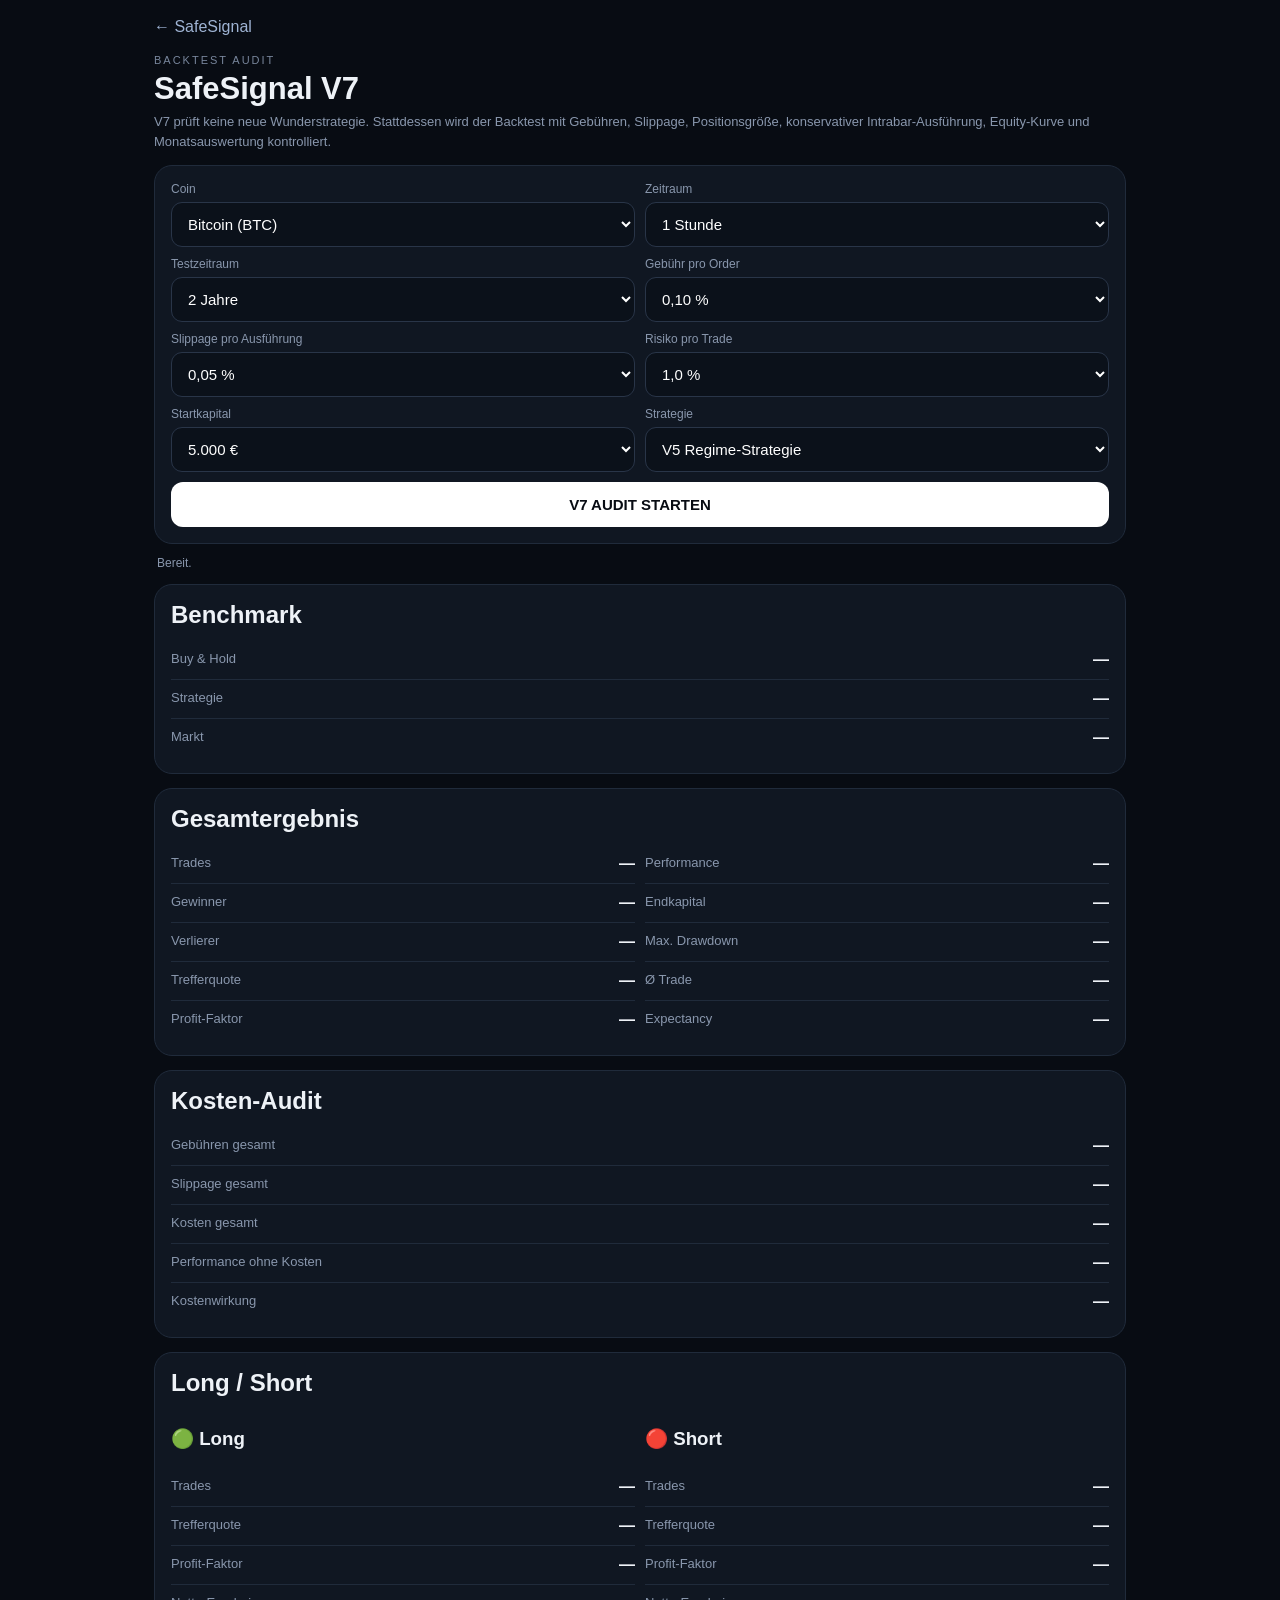
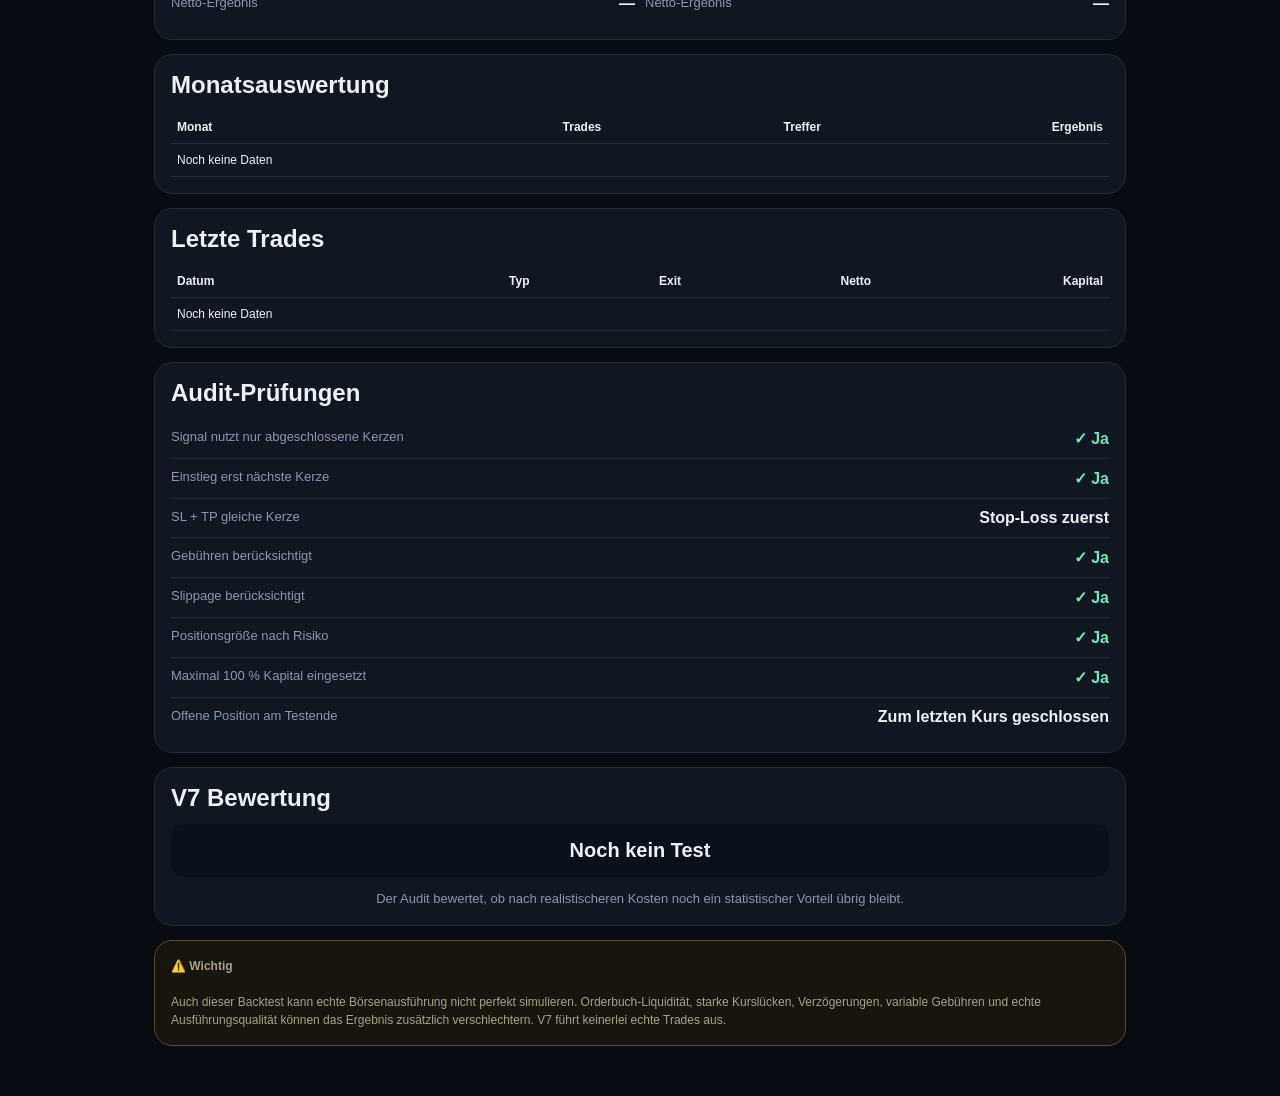
<file: backtest-v7.html>
<!DOCTYPE html>
<html lang="de">
<head>
<meta charset="UTF-8">
<meta name="viewport" content="width=device-width,initial-scale=1">
<meta name="theme-color" content="#080c13">
<title>SafeSignal V7 Audit</title>

<style>
*{box-sizing:border-box}

body{
margin:0;
background:#080c13;
color:#eef2f7;
font-family:-apple-system,BlinkMacSystemFont,"Segoe UI",sans-serif
}

main{
max-width:1000px;
margin:auto;
padding:18px 14px 50px
}

a{
color:#9fb4d4;
text-decoration:none
}

.eyebrow{
font-size:11px;
letter-spacing:2px;
color:#78869c
}

h1{
margin:5px 0;
font-size:31px
}

h2{
margin:0 0 12px
}

.subtitle{
color:#8997ad;
font-size:13px;
line-height:1.5
}

.card{
background:#101722;
border:1px solid #202b3b;
border-radius:18px;
padding:16px;
margin-top:14px
}

.controls{
display:grid;
grid-template-columns:1fr 1fr;
gap:10px
}

label{
font-size:12px;
color:#8997ad
}

select{
display:block;
width:100%;
margin-top:6px;
padding:12px;
background:#0b111a;
color:white;
border:1px solid #293548;
border-radius:11px;
font-size:15px
}

button{
grid-column:1/-1;
padding:14px;
border:0;
border-radius:12px;
background:white;
color:#080c13;
font-weight:900;
font-size:15px
}

button:disabled{
opacity:.5
}

#status{
margin:12px 3px;
font-size:12px;
color:#8997ad
}

.grid{
display:grid;
grid-template-columns:repeat(2,1fr);
gap:10px
}

.metric{
display:flex;
justify-content:space-between;
gap:12px;
padding:10px 0;
border-bottom:1px solid #202b3b
}

.metric:last-child{
border-bottom:0
}

.metric span{
color:#8997ad;
font-size:13px
}

.metric strong{
text-align:right
}

.good{
color:#70e5b7
}

.bad{
color:#ff899a
}

.warn{
color:#ffd27a
}

.rating{
padding:15px;
background:#0b111a;
border-radius:14px;
text-align:center;
font-size:20px;
font-weight:900
}

table{
width:100%;
border-collapse:collapse;
font-size:12px
}

th,td{
padding:9px 6px;
border-bottom:1px solid #202b3b;
text-align:right;
white-space:nowrap
}

th:first-child,
td:first-child{
text-align:left
}

.scroll{
overflow:auto
}

.warning{
border:1px solid #574a2a;
background:#17150e;
color:#aaa084;
font-size:12px;
line-height:1.5
}

.audit-ok{
color:#70e5b7
}

.audit-bad{
color:#ff899a
}

@media(max-width:650px){

.controls{
grid-template-columns:1fr
}

.grid{
grid-template-columns:1fr
}

}
</style>
</head>

<body>

<main>

<a href="index.html">
← SafeSignal
</a>

<div style="margin-top:18px">

<div class="eyebrow">
BACKTEST AUDIT
</div>

<h1>SafeSignal V7</h1>

<div class="subtitle">
V7 prüft keine neue Wunderstrategie. Stattdessen wird der Backtest
mit Gebühren, Slippage, Positionsgröße, konservativer Intrabar-Ausführung,
Equity-Kurve und Monatsauswertung kontrolliert.
</div>

</div>


<section class="card controls">

<label>
Coin

<select id="symbol">
<option value="BTCUSDT">Bitcoin (BTC)</option>
<option value="ETHUSDT">Ethereum (ETH)</option>
<option value="SOLUSDT">Solana (SOL)</option>
<option value="BNBUSDT">BNB</option>
<option value="XRPUSDT">XRP</option>
<option value="DOGEUSDT">Dogecoin</option>
</select>

</label>


<label>
Zeitraum

<select id="interval">
<option value="15m">15 Minuten</option>
<option value="1h" selected>1 Stunde</option>
<option value="4h">4 Stunden</option>
</select>

</label>


<label>
Testzeitraum

<select id="days">
<option value="365">1 Jahr</option>
<option value="730" selected>2 Jahre</option>
<option value="1095">3 Jahre</option>
</select>

</label>


<label>
Gebühr pro Order

<select id="fee">
<option value="0">0 %</option>
<option value="0.0005">0,05 %</option>
<option value="0.001" selected>0,10 %</option>
<option value="0.0015">0,15 %</option>
</select>

</label>


<label>
Slippage pro Ausführung

<select id="slippage">
<option value="0">0 %</option>
<option value="0.00025">0,025 %</option>
<option value="0.0005" selected>0,05 %</option>
<option value="0.001">0,10 %</option>
</select>

</label>


<label>
Risiko pro Trade

<select id="risk">
<option value="0.005">0,5 %</option>
<option value="0.01" selected>1,0 %</option>
<option value="0.015">1,5 %</option>
</select>

</label>


<label>
Startkapital

<select id="capital">
<option value="1000">1.000 €</option>
<option value="5000" selected>5.000 €</option>
<option value="10000">10.000 €</option>
</select>

</label>


<label>
Strategie

<select id="strategy">
<option value="V5" selected>V5 Regime-Strategie</option>
<option value="BREAKOUT">Breakout / Momentum</option>
<option value="MEAN">Mean Reversion</option>
</select>

</label>


<button id="run">
V7 AUDIT STARTEN
</button>

</section>


<div id="status">
Bereit.
</div>


<section class="card">

<h2>Benchmark</h2>

<div class="metric">
<span>Buy & Hold</span>
<strong id="buyHold">—</strong>
</div>

<div class="metric">
<span>Strategie</span>
<strong id="strategyName">—</strong>
</div>

<div class="metric">
<span>Markt</span>
<strong id="market">—</strong>
</div>

</section>


<section class="card">

<h2>Gesamtergebnis</h2>

<div class="grid">

<div>

<div class="metric">
<span>Trades</span>
<strong id="trades">—</strong>
</div>

<div class="metric">
<span>Gewinner</span>
<strong id="wins">—</strong>
</div>

<div class="metric">
<span>Verlierer</span>
<strong id="losses">—</strong>
</div>

<div class="metric">
<span>Trefferquote</span>
<strong id="winRate">—</strong>
</div>

<div class="metric">
<span>Profit-Faktor</span>
<strong id="profitFactor">—</strong>
</div>

</div>


<div>

<div class="metric">
<span>Performance</span>
<strong id="performance">—</strong>
</div>

<div class="metric">
<span>Endkapital</span>
<strong id="endCapital">—</strong>
</div>

<div class="metric">
<span>Max. Drawdown</span>
<strong id="drawdown">—</strong>
</div>

<div class="metric">
<span>Ø Trade</span>
<strong id="avgTrade">—</strong>
</div>

<div class="metric">
<span>Expectancy</span>
<strong id="expectancy">—</strong>
</div>

</div>

</div>

</section>


<section class="card">

<h2>Kosten-Audit</h2>

<div class="metric">
<span>Gebühren gesamt</span>
<strong id="feesTotal">—</strong>
</div>

<div class="metric">
<span>Slippage gesamt</span>
<strong id="slippageTotal">—</strong>
</div>

<div class="metric">
<span>Kosten gesamt</span>
<strong id="costTotal">—</strong>
</div>

<div class="metric">
<span>Performance ohne Kosten</span>
<strong id="grossPerformance">—</strong>
</div>

<div class="metric">
<span>Kostenwirkung</span>
<strong id="costImpact">—</strong>
</div>

</section>


<section class="card">

<h2>Long / Short</h2>

<div class="grid">

<div>

<h3>🟢 Long</h3>

<div class="metric">
<span>Trades</span>
<strong id="longTrades">—</strong>
</div>

<div class="metric">
<span>Trefferquote</span>
<strong id="longWin">—</strong>
</div>

<div class="metric">
<span>Profit-Faktor</span>
<strong id="longPF">—</strong>
</div>

<div class="metric">
<span>Netto-Ergebnis</span>
<strong id="longNet">—</strong>
</div>

</div>


<div>

<h3>🔴 Short</h3>

<div class="metric">
<span>Trades</span>
<strong id="shortTrades">—</strong>
</div>

<div class="metric">
<span>Trefferquote</span>
<strong id="shortWin">—</strong>
</div>

<div class="metric">
<span>Profit-Faktor</span>
<strong id="shortPF">—</strong>
</div>

<div class="metric">
<span>Netto-Ergebnis</span>
<strong id="shortNet">—</strong>
</div>

</div>

</div>

</section>


<section class="card">

<h2>Monatsauswertung</h2>

<div class="scroll">

<table>

<thead>
<tr>
<th>Monat</th>
<th>Trades</th>
<th>Treffer</th>
<th>Ergebnis</th>
</tr>
</thead>

<tbody id="months">

<tr>
<td colspan="4">Noch keine Daten</td>
</tr>

</tbody>

</table>

</div>

</section>


<section class="card">

<h2>Letzte Trades</h2>

<div class="scroll">

<table>

<thead>
<tr>
<th>Datum</th>
<th>Typ</th>
<th>Exit</th>
<th>Netto</th>
<th>Kapital</th>
</tr>
</thead>

<tbody id="tradeList">

<tr>
<td colspan="5">Noch keine Daten</td>
</tr>

</tbody>

</table>

</div>

</section>


<section class="card">

<h2>Audit-Prüfungen</h2>

<div class="metric">
<span>Signal nutzt nur abgeschlossene Kerzen</span>
<strong class="audit-ok">✓ Ja</strong>
</div>

<div class="metric">
<span>Einstieg erst nächste Kerze</span>
<strong class="audit-ok">✓ Ja</strong>
</div>

<div class="metric">
<span>SL + TP gleiche Kerze</span>
<strong>Stop-Loss zuerst</strong>
</div>

<div class="metric">
<span>Gebühren berücksichtigt</span>
<strong class="audit-ok">✓ Ja</strong>
</div>

<div class="metric">
<span>Slippage berücksichtigt</span>
<strong class="audit-ok">✓ Ja</strong>
</div>

<div class="metric">
<span>Positionsgröße nach Risiko</span>
<strong class="audit-ok">✓ Ja</strong>
</div>

<div class="metric">
<span>Maximal 100 % Kapital eingesetzt</span>
<strong class="audit-ok">✓ Ja</strong>
</div>

<div class="metric">
<span>Offene Position am Testende</span>
<strong>Zum letzten Kurs geschlossen</strong>
</div>

</section>


<section class="card">

<h2>V7 Bewertung</h2>

<div class="rating" id="rating">
Noch kein Test
</div>

<div class="subtitle"
id="ratingText"
style="margin-top:12px;text-align:center">

Der Audit bewertet, ob nach realistischeren Kosten noch ein statistischer Vorteil übrig bleibt.

</div>

</section>


<section class="card warning">

<b>⚠️ Wichtig</b>

<br><br>

Auch dieser Backtest kann echte Börsenausführung nicht perfekt simulieren.

Orderbuch-Liquidität, starke Kurslücken, Verzögerungen,
variable Gebühren und echte Ausführungsqualität können das Ergebnis
zusätzlich verschlechtern.

V7 führt keinerlei echte Trades aus.

</section>

</main>


<script>

const API =
"https://api.binance.com/api/v3";

const $ =
id => document.getElementById(id);



function ema(v,p){

const out =
Array(v.length).fill(null);

if(v.length<p)
return out;

let value =
v.slice(0,p)
.reduce((a,b)=>a+b,0)
/p;

out[p-1]=value;

const k =
2/(p+1);

for(let i=p;i<v.length;i++){

value =
v[i]*k
+
value*(1-k);

out[i]=value;

}

return out;

}



function rsi(v,p=14){

const out =
Array(v.length).fill(null);

let gain=0;
let loss=0;

for(let i=1;i<=p;i++){

const d =
v[i]-v[i-1];

gain += Math.max(d,0);

loss += Math.max(-d,0);

}

let avgGain =
gain/p;

let avgLoss =
loss/p;

out[p] =
avgLoss===0
?100
:100-100/(1+avgGain/avgLoss);

for(let i=p+1;i<v.length;i++){

const d =
v[i]-v[i-1];

avgGain =
(
avgGain*(p-1)
+
Math.max(d,0)
)
/p;

avgLoss =
(
avgLoss*(p-1)
+
Math.max(-d,0)
)
/p;

out[i] =
avgLoss===0
?100
:100-100/(1+avgGain/avgLoss);

}

return out;

}



function atr(h,l,c,p=14){

const out =
Array(c.length).fill(null);

const tr =
Array(c.length).fill(null);

for(let i=1;i<c.length;i++){

tr[i] =
Math.max(

h[i]-l[i],

Math.abs(
h[i]-c[i-1]
),

Math.abs(
l[i]-c[i-1]
)

);

}

let value=0;

for(let i=1;i<=p;i++)
value += tr[i];

value /= p;

out[p]=value;

for(let i=p+1;i<c.length;i++){

value =
(
value*(p-1)
+
tr[i]
)
/p;

out[i]=value;

}

return out;

}



function adx(h,l,c,p=14){

const n=c.length;

const tr =
Array(n).fill(0);

const plus =
Array(n).fill(0);

const minus =
Array(n).fill(0);

const out =
Array(n).fill(null);

for(let i=1;i<n;i++){

const up =
h[i]-h[i-1];

const down =
l[i-1]-l[i];

plus[i] =
up>down && up>0
?up
:0;

minus[i] =
down>up && down>0
?down
:0;

tr[i] =
Math.max(
h[i]-l[i],
Math.abs(h[i]-c[i-1]),
Math.abs(l[i]-c[i-1])
);

}

let trs=0;
let ps=0;
let ms=0;

for(let i=1;i<=p;i++){

trs+=tr[i];
ps+=plus[i];
ms+=minus[i];

}

const dx =
Array(n).fill(null);

for(let i=p;i<n;i++){

if(i>p){

trs =
trs-trs/p+tr[i];

ps =
ps-ps/p+plus[i];

ms =
ms-ms/p+minus[i];

}

const pdi =
trs===0
?0
:100*ps/trs;

const mdi =
trs===0
?0
:100*ms/trs;

dx[i] =
pdi+mdi===0
?0
:100*Math.abs(pdi-mdi)/(pdi+mdi);

}

let sum=0;
let count=0;

for(let i=p;i<n;i++){

if(dx[i]!==null){

sum+=dx[i];
count++;

if(count===p)
break;

}

}

if(count<p)
return out;

let current =
sum/p;

const start =
p+count-1;

out[start]=current;

for(let i=start+1;i<n;i++){

current =
(
current*(p-1)
+
dx[i]
)
/p;

out[i]=current;

}

return out;

}



function indicators(data){

const open =
data.map(x=>Number(x[1]));

const high =
data.map(x=>Number(x[2]));

const low =
data.map(x=>Number(x[3]));

const close =
data.map(x=>Number(x[4]));

const volume =
data.map(x=>Number(x[5]));

const openTime =
data.map(x=>Number(x[0]));

const closeTime =
data.map(x=>Number(x[6]));

const e20 =
ema(close,20);

const e50 =
ema(close,50);

const e200 =
ema(close,200);

const RS =
rsi(close);

const ATR =
atr(high,low,close);

const ADX =
adx(high,low,close);

const e12 =
ema(close,12);

const e26 =
ema(close,26);

const macd =
Array(close.length).fill(null);

for(let i=26;i<close.length;i++){

if(
e12[i]!==null &&
e26[i]!==null
){

macd[i] =
e12[i]-e26[i];

}

}

const clean=[];
const indexMap=[];

for(let i=0;i<macd.length;i++){

if(macd[i]!==null){

clean.push(macd[i]);
indexMap.push(i);

}

}

const tempSignal =
ema(clean,9);

const macdSignal =
Array(close.length).fill(null);

for(let i=0;i<tempSignal.length;i++){

macdSignal[
indexMap[i]
]
=
tempSignal[i];

}

return{

open,
high,
low,
close,
volume,
openTime,
closeTime,

e20,
e50,
e200,

RS,
ATR,
ADX,

macd,
macdSignal

};

}



function averageVolume(i,ind){

if(i<20)
return 0;

let total=0;

for(let x=i-20;x<i;x++){

total +=
ind.volume[x];

}

return total/20;

}



function highest(i,ind,n){

let value =
-Infinity;

for(let x=i-n;x<i;x++){

value =
Math.max(
value,
ind.high[x]
);

}

return value;

}



function lowest(i,ind,n){

let value =
Infinity;

for(let x=i-n;x<i;x++){

value =
Math.min(
value,
ind.low[x]
);

}

return value;

}



function v5Signal(i,ind){

if(i<200)
return null;

const price =
ind.close[i];

const R =
ind.RS[i];

const A =
ind.ATR[i];

const AX =
ind.ADX[i];

const M =
ind.macd[i];

const MS =
ind.macdSignal[i];

if(
R===null ||
A===null ||
AX===null ||
M===null ||
MS===null
)
return null;

let regime="SIDE";

if(
price>ind.e200[i] &&
ind.e50[i]>ind.e200[i]
)
regime="BULL";

else if(
price<ind.e200[i] &&
ind.e50[i]<ind.e200[i]
)
regime="BEAR";

if(regime==="SIDE")
return null;

const avgVol =
averageVolume(i,ind);

if(avgVol===0)
return null;

const vr =
ind.volume[i]/avgVol;

if(
AX<25 ||
vr<1.10
)
return null;

if(

regime==="BULL" &&

price>ind.e20[i] &&

ind.e20[i]>ind.e50[i] &&

M>MS &&

R>=52 &&
R<=66

){

return{
type:"LONG",
atr:A,
sl:1.5,
tp:3
};

}

if(

regime==="BEAR" &&

price<ind.e20[i] &&

ind.e20[i]<ind.e50[i] &&

M<MS &&

R>=34 &&
R<=48

){

return{
type:"SHORT",
atr:A,
sl:1.5,
tp:3
};

}

return null;

}



function breakoutSignal(i,ind){

if(i<60)
return null;

const price =
ind.close[i];

const A =
ind.ATR[i];

const AX =
ind.ADX[i];

const avgVol =
averageVolume(i,ind);

if(
A===null ||
AX===null ||
avgVol===0
)
return null;

const vr =
ind.volume[i]/avgVol;

if(
AX<22 ||
vr<1.20
)
return null;

const prevHigh =
highest(i,ind,20);

const prevLow =
lowest(i,ind,20);

if(
price>prevHigh &&
price>ind.e50[i]
){

return{
type:"LONG",
atr:A,
sl:1.5,
tp:3
};

}

if(
price<prevLow &&
price<ind.e50[i]
){

return{
type:"SHORT",
atr:A,
sl:1.5,
tp:3
};

}

return null;

}



function meanSignal(i,ind){

if(i<60)
return null;

const price =
ind.close[i];

const e20 =
ind.e20[i];

const R =
ind.RS[i];

const A =
ind.ATR[i];

const AX =
ind.ADX[i];

if(
e20===null ||
R===null ||
A===null ||
AX===null
)
return null;

if(AX>=25)
return null;

const distance =
(price-e20)/e20;

if(
distance<=-0.025 &&
R<=30
){

return{
type:"LONG",
atr:A,
sl:1.5,
tp:1.5
};

}

if(
distance>=0.025 &&
R>=70
){

return{
type:"SHORT",
atr:A,
sl:1.5,
tp:1.5
};

}

return null;

}



function strategySignal(
strategy,
i,
ind
){

if(strategy==="V5")
return v5Signal(i,ind);

if(strategy==="BREAKOUT")
return breakoutSignal(i,ind);

if(strategy==="MEAN")
return meanSignal(i,ind);

return null;

}



function applyEntrySlippage(
price,
type,
slippage
){

if(type==="LONG"){

return price*
(1+slippage);

}

return price*
(1-slippage);

}



function applyExitSlippage(
price,
type,
slippage
){

if(type==="LONG"){

return price*
(1-slippage);

}

return price*
(1+slippage);

}



function runBacktest(
data,
strategy,
startIndex,
fee,
slippage,
risk,
initialCapital
){

const ind =
indicators(data);

let equity =
initialCapital;

let grossEquity =
initialCapital;

let peak =
initialCapital;

let maxDrawdown=0;

let position=null;

let cooldown=-1;

let totalFees=0;
let totalSlippage=0;

const trades=[];


for(
let i=Math.max(200,startIndex);
i<ind.close.length-1;
i++
){


if(position){


const candleHigh =
ind.high[i];

const candleLow =
ind.low[i];

let rawExit=null;
let reason=null;


if(
position.type==="LONG"
){

if(
candleLow<=position.stop
){

rawExit =
position.stop;

reason =
"Stop-Loss";

}

else if(
candleHigh>=position.tp
){

rawExit =
position.tp;

reason =
"Take-Profit";

}

}


else{


if(
candleHigh>=position.stop
){

rawExit =
position.stop;

reason =
"Stop-Loss";

}

else if(
candleLow<=position.tp
){

rawExit =
position.tp;

reason =
"Take-Profit";

}

}



if(rawExit!==null){


const exit =
applyExitSlippage(
rawExit,
position.type,
slippage
);


let grossTradeReturn;


if(
position.type==="LONG"
){

grossTradeReturn =

(
rawExit-
position.rawEntry
)
/position.rawEntry;

}

else{

grossTradeReturn =

(
position.rawEntry-
rawExit
)
/position.rawEntry;

}



let netTradeReturn;


if(
position.type==="LONG"
){

netTradeReturn =

(
exit-
position.entry
)
/position.entry;

}

else{

netTradeReturn =

(
position.entry-
exit
)
/position.entry;

}



const grossAccountReturn =
grossTradeReturn *
position.fraction;


const tradingReturnBeforeFee =
netTradeReturn *
position.fraction;


const feeRate =
fee*2*position.fraction;


const accountReturn =
tradingReturnBeforeFee -
feeRate;


const entrySlipCost =
Math.abs(
position.entry-
position.rawEntry
)
/position.rawEntry
*
position.fraction;


const exitSlipCost =
Math.abs(
exit-
rawExit
)
/rawExit
*
position.fraction;


const slipCost =
entrySlipCost+
exitSlipCost;


const feeMoney =
equity*
feeRate;


const slipMoney =
equity*
slipCost;


totalFees +=
feeMoney;


totalSlippage +=
slipMoney;


grossEquity *=
1+
grossAccountReturn;


equity *=
1+
accountReturn;


if(equity>peak)
peak=equity;


const dd =
(peak-equity)/peak;


if(dd>maxDrawdown)
maxDrawdown=dd;


trades.push({

date:
ind.closeTime[i],

type:
position.type,

reason,

netReturn:
accountReturn,

grossReturn:
grossAccountReturn,

feeMoney,

slipMoney,

equity

});


if(reason==="Stop-Loss"){

cooldown =
i+12;

}


position=null;

}


continue;

}



if(i<cooldown)
continue;


const signal =
strategySignal(
strategy,
i,
ind
);


if(!signal)
continue;


/*
Signal basiert auf vollständig
abgeschlossener Kerze i.

Einstieg erst am Open
der nächsten Kerze.
*/


const rawEntry =
ind.open[i+1];


const entry =
applyEntrySlippage(
rawEntry,
signal.type,
slippage
);


const A =
signal.atr;


let stop;
let tp;


if(
signal.type==="LONG"
){

stop =
entry-
signal.sl*A;

tp =
entry+
signal.tp*A;

}

else{

stop =
entry+
signal.sl*A;

tp =
entry-
signal.tp*A;

}


const stopDistance =
Math.abs(
entry-stop
)/entry;


if(stopDistance<=0)
continue;


/*
Positionsgröße:
Risiko / Stop-Distanz.

Maximal 100 % Kapital,
also kein Hebel.
*/


let fraction =
risk/
stopDistance;


fraction =
Math.min(
fraction,
1
);


position = {

type:
signal.type,

rawEntry,

entry,

stop,

tp,

fraction

};

}



/*
Offene Position
am Ende schließen.
*/


if(position){


const rawExit =
ind.close[
ind.close.length-1
];


const exit =
applyExitSlippage(
rawExit,
position.type,
slippage
);


let grossTradeReturn;
let netTradeReturn;


if(
position.type==="LONG"
){

grossTradeReturn =
(
rawExit-
position.rawEntry
)
/position.rawEntry;


netTradeReturn =
(
exit-
position.entry
)
/position.entry;

}

else{

grossTradeReturn =
(
position.rawEntry-
rawExit
)
/position.rawEntry;


netTradeReturn =
(
position.entry-
exit
)
/position.entry;

}


const grossAccountReturn =
grossTradeReturn*
position.fraction;


const feeRate =
fee*2*position.fraction;


const accountReturn =
netTradeReturn*
position.fraction
-
feeRate;


const entrySlipCost =
Math.abs(
position.entry-
position.rawEntry
)
/position.rawEntry
*
position.fraction;


const exitSlipCost =
Math.abs(
exit-
rawExit
)
/rawExit
*
position.fraction;


const slipCost =
entrySlipCost+
exitSlipCost;


const feeMoney =
equity*
feeRate;


const slipMoney =
equity*
slipCost;


totalFees += feeMoney;

totalSlippage += slipMoney;


grossEquity *=
1+
grossAccountReturn;


equity *=
1+
accountReturn;


trades.push({

date:
ind.closeTime[
ind.closeTime.length-1
],

type:
position.type,

reason:
"Testende",

netReturn:
accountReturn,

grossReturn:
grossAccountReturn,

feeMoney,

slipMoney,

equity

});

}


return{

trades,

equity,

grossEquity,

initialCapital,

maxDrawdown,

totalFees,

totalSlippage

};

}



function calculateStats(result){

const trades =
result.trades;

const winners =
trades.filter(
t=>t.netReturn>0
);

const losers =
trades.filter(
t=>t.netReturn<=0
);

const grossProfit =
winners.reduce(
(s,t)=>s+t.netReturn,
0
);

const grossLoss =
Math.abs(
losers.reduce(
(s,t)=>s+t.netReturn,
0
)
);

const pf =
grossLoss>0
?
grossProfit/grossLoss
:
grossProfit>0
?
Infinity
:
0;

const performance =
(
result.equity/
result.initialCapital
-
1
)*100;

const grossPerformance =
(
result.grossEquity/
result.initialCapital
-
1
)*100;

const average =
trades.length
?
trades.reduce(
(s,t)=>s+t.netReturn,
0
)
/trades.length
*100
:
0;

const expectancy =
trades.length
?
(
(
winners.length/
trades.length
)
*
(
winners.length
?
winners.reduce(
(s,t)=>s+t.netReturn,
0
)/winners.length
:
0
)
+
(
losers.length/
trades.length
)
*
(
losers.length
?
losers.reduce(
(s,t)=>s+t.netReturn,
0
)/losers.length
:
0
)
)*100
:
0;

return{

trades:
trades.length,

wins:
winners.length,

losses:
losers.length,

winRate:
trades.length
?
winners.length/
trades.length
*100
:
0,

pf,

performance,

grossPerformance,

drawdown:
result.maxDrawdown*100,

average,

expectancy

};

}



function sideStats(
trades,
type
){

const list =
trades.filter(
t=>t.type===type
);

const wins =
list.filter(
t=>t.netReturn>0
);

const losses =
list.filter(
t=>t.netReturn<=0
);

const gp =
wins.reduce(
(s,t)=>s+t.netReturn,
0
);

const gl =
Math.abs(
losses.reduce(
(s,t)=>s+t.netReturn,
0
)
);

const pf =
gl>0
?
gp/gl
:
gp>0
?
Infinity
:
0;

return{

trades:
list.length,

winRate:
list.length
?
wins.length/list.length*100
:
0,

pf,

net:
list.reduce(
(s,t)=>s+t.netReturn,
0
)*100

};

}



function monthlyStats(
trades
){

const months={};


for(const trade of trades){

const d =
new Date(trade.date);

const key =
d.getFullYear()
+
"-"
+
String(
d.getMonth()+1
).padStart(2,"0");


if(!months[key]){

months[key] = {
trades:0,
wins:0,
result:0
};

}


months[key].trades++;

if(trade.netReturn>0)
months[key].wins++;

months[key].result +=
trade.netReturn;

}


return Object.entries(months)
.map(
([month,v])=>({

month,

trades:v.trades,

winRate:
v.trades
?
v.wins/v.trades*100
:
0,

result:
v.result*100

})
);

}



async function loadHistory(
symbol,
interval,
start,
end
){

const all=[];

let cursor=start;


while(cursor<end){


$("status").textContent =

"Daten werden geladen · "
+
all.length
+
" Kerzen";


const url =

API
+
"/klines?symbol="
+
symbol
+
"&interval="
+
interval
+
"&startTime="
+
cursor
+
"&endTime="
+
end
+
"&limit=1000";


const response =
await fetch(url);


if(!response.ok){

throw new Error(
"Marktdaten konnten nicht geladen werden."
);

}


const batch =
await response.json();


if(!batch.length)
break;


all.push(...batch);


cursor =
Number(
batch[
batch.length-1
][0]
)
+1;


if(batch.length<1000)
break;


await new Promise(
r=>setTimeout(r,70)
);

}


return all;

}



function formatPF(value){

return value===Infinity
?"∞"
:value.toFixed(2);

}



function euro(value){

return Number(value)
.toLocaleString(
"de-DE",
{
style:"currency",
currency:"EUR",
maximumFractionDigits:2
}
);

}



function pct(value){

return (
value>=0
?"+"
:""
)
+
value.toFixed(2)
+
"%";

}



function displayResults(
result,
stats
){

$("trades").textContent =
stats.trades;

$("wins").textContent =
stats.wins;

$("losses").textContent =
stats.losses;

$("winRate").textContent =
stats.winRate.toFixed(1)
+
"%";

$("profitFactor").textContent =
formatPF(stats.pf);

$("performance").textContent =
pct(stats.performance);

$("performance").className =
stats.performance>=0
?"good"
:"bad";

$("endCapital").textContent =
euro(result.equity);

$("drawdown").textContent =
"-"
+
stats.drawdown.toFixed(2)
+
"%";

$("avgTrade").textContent =
pct(stats.average);

$("expectancy").textContent =
pct(stats.expectancy);

$("feesTotal").textContent =
euro(result.totalFees);

$("slippageTotal").textContent =
euro(result.totalSlippage);

$("costTotal").textContent =
euro(
result.totalFees+
result.totalSlippage
);

$("grossPerformance").textContent =
pct(
stats.grossPerformance
);

$("costImpact").textContent =
(
stats.performance-
stats.grossPerformance
).toFixed(2)
+
" %-Pkt.";

}



function displaySides(
trades
){

const long =
sideStats(
trades,
"LONG"
);

const short =
sideStats(
trades,
"SHORT"
);


$("longTrades").textContent =
long.trades;

$("longWin").textContent =
long.winRate.toFixed(1)
+
"%";

$("longPF").textContent =
formatPF(long.pf);

$("longNet").textContent =
pct(long.net);


$("shortTrades").textContent =
short.trades;

$("shortWin").textContent =
short.winRate.toFixed(1)
+
"%";

$("shortPF").textContent =
formatPF(short.pf);

$("shortNet").textContent =
pct(short.net);

}



function displayMonths(
trades
){

const months =
monthlyStats(trades);


if(!months.length){

$("months").innerHTML =
"<tr><td colspan='4'>Keine Trades</td></tr>";

return;

}


$("months").innerHTML =

months
.slice()
.reverse()
.map(
m=>

"<tr>"
+
"<td>"
+
m.month
+
"</td>"
+
"<td>"
+
m.trades
+
"</td>"
+
"<td>"
+
m.winRate.toFixed(1)
+
"%</td>"
+
"<td>"
+
pct(m.result)
+
"</td>"
+
"</tr>"

)
.join("");

}



function displayTrades(
trades
){

const list =
trades
.slice(-20)
.reverse();


if(!list.length){

$("tradeList").innerHTML =
"<tr><td colspan='5'>Keine Trades</td></tr>";

return;

}


$("tradeList").innerHTML =

list.map(

t=>{

const date =
new Date(t.date)
.toLocaleDateString(
"de-DE"
);

return(

"<tr>"
+
"<td>"
+
date
+
"</td>"
+
"<td>"
+
t.type
+
"</td>"
+
"<td>"
+
t.reason
+
"</td>"
+
"<td>"
+
pct(
t.netReturn*100
)
+
"</td>"
+
"<td>"
+
euro(t.equity)
+
"</td>"
+
"</tr>"

);

}

).join("");

}



function evaluate(
stats,
result
){

let title;
let text;


if(stats.trades<30){

title =
"⚠️ Zu wenig Trades";

text =
"Der Test enthält noch zu wenige Trades für eine robuste Aussage.";

}

else if(

stats.performance>0 &&
stats.pf>=1.5 &&
stats.drawdown<15 &&
stats.expectancy>0

){

title =
"🟢 Audit bestanden";

text =
"Auch nach Gebühren und Slippage bleibt ein positiver statistischer Vorteil bestehen. Trotzdem wäre vor echtem Geld noch Paper-Trading notwendig.";

}

else if(

stats.performance>0 &&
stats.pf>=1.2 &&
stats.expectancy>0

){

title =
"🟡 Interessant";

text =
"Die Strategie bleibt nach realistischeren Kosten positiv, ist aber noch nicht stark genug für belastbares Vertrauen.";

}

else{

title =
"🔴 Kein belastbarer Edge";

text =
"Nach Gebühren, Slippage und konservativer Ausführung zeigt die Strategie keinen ausreichend stabilen statistischen Vorteil.";

}


$("rating").textContent =
title;

$("ratingText").textContent =
text;

}



async function run(){

const button =
$("run");

button.disabled=true;


try{


const symbol =
$("symbol").value;

const interval =
$("interval").value;

const days =
Number(
$("days").value
);

const fee =
Number(
$("fee").value
);

const slippage =
Number(
$("slippage").value
);

const risk =
Number(
$("risk").value
);

const capital =
Number(
$("capital").value
);

const strategy =
$("strategy").value;


const strategyNames = {

V5:
"V5 Regime",

BREAKOUT:
"Breakout / Momentum",

MEAN:
"Mean Reversion"

};


$("strategyName").textContent =
strategyNames[strategy];


const now =
Date.now();


const start =
now-
days*
24*
60*
60*
1000;


const warmup =
start-
120*
24*
60*
60*
1000;


const data =
await loadHistory(
symbol,
interval,
warmup,
now
);


if(data.length<300){

throw new Error(
"Nicht genügend historische Daten."
);

}


let firstIndex =
data.findIndex(
x=>
Number(x[6])>=start
);


if(firstIndex<200)
firstIndex=200;


const firstPrice =
Number(
data[firstIndex][4]
);


const lastPrice =
Number(
data[
data.length-1
][4]
);


const buyHold =
(
lastPrice/
firstPrice
-
1
)
*
100;


$("buyHold").textContent =
pct(buyHold);


$("buyHold").className =
buyHold>=0
?"good"
:"bad";


$("market").textContent =

symbol
+
" · "
+
interval
+
" · "
+
days
+
" Tage";


$("status").textContent =
"Backtest-Audit läuft…";


const result =
runBacktest(

data,

strategy,

firstIndex,

fee,

slippage,

risk,

capital

);


const stats =
calculateStats(result);


displayResults(
result,
stats
);


displaySides(
result.trades
);


displayMonths(
result.trades
);


displayTrades(
result.trades
);


evaluate(
stats,
result
);


$("status").textContent =

"V7 abgeschlossen · "
+
result.trades.length
+
" Trades geprüft.";


}

catch(error){


$("status").textContent =

"Fehler: "
+
error.message;


}


button.disabled=false;

}



$("run")
.addEventListener(
"click",
run
);

</script>

</body>
</html>
</file>
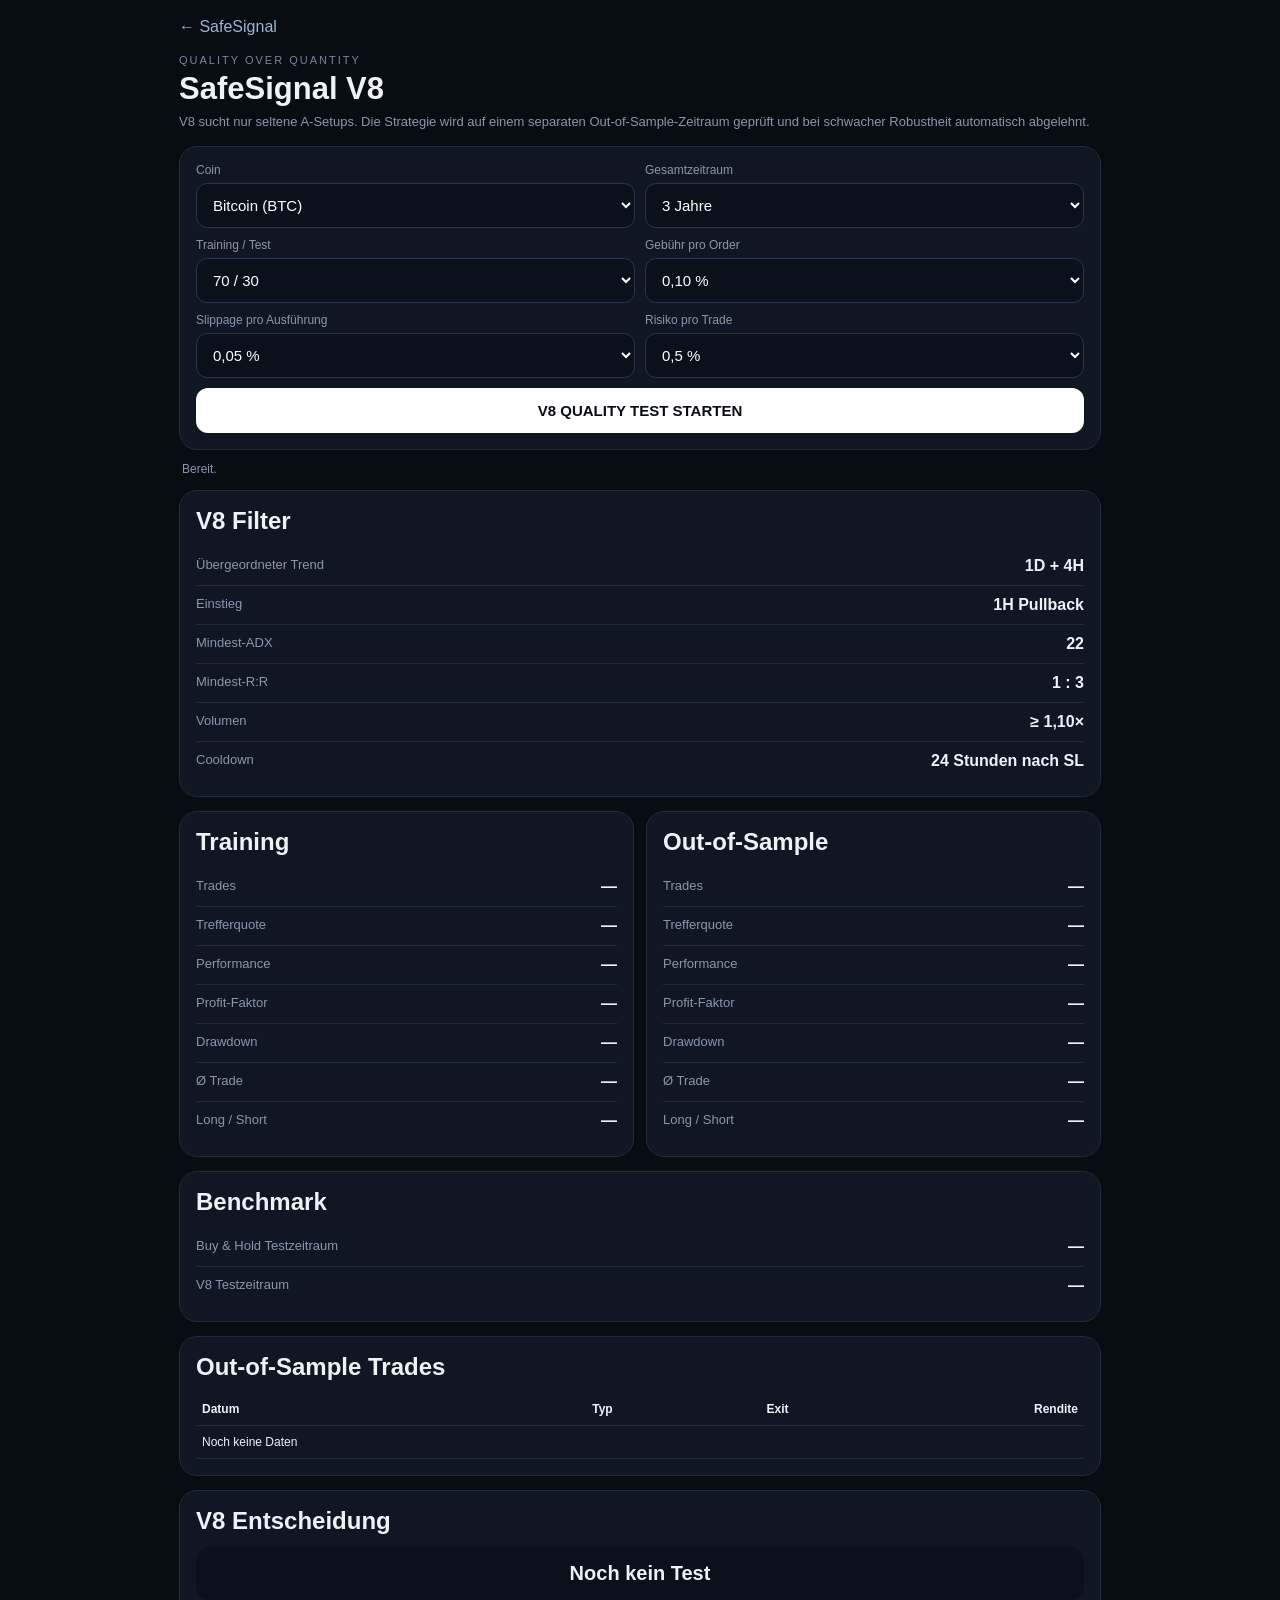
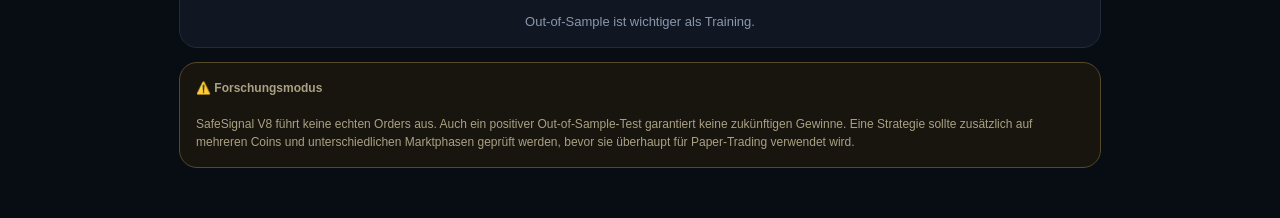
<file: backtest-v8.html>
<!DOCTYPE html>
<html lang="de">
<head>
<meta charset="UTF-8">
<meta name="viewport" content="width=device-width,initial-scale=1">
<meta name="theme-color" content="#080c13">
<title>SafeSignal V8</title>

<style>
*{box-sizing:border-box}
body{
margin:0;background:#080c13;color:#eef2f7;
font-family:-apple-system,BlinkMacSystemFont,"Segoe UI",sans-serif
}
main{max-width:950px;margin:auto;padding:18px 14px 50px}
a{color:#9fb4d4;text-decoration:none}
.eyebrow{font-size:11px;letter-spacing:2px;color:#78869c}
h1{margin:5px 0;font-size:31px}
h2{margin:0 0 12px}
.subtitle{color:#8997ad;font-size:13px;line-height:1.5}

.card{
background:#101722;border:1px solid #202b3b;
border-radius:18px;padding:16px;margin-top:14px
}

.controls{
display:grid;grid-template-columns:1fr 1fr;gap:10px
}

label{font-size:12px;color:#8997ad}

select{
display:block;width:100%;margin-top:6px;padding:12px;
background:#0b111a;color:white;border:1px solid #293548;
border-radius:11px;font-size:15px
}

button{
grid-column:1/-1;padding:14px;border:0;border-radius:12px;
background:white;color:#080c13;font-weight:900;font-size:15px
}

button:disabled{opacity:.5}

#status{
margin:12px 3px;color:#8997ad;font-size:12px
}

.compare{
display:grid;grid-template-columns:1fr 1fr;gap:12px
}

.metric{
display:flex;justify-content:space-between;gap:12px;
padding:10px 0;border-bottom:1px solid #202b3b
}

.metric:last-child{border-bottom:0}
.metric span{color:#8997ad;font-size:13px}
.metric strong{text-align:right}

.good{color:#70e5b7}
.bad{color:#ff899a}
.warn{color:#ffd27a}

.rating{
margin-top:12px;background:#0b111a;padding:15px;
border-radius:14px;text-align:center;font-size:20px;font-weight:900
}

table{
width:100%;border-collapse:collapse;font-size:12px
}

th,td{
padding:9px 6px;border-bottom:1px solid #202b3b;
text-align:right;white-space:nowrap
}

th:first-child,td:first-child{text-align:left}

.scroll{overflow:auto}

.warning{
border:1px solid #574a2a;background:#17150e;
color:#aaa084;font-size:12px;line-height:1.5
}

@media(max-width:700px){
.controls,.compare{grid-template-columns:1fr}
}
</style>
</head>

<body>

<main>

<a href="index.html">← SafeSignal</a>

<div style="margin-top:18px">
<div class="eyebrow">QUALITY OVER QUANTITY</div>

<h1>SafeSignal V8</h1>

<div class="subtitle">
V8 sucht nur seltene A-Setups. Die Strategie wird auf einem
separaten Out-of-Sample-Zeitraum geprüft und bei schwacher
Robustheit automatisch abgelehnt.
</div>
</div>


<section class="card controls">

<label>
Coin
<select id="symbol">
<option value="BTCUSDT">Bitcoin (BTC)</option>
<option value="ETHUSDT">Ethereum (ETH)</option>
<option value="SOLUSDT">Solana (SOL)</option>
<option value="BNBUSDT">BNB</option>
<option value="XRPUSDT">XRP</option>
<option value="DOGEUSDT">Dogecoin</option>
</select>
</label>


<label>
Gesamtzeitraum
<select id="days">
<option value="730">2 Jahre</option>
<option value="1095" selected>3 Jahre</option>
</select>
</label>


<label>
Training / Test
<select id="split">
<option value="0.60">60 / 40</option>
<option value="0.70" selected>70 / 30</option>
<option value="0.80">80 / 20</option>
</select>
</label>


<label>
Gebühr pro Order
<select id="fee">
<option value="0.0005">0,05 %</option>
<option value="0.001" selected>0,10 %</option>
<option value="0.0015">0,15 %</option>
</select>
</label>


<label>
Slippage pro Ausführung
<select id="slippage">
<option value="0.00025">0,025 %</option>
<option value="0.0005" selected>0,05 %</option>
<option value="0.001">0,10 %</option>
</select>
</label>


<label>
Risiko pro Trade
<select id="risk">
<option value="0.005" selected>0,5 %</option>
<option value="0.0075">0,75 %</option>
<option value="0.01">1,0 %</option>
</select>
</label>


<button id="run">
V8 QUALITY TEST STARTEN
</button>

</section>

<div id="status">Bereit.</div>


<section class="card">

<h2>V8 Filter</h2>

<div class="metric">
<span>Übergeordneter Trend</span>
<strong>1D + 4H</strong>
</div>

<div class="metric">
<span>Einstieg</span>
<strong>1H Pullback</strong>
</div>

<div class="metric">
<span>Mindest-ADX</span>
<strong>22</strong>
</div>

<div class="metric">
<span>Mindest-R:R</span>
<strong>1 : 3</strong>
</div>

<div class="metric">
<span>Volumen</span>
<strong>≥ 1,10×</strong>
</div>

<div class="metric">
<span>Cooldown</span>
<strong>24 Stunden nach SL</strong>
</div>

</section>


<div class="compare">


<section class="card">

<h2>Training</h2>

<div class="metric">
<span>Trades</span>
<strong id="trainTrades">—</strong>
</div>

<div class="metric">
<span>Trefferquote</span>
<strong id="trainWin">—</strong>
</div>

<div class="metric">
<span>Performance</span>
<strong id="trainPerf">—</strong>
</div>

<div class="metric">
<span>Profit-Faktor</span>
<strong id="trainPF">—</strong>
</div>

<div class="metric">
<span>Drawdown</span>
<strong id="trainDD">—</strong>
</div>

<div class="metric">
<span>Ø Trade</span>
<strong id="trainAvg">—</strong>
</div>

<div class="metric">
<span>Long / Short</span>
<strong id="trainSides">—</strong>
</div>

</section>


<section class="card">

<h2>Out-of-Sample</h2>

<div class="metric">
<span>Trades</span>
<strong id="testTrades">—</strong>
</div>

<div class="metric">
<span>Trefferquote</span>
<strong id="testWin">—</strong>
</div>

<div class="metric">
<span>Performance</span>
<strong id="testPerf">—</strong>
</div>

<div class="metric">
<span>Profit-Faktor</span>
<strong id="testPF">—</strong>
</div>

<div class="metric">
<span>Drawdown</span>
<strong id="testDD">—</strong>
</div>

<div class="metric">
<span>Ø Trade</span>
<strong id="testAvg">—</strong>
</div>

<div class="metric">
<span>Long / Short</span>
<strong id="testSides">—</strong>
</div>

</section>

</div>


<section class="card">

<h2>Benchmark</h2>

<div class="metric">
<span>Buy & Hold Testzeitraum</span>
<strong id="hold">—</strong>
</div>

<div class="metric">
<span>V8 Testzeitraum</span>
<strong id="v8Benchmark">—</strong>
</div>

</section>


<section class="card">

<h2>Out-of-Sample Trades</h2>

<div class="scroll">

<table>

<thead>
<tr>
<th>Datum</th>
<th>Typ</th>
<th>Exit</th>
<th>Rendite</th>
</tr>
</thead>

<tbody id="tradeList">

<tr>
<td colspan="4">Noch keine Daten</td>
</tr>

</tbody>

</table>

</div>

</section>


<section class="card">

<h2>V8 Entscheidung</h2>

<div class="rating" id="rating">
Noch kein Test
</div>

<div class="subtitle"
id="ratingText"
style="text-align:center;margin-top:12px">

Out-of-Sample ist wichtiger als Training.

</div>

</section>


<section class="card warning">

<b>⚠️ Forschungsmodus</b>

<br><br>

SafeSignal V8 führt keine echten Orders aus.

Auch ein positiver Out-of-Sample-Test garantiert keine zukünftigen Gewinne.
Eine Strategie sollte zusätzlich auf mehreren Coins und unterschiedlichen
Marktphasen geprüft werden, bevor sie überhaupt für Paper-Trading
verwendet wird.

</section>

</main>


<script>

const API="https://api.binance.com/api/v3";

const $=id=>document.getElementById(id);


function ema(v,p){

const r=Array(v.length).fill(null);

if(v.length<p)return r;

let e=v.slice(0,p)
.reduce((a,b)=>a+b,0)/p;

r[p-1]=e;

const k=2/(p+1);

for(let i=p;i<v.length;i++){

e=v[i]*k+e*(1-k);

r[i]=e;

}

return r;

}


function rsi(v,p=14){

const r=Array(v.length).fill(null);

let g=0,l=0;

for(let i=1;i<=p;i++){

const d=v[i]-v[i-1];

g+=Math.max(d,0);

l+=Math.max(-d,0);

}

let ag=g/p;
let al=l/p;

r[p]=al===0
?100
:100-100/(1+ag/al);

for(let i=p+1;i<v.length;i++){

const d=v[i]-v[i-1];

ag=
(
ag*(p-1)
+
Math.max(d,0)
)/p;

al=
(
al*(p-1)
+
Math.max(-d,0)
)/p;

r[i]=al===0
?100
:100-100/(1+ag/al);

}

return r;

}


function atr(h,l,c,p=14){

const r=Array(c.length).fill(null);

const tr=Array(c.length).fill(null);

for(let i=1;i<c.length;i++){

tr[i]=Math.max(
h[i]-l[i],
Math.abs(h[i]-c[i-1]),
Math.abs(l[i]-c[i-1])
);

}

let a=0;

for(let i=1;i<=p;i++)
a+=tr[i];

a/=p;

r[p]=a;

for(let i=p+1;i<c.length;i++){

a=
(
a*(p-1)
+
tr[i]
)/p;

r[i]=a;

}

return r;

}


function adx(h,l,c,p=14){

const n=c.length;

const tr=Array(n).fill(0);
const plus=Array(n).fill(0);
const minus=Array(n).fill(0);
const result=Array(n).fill(null);

for(let i=1;i<n;i++){

const up=h[i]-h[i-1];

const down=l[i-1]-l[i];

plus[i]=(up>down&&up>0)?up:0;

minus[i]=(down>up&&down>0)?down:0;

tr[i]=Math.max(
h[i]-l[i],
Math.abs(h[i]-c[i-1]),
Math.abs(l[i]-c[i-1])
);

}

let trs=0,ps=0,ms=0;

for(let i=1;i<=p;i++){

trs+=tr[i];
ps+=plus[i];
ms+=minus[i];

}

const dx=Array(n).fill(null);

for(let i=p;i<n;i++){

if(i>p){

trs=trs-trs/p+tr[i];
ps=ps-ps/p+plus[i];
ms=ms-ms/p+minus[i];

}

const pdi=
trs===0?0:100*ps/trs;

const mdi=
trs===0?0:100*ms/trs;

dx[i]=
pdi+mdi===0
?0
:100*Math.abs(pdi-mdi)/(pdi+mdi);

}

let sum=0,count=0;

for(let i=p;i<n;i++){

if(dx[i]!==null){

sum+=dx[i];

count++;

if(count===p)break;

}

}

if(count<p)return result;

let current=sum/p;

const start=p+count-1;

result[start]=current;

for(let i=start+1;i<n;i++){

current=
(
current*(p-1)
+
dx[i]
)/p;

result[i]=current;

}

return result;

}


function indicators(data){

const open=data.map(x=>Number(x[1]));
const high=data.map(x=>Number(x[2]));
const low=data.map(x=>Number(x[3]));
const close=data.map(x=>Number(x[4]));
const volume=data.map(x=>Number(x[5]));
const openTime=data.map(x=>Number(x[0]));
const closeTime=data.map(x=>Number(x[6]));

return{

open,
high,
low,
close,
volume,
openTime,
closeTime,

ema20:ema(close,20),
ema50:ema(close,50),
ema200:ema(close,200),

RSI:rsi(close),
ATR:atr(high,low,close),
ADX:adx(high,low,close)

};

}


function avgVolume(i,ind){

if(i<20)return 0;

let total=0;

for(let x=i-20;x<i;x++)
total+=ind.volume[x];

return total/20;

}


function latestClosed(time,ind){

let lo=0;
let hi=ind.closeTime.length-1;
let best=-1;

while(lo<=hi){

const mid=Math.floor((lo+hi)/2);

if(ind.closeTime[mid]<=time){

best=mid;
lo=mid+1;

}else{

hi=mid-1;

}

}

return best;

}


function higherTrend(index,ind){

if(index<200)
return "NONE";

const p=ind.close[index];

if(
p>ind.ema50[index] &&
ind.ema50[index]>ind.ema200[index]
)
return "BULL";

if(
p<ind.ema50[index] &&
ind.ema50[index]<ind.ema200[index]
)
return "BEAR";

return "NONE";

}


function qualitySignal(i,h1,h4,d1){

if(i<200)return null;

const time=h1.closeTime[i];

const i4=latestClosed(time,h4);
const i1d=latestClosed(time,d1);

if(i4<200||i1d<200)
return null;

const t4=higherTrend(i4,h4);
const td=higherTrend(i1d,d1);

if(
t4==="NONE" ||
td==="NONE" ||
t4!==td
)
return null;


const p=h1.close[i];

const e20=h1.ema20[i];
const e50=h1.ema50[i];

const R=h1.RSI[i];

const A=h1.ATR[i];

const AX=h1.ADX[i];

if(
e20===null ||
e50===null ||
R===null ||
A===null ||
AX===null
)
return null;


if(AX<22)
return null;


const av=avgVolume(i,h1);

if(av===0)
return null;


const vr=
h1.volume[i]/av;


if(vr<1.10)
return null;


/*
Keine extrem volatile Kerze.
*/

const atrPct=A/p;

if(
atrPct<0.002 ||
atrPct>0.035
)
return null;


/*
Pullback-Logik:

Long:
übergeordneter Trend bullisch,
Preis kam nahe EMA20,
schließt aber wieder oberhalb.

Short entsprechend umgekehrt.
*/


const previousClose=
h1.close[i-1];


const nearEMA=
Math.abs(
p-e20
)/p
<=0.012;


if(
t4==="BULL" &&
td==="BULL"
){

const recovery=
previousClose<=h1.ema20[i-1]
&&
p>e20;

const trend=
e20>e50 &&
p>e50;

const momentum=
R>=52 &&
R<=65;

if(
nearEMA &&
recovery &&
trend &&
momentum
){

return{
type:"LONG",
atr:A
};

}

}


if(
t4==="BEAR" &&
td==="BEAR"
){

const recovery=
previousClose>=h1.ema20[i-1]
&&
p<e20;

const trend=
e20<e50 &&
p<e50;

const momentum=
R<=48 &&
R>=35;

if(
nearEMA &&
recovery &&
trend &&
momentum
){

return{
type:"SHORT",
atr:A
};

}

}


return null;

}


function entryWithSlip(price,type,slip){

return type==="LONG"
?price*(1+slip)
:price*(1-slip);

}


function exitWithSlip(price,type,slip){

return type==="LONG"
?price*(1-slip)
:price*(1+slip);

}


function runPeriod(
h1,
h4,
d1,
start,
end,
fee,
slippage,
risk
){

let equity=100;

let peak=100;

let maxDD=0;

let position=null;

let cooldown=-1;

const trades=[];


for(
let i=Math.max(200,start);
i<Math.min(end,h1.close.length-1);
i++
){


if(position){

const high=h1.high[i];
const low=h1.low[i];

let rawExit=null;
let reason=null;


/*
Konservativ:
Wenn SL und TP in derselben
Kerze erreichbar wären,
wird SL zuerst geprüft.
*/


if(position.type==="LONG"){

if(low<=position.stop){

rawExit=position.stop;
reason="Stop-Loss";

}else if(high>=position.tp){

rawExit=position.tp;
reason="Take-Profit";

}

}else{

if(high>=position.stop){

rawExit=position.stop;
reason="Stop-Loss";

}else if(low<=position.tp){

rawExit=position.tp;
reason="Take-Profit";

}

}


if(rawExit!==null){

const exit=
exitWithSlip(
rawExit,
position.type,
slippage
);


let tradeReturn;


if(position.type==="LONG"){

tradeReturn=
(exit-position.entry)
/position.entry;

}else{

tradeReturn=
(position.entry-exit)
/position.entry;

}


const accountReturn=

tradeReturn
*
position.fraction

-

fee
*
2
*
position.fraction;


equity *=
1+accountReturn;


if(equity>peak)
peak=equity;


const dd=
(peak-equity)/peak;


if(dd>maxDD)
maxDD=dd;


trades.push({

time:
h1.closeTime[i],

type:
position.type,

reason,

return:
accountReturn

});


if(reason==="Stop-Loss"){

/*
24 Stunden Cooldown
im 1h Chart.
*/

cooldown=i+24;

}


position=null;

}


continue;

}


if(i<cooldown)
continue;


const signal=
qualitySignal(
i,
h1,
h4,
d1
);


if(!signal)
continue;


/*
Signal erst nach Kerzenschluss.

Einstieg nächste 1h-Kerze.
*/


const rawEntry=
h1.open[i+1];


const entry=
entryWithSlip(
rawEntry,
signal.type,
slippage
);


const A=
signal.atr;


/*
V8 bewusst groß:

1,5 ATR Stop
4,5 ATR Ziel = 1:3
*/


let stop;
let tp;


if(signal.type==="LONG"){

stop=
entry-
1.5*A;

tp=
entry+
4.5*A;

}else{

stop=
entry+
1.5*A;

tp=
entry-
4.5*A;

}


const stopPct=
Math.abs(
entry-stop
)/entry;


if(stopPct<=0)
continue;


/*
Positionsgröße anhand
des maximalen Kontorisikos.

Kein Hebel:
maximal 100 % Kapital.
*/


let fraction=
risk/
stopPct;


fraction=
Math.min(
fraction,
1
);


position={

type:
signal.type,

entry,

stop,

tp,

fraction

};

}


/*
Offene Position am Testende
neutral schließen.
*/


if(position){

const rawExit=
h1.close[
Math.min(
end,
h1.close.length-1
)
];


const exit=
exitWithSlip(
rawExit,
position.type,
slippage
);


let r;


if(position.type==="LONG"){

r=
(exit-position.entry)
/position.entry;

}else{

r=
(position.entry-exit)
/position.entry;

}


const accountReturn=

r*
position.fraction

-

fee*
2*
position.fraction;


equity *=
1+accountReturn;


trades.push({

time:
h1.closeTime[
Math.min(
end,
h1.closeTime.length-1
)
],

type:
position.type,

reason:
"Testende",

return:
accountReturn

});

}


return{
trades,
equity,
maxDD
};

}


function stats(result){

const t=result.trades;

const wins=
t.filter(
x=>x.return>0
);

const losses=
t.filter(
x=>x.return<=0
);


const gp=
wins.reduce(
(s,x)=>s+x.return,
0
);


const gl=
Math.abs(
losses.reduce(
(s,x)=>s+x.return,
0
)
);


const pf=
gl>0
?gp/gl
:gp>0
?Infinity
:0;


return{

trades:t.length,

winRate:
t.length
?
wins.length/t.length*100
:
0,

performance:
result.equity-100,

drawdown:
result.maxDD*100,

pf,

average:
t.length
?
t.reduce(
(s,x)=>s+x.return,
0
)
/t.length*100
:
0,

longs:
t.filter(
x=>x.type==="LONG"
).length,

shorts:
t.filter(
x=>x.type==="SHORT"
).length

};

}


async function loadHistory(
symbol,
interval,
start,
end
){

const all=[];

let cursor=start;


while(cursor<end){

$("status").textContent=

interval+
"-Daten werden geladen · "+
all.length+
" Kerzen";


const url=

API+
"/klines?symbol="+
symbol+
"&interval="+
interval+
"&startTime="+
cursor+
"&endTime="+
end+
"&limit=1000";


const response=
await fetch(url);


if(!response.ok)
throw new Error(
"Marktdaten konnten nicht geladen werden."
);


const batch=
await response.json();


if(!batch.length)
break;


all.push(...batch);


cursor=
Number(
batch[
batch.length-1
][0]
)+1;


if(batch.length<1000)
break;


await new Promise(
r=>setTimeout(r,80)
);

}


return all;

}


function pfText(v){

return v===Infinity
?"∞"
:v.toFixed(2);

}


function percentage(v){

return(
v>=0
?"+"
:""
)+
v.toFixed(2)
+"%";

}


function show(prefix,s){

$(prefix+"Trades").textContent=
s.trades;

$(prefix+"Win").textContent=
s.winRate.toFixed(1)+"%";

$(prefix+"Perf").textContent=
percentage(s.performance);

$(prefix+"Perf").className=
s.performance>=0
?"good"
:"bad";

$(prefix+"PF").textContent=
pfText(s.pf);

$(prefix+"DD").textContent=
"-"+
s.drawdown.toFixed(2)
+"%";

$(prefix+"Avg").textContent=
percentage(s.average);

$(prefix+"Sides").textContent=
s.longs+
" / "+
s.shorts;

}


function showTrades(trades){

const recent=
trades
.slice(-20)
.reverse();


if(!recent.length){

$("tradeList").innerHTML=
"<tr><td colspan='4'>Keine Trades</td></tr>";

return;

}


$("tradeList").innerHTML=

recent.map(
t=>{

const d=
new Date(t.time)
.toLocaleDateString(
"de-DE"
);

return(

"<tr>"+
"<td>"+d+"</td>"+
"<td>"+t.type+"</td>"+
"<td>"+t.reason+"</td>"+
"<td>"+
percentage(
t.return*100
)+
"</td>"+
"</tr>"

);

}
).join("");

}


function evaluate(train,test){

let title;
let text;


/*
Harte V8-Regeln.
*/


if(test.trades<10){

title=
"⚠️ Zu wenig Out-of-Sample-Trades";

text=
"V8 ist sehr selektiv, aber dieser Testzeitraum enthält zu wenige unabhängige Trades für eine belastbare Aussage.";

}


else if(

test.performance>0 &&

test.pf>=1.50 &&

test.drawdown<=10 &&

test.average>0 &&

train.pf>=1.20

){

title=
"🟢 V8 besteht den ersten Test";

text=
"Die Strategie bleibt auch im unbekannten Testzeitraum nach Gebühren und Slippage profitabel. Vor Live-Signalen wären trotzdem weitere Coins und Paper-Trading notwendig.";

}


else if(

test.performance>0 &&

test.pf>=1.30 &&

test.drawdown<=15

){

title=
"🟡 Interessant – weiter testen";

text=
"V8 erreicht den Mindest-Profit-Faktor im Out-of-Sample-Test, ist aber noch nicht robust genug, um daraus echte Handelssignale abzuleiten.";

}


else{

title=
"🔴 V8 verworfen";

text=
"Der Out-of-Sample-Profit-Faktor erreicht 1,30 nicht oder die Strategie erzeugt keine ausreichende risikoadjustierte Rendite.";

}


$("rating").textContent=
title;


$("ratingText").textContent=
text;

}


async function run(){

const button=
$("run");

button.disabled=true;


try{


const symbol=
$("symbol").value;


const days=
Number(
$("days").value
);


const split=
Number(
$("split").value
);


const fee=
Number(
$("fee").value
);


const slippage=
Number(
$("slippage").value
);


const risk=
Number(
$("risk").value
);


const now=
Date.now();


const targetStart=

now-

days*
24*
60*
60*
1000;


/*
Warmup für EMA200
auf allen Timeframes.
*/


const warmup=

targetStart-

300*
24*
60*
60*
1000;


$("status").textContent=
"1H-Daten werden geladen…";


const h1Data=
await loadHistory(
symbol,
"1h",
warmup,
now
);


$("status").textContent=
"4H-Daten werden geladen…";


const h4Data=
await loadHistory(
symbol,
"4h",
warmup-
200*
24*
60*
60*
1000,
now
);


$("status").textContent=
"1D-Daten werden geladen…";


const d1Data=
await loadHistory(
symbol,
"1d",
warmup-
500*
24*
60*
60*
1000,
now
);


if(
h1Data.length<500 ||
h4Data.length<250 ||
d1Data.length<250
){

throw new Error(
"Nicht genügend historische Daten."
);

}


const h1=
indicators(h1Data);

const h4=
indicators(h4Data);

const d1=
indicators(d1Data);


let first=
h1.closeTime.findIndex(
x=>x>=targetStart
);


if(first<200)
first=200;


const usable=
h1.close.length-first;


const trainSize=
Math.floor(
usable*split
);


const trainStart=
first;


const trainEnd=
first+trainSize;


const testStart=
trainEnd;


const testEnd=
h1.close.length-1;



$("status").textContent=
"Training wird getestet…";


const training=
runPeriod(
h1,
h4,
d1,
trainStart,
trainEnd,
fee,
slippage,
risk
);


const trainStats=
stats(training);



$("status").textContent=
"Out-of-Sample wird getestet…";


const testing=
runPeriod(
h1,
h4,
d1,
testStart,
testEnd,
fee,
slippage,
risk
);


const testStats=
stats(testing);



show(
"train",
trainStats
);


show(
"test",
testStats
);


showTrades(
testing.trades
);



const holdStart=
h1.close[testStart];


const holdEnd=
h1.close[
Math.min(
testEnd,
h1.close.length-1
)
];


const hold=

(
holdEnd/
holdStart
-
1
)*100;


$("hold").textContent=
percentage(hold);


$("hold").className=
hold>=0
?"good"
:"bad";


$("v8Benchmark").textContent=
percentage(
testStats.performance
);


$("v8Benchmark").className=
testStats.performance>=0
?"good"
:"bad";


evaluate(
trainStats,
testStats
);


$("status").textContent=

"V8 abgeschlossen · "+
training.trades.length+
" Trainingstrades · "+
testing.trades.length+
" Out-of-Sample-Trades.";


}

catch(error){

$("status").textContent=
"Fehler: "+
error.message;

}


button.disabled=false;

}


$("run")
.addEventListener(
"click",
run
);

</script>

</body>
</html>
</file>
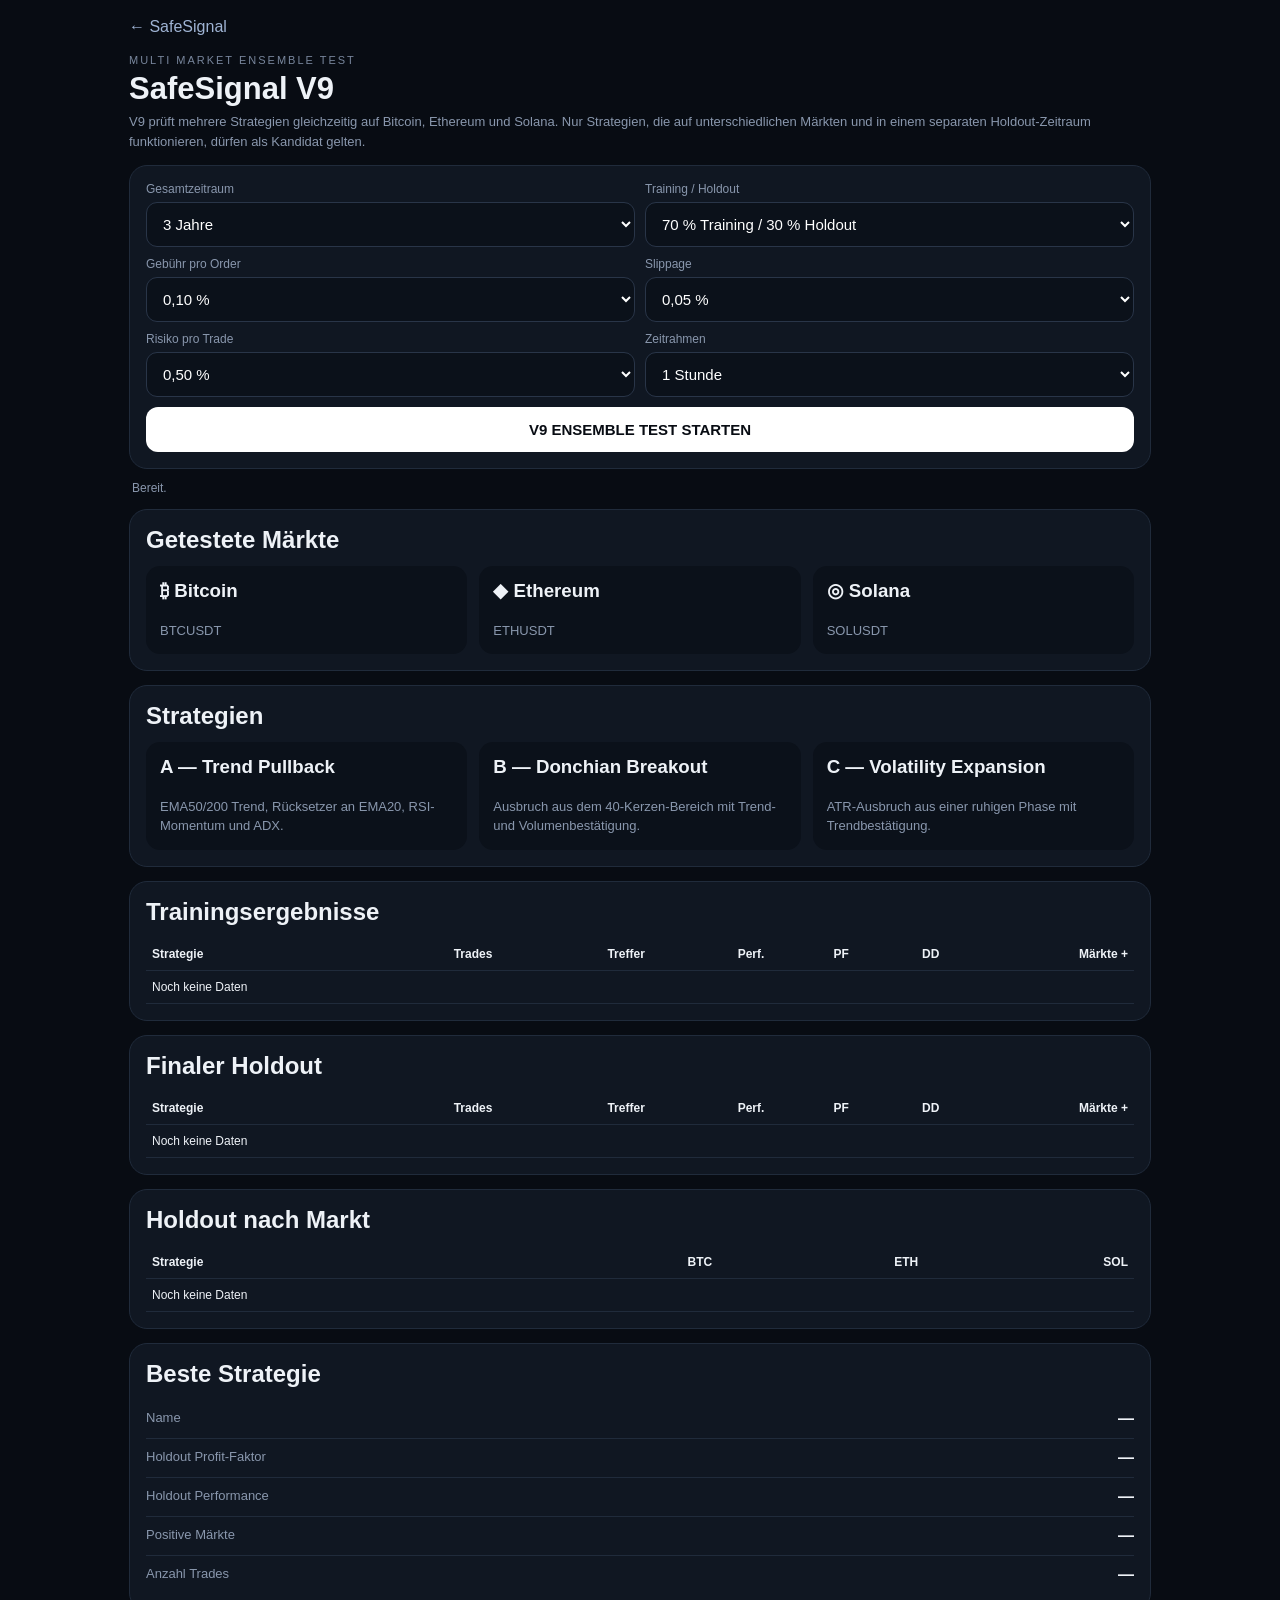
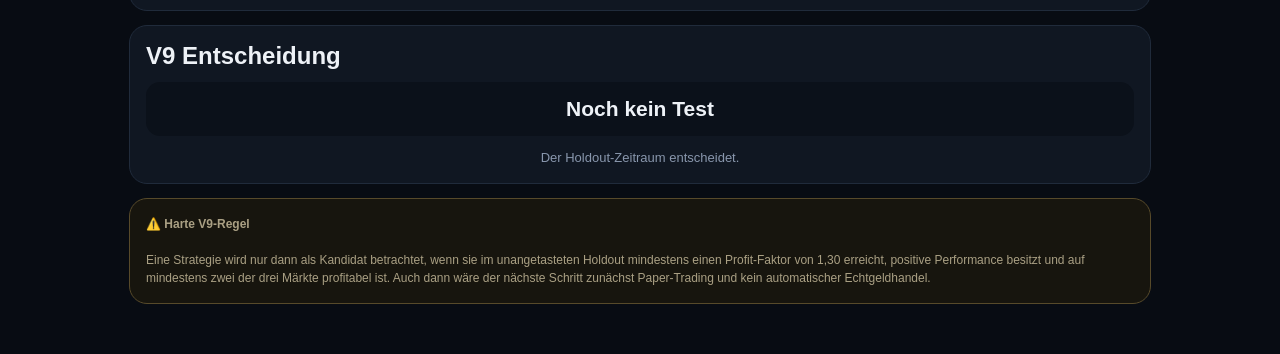
<file: backtest-v9.html>
<!DOCTYPE html>
<html lang="de">
<head>
<meta charset="UTF-8">
<meta name="viewport" content="width=device-width,initial-scale=1">
<meta name="theme-color" content="#080c13">
<title>SafeSignal V9</title>

<style>
*{box-sizing:border-box}

body{
margin:0;
background:#080c13;
color:#eef2f7;
font-family:-apple-system,BlinkMacSystemFont,"Segoe UI",sans-serif
}

main{
max-width:1050px;
margin:auto;
padding:18px 14px 50px
}

a{
color:#9fb4d4;
text-decoration:none
}

.eyebrow{
font-size:11px;
letter-spacing:2px;
color:#78869c
}

h1{
margin:5px 0;
font-size:31px
}

h2{
margin:0 0 12px
}

h3{
margin-top:0
}

.subtitle{
color:#8997ad;
font-size:13px;
line-height:1.5
}

.card{
background:#101722;
border:1px solid #202b3b;
border-radius:18px;
padding:16px;
margin-top:14px
}

.controls{
display:grid;
grid-template-columns:1fr 1fr;
gap:10px
}

label{
font-size:12px;
color:#8997ad
}

select{
display:block;
width:100%;
margin-top:6px;
padding:12px;
background:#0b111a;
color:white;
border:1px solid #293548;
border-radius:11px;
font-size:15px
}

button{
grid-column:1/-1;
padding:14px;
border:0;
border-radius:12px;
background:white;
color:#080c13;
font-weight:900;
font-size:15px
}

button:disabled{
opacity:.5
}

#status{
margin:12px 3px;
color:#8997ad;
font-size:12px
}

.metric{
display:flex;
justify-content:space-between;
gap:12px;
padding:10px 0;
border-bottom:1px solid #202b3b
}

.metric:last-child{
border-bottom:0
}

.metric span{
color:#8997ad;
font-size:13px
}

.metric strong{
text-align:right
}

.good{color:#70e5b7}
.bad{color:#ff899a}
.warn{color:#ffd27a}

.rating{
background:#0b111a;
padding:15px;
border-radius:14px;
text-align:center;
font-size:21px;
font-weight:900
}

table{
width:100%;
border-collapse:collapse;
font-size:12px
}

th,td{
padding:9px 6px;
border-bottom:1px solid #202b3b;
text-align:right;
white-space:nowrap
}

th:first-child,
td:first-child{
text-align:left
}

.scroll{
overflow:auto
}

.strategyGrid{
display:grid;
grid-template-columns:repeat(3,1fr);
gap:12px
}

.strategy{
background:#0b111a;
border-radius:14px;
padding:14px
}

.warning{
border:1px solid #574a2a;
background:#17150e;
color:#aaa084;
font-size:12px;
line-height:1.5
}

@media(max-width:760px){

.controls,
.strategyGrid{
grid-template-columns:1fr
}

}
</style>
</head>

<body>

<main>

<a href="index.html">← SafeSignal</a>

<div style="margin-top:18px">

<div class="eyebrow">
MULTI MARKET ENSEMBLE TEST
</div>

<h1>SafeSignal V9</h1>

<div class="subtitle">
V9 prüft mehrere Strategien gleichzeitig auf Bitcoin, Ethereum und Solana.
Nur Strategien, die auf unterschiedlichen Märkten und in einem separaten
Holdout-Zeitraum funktionieren, dürfen als Kandidat gelten.
</div>

</div>


<section class="card controls">

<label>
Gesamtzeitraum

<select id="days">

<option value="730">2 Jahre</option>
<option value="1095" selected>3 Jahre</option>

</select>
</label>


<label>
Training / Holdout

<select id="split">

<option value="0.70" selected>
70 % Training / 30 % Holdout
</option>

<option value="0.80">
80 % Training / 20 % Holdout
</option>

</select>
</label>


<label>
Gebühr pro Order

<select id="fee">

<option value="0.0005">
0,05 %
</option>

<option value="0.001" selected>
0,10 %
</option>

<option value="0.0015">
0,15 %
</option>

</select>
</label>


<label>
Slippage

<select id="slippage">

<option value="0.00025">
0,025 %
</option>

<option value="0.0005" selected>
0,05 %
</option>

<option value="0.001">
0,10 %
</option>

</select>
</label>


<label>
Risiko pro Trade

<select id="risk">

<option value="0.0025">
0,25 %
</option>

<option value="0.005" selected>
0,50 %
</option>

<option value="0.01">
1,00 %
</option>

</select>
</label>


<label>
Zeitrahmen

<select id="interval">

<option value="1h" selected>
1 Stunde
</option>

<option value="4h">
4 Stunden
</option>

</select>
</label>


<button id="run">
V9 ENSEMBLE TEST STARTEN
</button>

</section>


<div id="status">
Bereit.
</div>


<section class="card">

<h2>Getestete Märkte</h2>

<div class="strategyGrid">

<div class="strategy">
<h3>₿ Bitcoin</h3>
<div class="subtitle">BTCUSDT</div>
</div>

<div class="strategy">
<h3>◆ Ethereum</h3>
<div class="subtitle">ETHUSDT</div>
</div>

<div class="strategy">
<h3>◎ Solana</h3>
<div class="subtitle">SOLUSDT</div>
</div>

</div>

</section>


<section class="card">

<h2>Strategien</h2>

<div class="strategyGrid">

<div class="strategy">

<h3>A — Trend Pullback</h3>

<div class="subtitle">
EMA50/200 Trend, Rücksetzer an EMA20,
RSI-Momentum und ADX.
</div>

</div>


<div class="strategy">

<h3>B — Donchian Breakout</h3>

<div class="subtitle">
Ausbruch aus dem 40-Kerzen-Bereich
mit Trend- und Volumenbestätigung.
</div>

</div>


<div class="strategy">

<h3>C — Volatility Expansion</h3>

<div class="subtitle">
ATR-Ausbruch aus einer ruhigen Phase
mit Trendbestätigung.
</div>

</div>

</div>

</section>


<section class="card">

<h2>Trainingsergebnisse</h2>

<div class="scroll">

<table>

<thead>

<tr>
<th>Strategie</th>
<th>Trades</th>
<th>Treffer</th>
<th>Perf.</th>
<th>PF</th>
<th>DD</th>
<th>Märkte +</th>
</tr>

</thead>

<tbody id="trainTable">

<tr>
<td colspan="7">Noch keine Daten</td>
</tr>

</tbody>

</table>

</div>

</section>


<section class="card">

<h2>Finaler Holdout</h2>

<div class="scroll">

<table>

<thead>

<tr>
<th>Strategie</th>
<th>Trades</th>
<th>Treffer</th>
<th>Perf.</th>
<th>PF</th>
<th>DD</th>
<th>Märkte +</th>
</tr>

</thead>

<tbody id="testTable">

<tr>
<td colspan="7">Noch keine Daten</td>
</tr>

</tbody>

</table>

</div>

</section>


<section class="card">

<h2>Holdout nach Markt</h2>

<div class="scroll">

<table>

<thead>

<tr>
<th>Strategie</th>
<th>BTC</th>
<th>ETH</th>
<th>SOL</th>
</tr>

</thead>

<tbody id="marketTable">

<tr>
<td colspan="4">Noch keine Daten</td>
</tr>

</tbody>

</table>

</div>

</section>


<section class="card">

<h2>Beste Strategie</h2>

<div class="metric">
<span>Name</span>
<strong id="winnerName">—</strong>
</div>

<div class="metric">
<span>Holdout Profit-Faktor</span>
<strong id="winnerPF">—</strong>
</div>

<div class="metric">
<span>Holdout Performance</span>
<strong id="winnerPerf">—</strong>
</div>

<div class="metric">
<span>Positive Märkte</span>
<strong id="winnerMarkets">—</strong>
</div>

<div class="metric">
<span>Anzahl Trades</span>
<strong id="winnerTrades">—</strong>
</div>

</section>


<section class="card">

<h2>V9 Entscheidung</h2>

<div class="rating" id="rating">
Noch kein Test
</div>

<div
class="subtitle"
id="ratingText"
style="text-align:center;margin-top:12px">

Der Holdout-Zeitraum entscheidet.

</div>

</section>


<section class="card warning">

<b>⚠️ Harte V9-Regel</b>

<br><br>

Eine Strategie wird nur dann als Kandidat betrachtet, wenn sie im
unangetasteten Holdout mindestens einen Profit-Faktor von 1,30 erreicht,
positive Performance besitzt und auf mindestens zwei der drei Märkte
profitabel ist.

Auch dann wäre der nächste Schritt zunächst Paper-Trading und kein
automatischer Echtgeldhandel.

</section>

</main>


<script>

const API =
"https://api.binance.com/api/v3";

const $ =
id => document.getElementById(id);

const SYMBOLS =
["BTCUSDT","ETHUSDT","SOLUSDT"];



function ema(v,p){

const r =
Array(v.length).fill(null);

if(v.length<p)
return r;

let e =
v.slice(0,p)
.reduce((a,b)=>a+b,0)
/p;

r[p-1]=e;

const k =
2/(p+1);

for(let i=p;i<v.length;i++){

e =
v[i]*k +
e*(1-k);

r[i]=e;

}

return r;

}



function rsi(v,p=14){

const r =
Array(v.length).fill(null);

let gain=0;
let loss=0;

for(let i=1;i<=p;i++){

const d =
v[i]-v[i-1];

gain +=
Math.max(d,0);

loss +=
Math.max(-d,0);

}

let avgGain =
gain/p;

let avgLoss =
loss/p;

r[p] =
avgLoss===0
?100
:100-100/(1+avgGain/avgLoss);

for(let i=p+1;i<v.length;i++){

const d =
v[i]-v[i-1];

avgGain =
(
avgGain*(p-1)
+
Math.max(d,0)
)/p;

avgLoss =
(
avgLoss*(p-1)
+
Math.max(-d,0)
)/p;

r[i] =
avgLoss===0
?100
:100-100/(1+avgGain/avgLoss);

}

return r;

}



function atr(h,l,c,p=14){

const out =
Array(c.length).fill(null);

const tr =
Array(c.length).fill(null);

for(let i=1;i<c.length;i++){

tr[i] =
Math.max(

h[i]-l[i],

Math.abs(
h[i]-c[i-1]
),

Math.abs(
l[i]-c[i-1]
)

);

}

let a=0;

for(let i=1;i<=p;i++)
a+=tr[i];

a/=p;

out[p]=a;

for(let i=p+1;i<c.length;i++){

a =
(
a*(p-1)
+
tr[i]
)/p;

out[i]=a;

}

return out;

}



function adx(h,l,c,p=14){

const n=c.length;

const tr =
Array(n).fill(0);

const plus =
Array(n).fill(0);

const minus =
Array(n).fill(0);

const out =
Array(n).fill(null);

for(let i=1;i<n;i++){

const up =
h[i]-h[i-1];

const down =
l[i-1]-l[i];

plus[i] =
up>down && up>0
?up:0;

minus[i] =
down>up && down>0
?down:0;

tr[i] =
Math.max(
h[i]-l[i],
Math.abs(h[i]-c[i-1]),
Math.abs(l[i]-c[i-1])
);

}

let trs=0;
let ps=0;
let ms=0;

for(let i=1;i<=p;i++){

trs+=tr[i];
ps+=plus[i];
ms+=minus[i];

}

const dx =
Array(n).fill(null);

for(let i=p;i<n;i++){

if(i>p){

trs =
trs-trs/p+tr[i];

ps =
ps-ps/p+plus[i];

ms =
ms-ms/p+minus[i];

}

const pdi =
trs===0
?0
:100*ps/trs;

const mdi =
trs===0
?0
:100*ms/trs;

dx[i] =
pdi+mdi===0
?0
:100*
Math.abs(pdi-mdi)
/
(pdi+mdi);

}

let sum=0;
let count=0;

for(let i=p;i<n;i++){

if(dx[i]!==null){

sum+=dx[i];

count++;

if(count===p)
break;

}

}

if(count<p)
return out;

let current =
sum/p;

const start =
p+count-1;

out[start]=current;

for(let i=start+1;i<n;i++){

current =
(
current*(p-1)
+
dx[i]
)/p;

out[i]=current;

}

return out;

}



function indicators(data){

const open =
data.map(x=>Number(x[1]));

const high =
data.map(x=>Number(x[2]));

const low =
data.map(x=>Number(x[3]));

const close =
data.map(x=>Number(x[4]));

const volume =
data.map(x=>Number(x[5]));

const closeTime =
data.map(x=>Number(x[6]));

return{

open,
high,
low,
close,
volume,
closeTime,

ema20:
ema(close,20),

ema50:
ema(close,50),

ema200:
ema(close,200),

RSI:
rsi(close),

ATR:
atr(high,low,close),

ADX:
adx(high,low,close)

};

}



function avgVolume(i,ind){

if(i<20)
return 0;

let sum=0;

for(let x=i-20;x<i;x++)
sum+=ind.volume[x];

return sum/20;

}



function highest(i,ind,n){

let value=-Infinity;

for(let x=i-n;x<i;x++){

value =
Math.max(
value,
ind.high[x]
);

}

return value;

}



function lowest(i,ind,n){

let value=Infinity;

for(let x=i-n;x<i;x++){

value =
Math.min(
value,
ind.low[x]
);

}

return value;

}



/*
==============================
STRATEGIE A
TREND PULLBACK
==============================
*/

function signalA(i,ind){

if(i<220)
return null;

const p =
ind.close[i];

const e20 =
ind.ema20[i];

const e50 =
ind.ema50[i];

const e200 =
ind.ema200[i];

const R =
ind.RSI[i];

const A =
ind.ATR[i];

const AX =
ind.ADX[i];

if(
e20===null ||
e50===null ||
e200===null ||
R===null ||
A===null ||
AX===null
)
return null;


if(AX<22)
return null;


const prev =
ind.close[i-1];


if(

p>e200 &&
e50>e200 &&
e20>e50 &&

prev<=ind.ema20[i-1] &&
p>e20 &&

R>=52 &&
R<=65

){

return{
type:"LONG",
atr:A,
sl:1.5,
tp:4.0
};

}


if(

p<e200 &&
e50<e200 &&
e20<e50 &&

prev>=ind.ema20[i-1] &&
p<e20 &&

R<=48 &&
R>=35

){

return{
type:"SHORT",
atr:A,
sl:1.5,
tp:4.0
};

}


return null;

}



/*
==============================
STRATEGIE B
DONCHIAN BREAKOUT
==============================
*/

function signalB(i,ind){

if(i<220)
return null;

const p =
ind.close[i];

const A =
ind.ATR[i];

const AX =
ind.ADX[i];

const e50 =
ind.ema50[i];

const e200 =
ind.ema200[i];

if(
A===null ||
AX===null ||
e50===null ||
e200===null
)
return null;


if(AX<25)
return null;


const av =
avgVolume(i,ind);

if(av===0)
return null;


const vr =
ind.volume[i]/av;


if(vr<1.25)
return null;


const top =
highest(i,ind,40);

const bottom =
lowest(i,ind,40);


if(

p>top &&
p>e50 &&
e50>e200

){

return{
type:"LONG",
atr:A,
sl:2.0,
tp:5.0
};

}


if(

p<bottom &&
p<e50 &&
e50<e200

){

return{
type:"SHORT",
atr:A,
sl:2.0,
tp:5.0
};

}


return null;

}



/*
==============================
STRATEGIE C
VOLATILITY EXPANSION
==============================
*/

function signalC(i,ind){

if(i<220)
return null;


const p =
ind.close[i];

const A =
ind.ATR[i];

const e50 =
ind.ema50[i];

const e200 =
ind.ema200[i];

if(
A===null ||
e50===null ||
e200===null
)
return null;


const atrPct =
A/p;


let avgATR=0;


for(let x=i-20;x<i;x++){

if(ind.ATR[x]===null)
return null;

avgATR +=
ind.ATR[x]/
ind.close[x];

}


avgATR /=20;


/*
Nur Expansion nach
vorher ruhigerer Phase.
*/


if(
atrPct <
avgATR*1.30
)
return null;


const candleMove =

Math.abs(
ind.close[i]-
ind.open[i]
)
/ind.open[i];


if(
candleMove <
atrPct*0.70
)
return null;


if(

ind.close[i] >
ind.open[i] &&

p>e50 &&
e50>e200

){

return{
type:"LONG",
atr:A,
sl:1.8,
tp:4.5
};

}


if(

ind.close[i] <
ind.open[i] &&

p<e50 &&
e50<e200

){

return{
type:"SHORT",
atr:A,
sl:1.8,
tp:4.5
};

}


return null;

}



function getSignal(
strategy,
i,
ind
){

if(strategy==="A")
return signalA(i,ind);

if(strategy==="B")
return signalB(i,ind);

if(strategy==="C")
return signalC(i,ind);

return null;

}



function entrySlip(
price,
type,
slip
){

return type==="LONG"
?price*(1+slip)
:price*(1-slip);

}



function exitSlip(
price,
type,
slip
){

return type==="LONG"
?price*(1-slip)
:price*(1+slip);

}



function backtest(
ind,
strategy,
start,
end,
fee,
slippage,
risk
){

let equity=100;

let peak=100;

let maxDD=0;

let position=null;

let cooldown=-1;

const trades=[];


for(
let i=Math.max(220,start);
i<Math.min(end,ind.close.length-1);
i++
){


if(position){


const high =
ind.high[i];

const low =
ind.low[i];


let rawExit=null;

let reason=null;


/*
Konservative Annahme:
Stop zuerst.
*/


if(position.type==="LONG"){

if(low<=position.stop){

rawExit =
position.stop;

reason =
"SL";

}

else if(high>=position.tp){

rawExit =
position.tp;

reason =
"TP";

}

}


else{


if(high>=position.stop){

rawExit =
position.stop;

reason =
"SL";

}

else if(low<=position.tp){

rawExit =
position.tp;

reason =
"TP";

}

}



if(rawExit!==null){


const exit =
exitSlip(
rawExit,
position.type,
slippage
);


let r;


if(position.type==="LONG"){

r =
(exit-position.entry)
/
position.entry;

}

else{

r =
(position.entry-exit)
/
position.entry;

}


const accountReturn =

r*
position.fraction

-

fee*
2*
position.fraction;


equity *=
1+
accountReturn;


if(equity>peak)
peak=equity;


const dd =
(
peak-equity
)
/peak;


if(dd>maxDD)
maxDD=dd;


trades.push({

return:
accountReturn,

type:
position.type,

reason

});


if(reason==="SL"){

cooldown =
i+24;

}


position=null;

}


continue;

}



if(i<cooldown)
continue;



const signal =
getSignal(
strategy,
i,
ind
);


if(!signal)
continue;


/*
Kein Look-ahead:
Einstieg nächste Kerze.
*/


const entry =

entrySlip(
ind.open[i+1],
signal.type,
slippage
);


const A =
signal.atr;


let stop;
let tp;


if(signal.type==="LONG"){

stop =
entry-
signal.sl*A;

tp =
entry+
signal.tp*A;

}

else{

stop =
entry+
signal.sl*A;

tp =
entry-
signal.tp*A;

}


const stopPct =
Math.abs(
entry-stop
)/entry;


if(stopPct<=0)
continue;


/*
Kein Hebel.
*/


let fraction =
risk/
stopPct;


fraction =
Math.min(
fraction,
1
);


position={

type:
signal.type,

entry,

stop,

tp,

fraction

};

}



return{

trades,
equity,
maxDD

};

}



function stats(result){

const trades =
result.trades;


const wins =
trades.filter(
t=>t.return>0
);


const losses =
trades.filter(
t=>t.return<=0
);


const grossProfit =
wins.reduce(
(s,t)=>s+t.return,
0
);


const grossLoss =
Math.abs(
losses.reduce(
(s,t)=>s+t.return,
0
)
);


const pf =

grossLoss>0

?

grossProfit/grossLoss

:

grossProfit>0

?

Infinity

:

0;


return{

trades:
trades.length,


winRate:

trades.length

?

wins.length/
trades.length*
100

:

0,


performance:

result.equity-
100,


drawdown:

result.maxDD*
100,


pf

};

}



async function loadHistory(
symbol,
interval,
start,
end
){

const all=[];

let cursor=start;


while(cursor<end){


$("status").textContent =

symbol+
" · "+
interval+
" · "+
all.length+
" Kerzen geladen";


const url =

API+
"/klines?symbol="+
symbol+
"&interval="+
interval+
"&startTime="+
cursor+
"&endTime="+
end+
"&limit=1000";


const response =
await fetch(url);


if(!response.ok){

throw new Error(
symbol+
" konnte nicht geladen werden."
);

}


const batch =
await response.json();


if(!batch.length)
break;


all.push(...batch);


cursor =

Number(
batch[
batch.length-1
][0]
)
+1;


if(batch.length<1000)
break;


await new Promise(
r=>setTimeout(r,70)
);

}


return all;

}



function combineStats(
marketStats
){

const allTrades =
marketStats.reduce(
(s,x)=>s+x.trades,
0
);


let grossGain=0;
let grossLoss=0;

let wins=0;

let performance=0;

let worstDD=0;

let positiveMarkets=0;


for(const s of marketStats){

performance +=
s.performance;


if(s.performance>0)
positiveMarkets++;


if(s.drawdown>worstDD)
worstDD=s.drawdown;


if(
s.trades>0
){

wins +=
s.winRate/
100*
s.trades;

}


/*
PF approximieren wir hier
marktübergreifend über
gewichtete Gewinn/Verlust-Mengen.
*/


if(
s.pf!==Infinity &&
s.pf>0
){

const unitLoss =
s.trades/
(
1+s.pf
);

grossLoss +=
unitLoss;

grossGain +=
unitLoss*s.pf;

}

}


const PF =

grossLoss>0

?

grossGain/grossLoss

:

0;


return{

trades:
allTrades,

winRate:

allTrades

?

wins/allTrades*100

:

0,

performance,

pf:
PF,

drawdown:
worstDD,

positiveMarkets

};

}



function pfText(v){

return v===Infinity
?"∞"
:v.toFixed(2);

}



function pct(v){

return(
v>=0
?"+"
:""
)+
v.toFixed(2)
+"%";

}



function strategyName(code){

if(code==="A")
return "A · Trend Pullback";

if(code==="B")
return "B · Donchian Breakout";

return "C · Volatility Expansion";

}



function tableRow(
strategy,
s
){

return(

"<tr>"+

"<td>"+
strategyName(strategy)+
"</td>"+

"<td>"+
s.trades+
"</td>"+

"<td>"+
s.winRate.toFixed(1)+
"%</td>"+

"<td>"+
pct(s.performance)+
"</td>"+

"<td>"+
pfText(s.pf)+
"</td>"+

"<td>-"+
s.drawdown.toFixed(2)+
"%</td>"+

"<td>"+
s.positiveMarkets+
" / 3</td>"+

"</tr>"

);

}



function marketRow(
strategy,
markets
){

function cell(s){

return(
pct(s.performance)
+
" · PF "
+
pfText(s.pf)
);

}


return(

"<tr>"+

"<td>"+
strategyName(strategy)+
"</td>"+

"<td>"+
cell(markets.BTCUSDT)+
"</td>"+

"<td>"+
cell(markets.ETHUSDT)+
"</td>"+

"<td>"+
cell(markets.SOLUSDT)+
"</td>"+

"</tr>"

);

}



function evaluate(
training,
holdout
){

const strategies =
["A","B","C"];


const candidates =
strategies.filter(
s =>

holdout[s].pf>=1.30

&&

holdout[s].performance>0

&&

holdout[s].positiveMarkets>=2

&&

holdout[s].trades>=20

);


let winner=null;


if(candidates.length){

winner =
candidates.sort(
(a,b)=>

holdout[b].pf
-
holdout[a].pf

)[0];

}


if(!winner){


$("winnerName").textContent =
"Keine";

$("winnerPF").textContent =
"—";

$("winnerPerf").textContent =
"—";

$("winnerMarkets").textContent =
"—";

$("winnerTrades").textContent =
"—";


$("rating").textContent =
"🔴 Keine robuste Strategie";


$("ratingText").textContent =
"Keine Strategie erreicht im finalen Holdout gleichzeitig PF ≥ 1,30, positive Performance und mindestens zwei profitable Märkte.";


return;

}



const w =
holdout[winner];


$("winnerName").textContent =
strategyName(winner);


$("winnerPF").textContent =
pfText(w.pf);


$("winnerPerf").textContent =
pct(w.performance);


$("winnerMarkets").textContent =
w.positiveMarkets+
" / 3";


$("winnerTrades").textContent =
w.trades;



if(

w.pf>=1.5

&&

w.positiveMarkets===3

&&

training[winner].pf>=1.15

){

$("rating").textContent =
"🟢 Kandidat für Paper-Trading";


$("ratingText").textContent =
"Die Strategie hat den ersten Multi-Markt-Holdout bestanden. Der nächste Schritt wäre ausschließlich Paper-Trading mit Live-Daten.";

}


else{


$("rating").textContent =
"🟡 Interessanter Kandidat";


$("ratingText").textContent =
"Die Strategie erfüllt die Mindestbedingungen, benötigt aber weitere unabhängige Tests, bevor sie für Live-Signale verwendet werden sollte.";

}

}



async function run(){

const button =
$("run");


button.disabled=true;


try{


const days =
Number(
$("days").value
);


const split =
Number(
$("split").value
);


const fee =
Number(
$("fee").value
);


const slippage =
Number(
$("slippage").value
);


const risk =
Number(
$("risk").value
);


const interval =
$("interval").value;


const now =
Date.now();


const start =

now

-

days*
24*
60*
60*
1000;


const warmup =

start

-

300*
24*
60*
60*
1000;



const dataBySymbol={};


for(const symbol of SYMBOLS){


$("status").textContent =
symbol+
" wird geladen…";


const data =
await loadHistory(
symbol,
interval,
warmup,
now
);


if(data.length<500){

throw new Error(
"Nicht genügend Daten für "+
symbol
);

}


dataBySymbol[symbol] =
indicators(data);

}



const trainMarket={};
const testMarket={};


for(const strategy of ["A","B","C"]){

trainMarket[strategy]={};

testMarket[strategy]={};


for(const symbol of SYMBOLS){


const ind =
dataBySymbol[symbol];


let first =
ind.closeTime.findIndex(
x=>x>=start
);


if(first<220)
first=220;


const usable =
ind.close.length-first;


const trainSize =
Math.floor(
usable*split
);


const trainStart =
first;


const trainEnd =
first+
trainSize;


const testStart =
trainEnd;


const testEnd =
ind.close.length-1;



$("status").textContent =

strategyName(strategy)
+
" · "
+
symbol
+
" Training…";


const train =
backtest(

ind,

strategy,

trainStart,

trainEnd,

fee,

slippage,

risk

);


$("status").textContent =

strategyName(strategy)
+
" · "
+
symbol
+
" Holdout…";


const test =
backtest(

ind,

strategy,

testStart,

testEnd,

fee,

slippage,

risk

);


trainMarket[strategy][symbol] =
stats(train);


testMarket[strategy][symbol] =
stats(test);

}

}



const trainCombined={};

const testCombined={};


for(const strategy of ["A","B","C"]){


trainCombined[strategy] =

combineStats(

SYMBOLS.map(
s=>
trainMarket[strategy][s]
)

);


testCombined[strategy] =

combineStats(

SYMBOLS.map(
s=>
testMarket[strategy][s]
)

);

}



$("trainTable").innerHTML =

["A","B","C"]

.map(
s=>
tableRow(
s,
trainCombined[s]
)
)

.join("");



$("testTable").innerHTML =

["A","B","C"]

.map(
s=>
tableRow(
s,
testCombined[s]
)
)

.join("");



$("marketTable").innerHTML =

["A","B","C"]

.map(
s=>
marketRow(
s,
testMarket[s]
)
)

.join("");



evaluate(
trainCombined,
testCombined
);



$("status").textContent =

"V9 abgeschlossen · 3 Strategien · 3 Märkte · finaler Holdout getestet.";


}

catch(error){


$("status").textContent =

"Fehler: "
+
error.message;


}


button.disabled=false;

}



$("run")
.addEventListener(
"click",
run
);

</script>

</body>
</html>
</file>
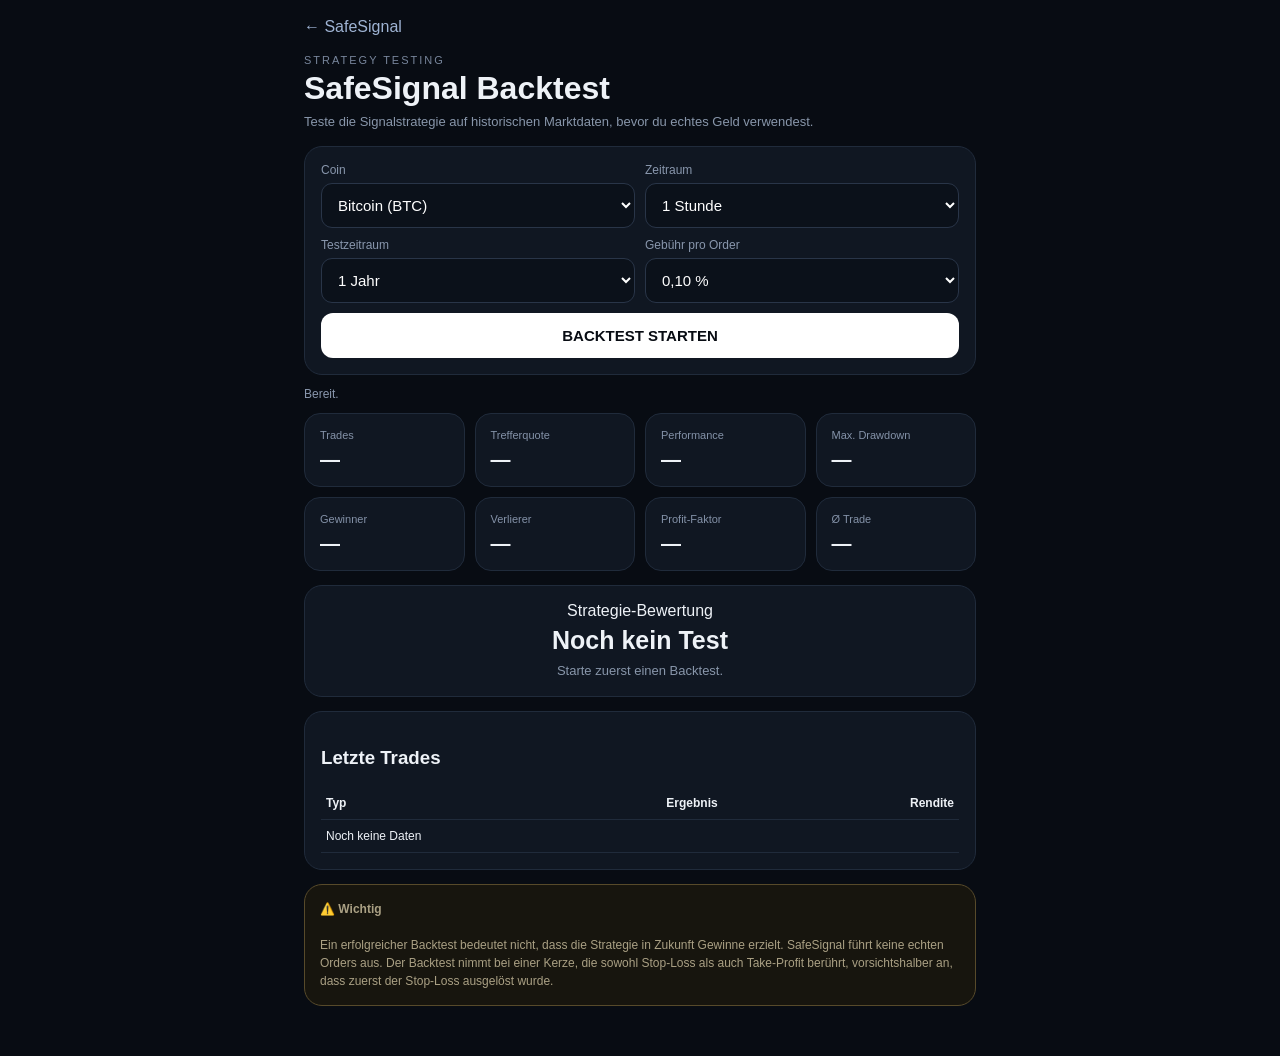
<file: backtest.html>
<!DOCTYPE html>
<html lang="de">
<head>
<meta charset="UTF-8">
<meta name="viewport" content="width=device-width, initial-scale=1.0">
<meta name="theme-color" content="#080c13">

<title>SafeSignal Backtest</title>

<style>

* {
    box-sizing: border-box;
}

body {
    margin: 0;
    background: #080c13;
    color: #eef2f7;
    font-family: -apple-system, BlinkMacSystemFont, "Segoe UI", sans-serif;
}

main {
    max-width: 700px;
    margin: auto;
    padding: 18px 14px 50px;
}

a {
    color: #9fb4d4;
    text-decoration: none;
}

.eyebrow {
    font-size: 11px;
    letter-spacing: 2px;
    color: #78869c;
}

h1 {
    margin: 4px 0 5px;
}

.subtitle {
    color: #8896aa;
    font-size: 13px;
    line-height: 1.5;
}

.card {
    margin-top: 14px;
    padding: 16px;
    border-radius: 18px;
    background: #101722;
    border: 1px solid #202b3b;
}

.controls {
    display: grid;
    grid-template-columns: 1fr 1fr;
    gap: 10px;
}

label {
    color: #8997ad;
    font-size: 12px;
}

select {
    display: block;
    width: 100%;
    margin-top: 6px;
    padding: 12px;
    background: #0b111a;
    color: white;
    border: 1px solid #293548;
    border-radius: 11px;
    font-size: 15px;
}

button {
    grid-column: 1 / -1;
    padding: 14px;
    border: 0;
    border-radius: 12px;
    background: white;
    color: #080c13;
    font-weight: 900;
    font-size: 15px;
}

button:disabled {
    opacity: .5;
}

#status {
    margin-top: 12px;
    color: #8997ad;
    font-size: 12px;
}

.grid {
    display: grid;
    grid-template-columns: 1fr 1fr;
    gap: 10px;
    margin-top: 12px;
}

.metric {
    padding: 15px;
    border-radius: 16px;
    background: #101722;
    border: 1px solid #202b3b;
}

.metric span {
    display: block;
    color: #8492a8;
    font-size: 11px;
    margin-bottom: 7px;
}

.metric strong {
    font-size: 20px;
}

.positive {
    color: #70e5b7;
}

.negative {
    color: #ff8b9b;
}

.neutral {
    color: #e8edf4;
}

.rating {
    text-align: center;
}

.rating strong {
    display: block;
    font-size: 25px;
    margin: 6px;
}

table {
    width: 100%;
    border-collapse: collapse;
    font-size: 12px;
}

td, th {
    padding: 9px 5px;
    border-bottom: 1px solid #202b3b;
    text-align: right;
}

td:first-child,
th:first-child {
    text-align: left;
}

.warning {
    margin-top: 14px;
    padding: 15px;
    border-radius: 18px;
    border: 1px solid #574a2a;
    background: #17150e;
    color: #aaa084;
    font-size: 12px;
    line-height: 1.5;
}

@media(min-width:600px) {

    .grid {
        grid-template-columns: repeat(4,1fr);
    }

}

</style>
</head>

<body>

<main>

<a href="index.html">← SafeSignal</a>

<div style="margin-top:18px">

<div class="eyebrow">
STRATEGY TESTING
</div>

<h1>SafeSignal Backtest</h1>

<div class="subtitle">
Teste die Signalstrategie auf historischen Marktdaten,
bevor du echtes Geld verwendest.
</div>

</div>


<section class="card controls">

<label>

Coin

<select id="symbol">

<option value="BTCUSDT">
Bitcoin (BTC)
</option>

<option value="ETHUSDT">
Ethereum (ETH)
</option>

<option value="SOLUSDT">
Solana (SOL)
</option>

<option value="BNBUSDT">
BNB
</option>

<option value="XRPUSDT">
XRP
</option>

<option value="DOGEUSDT">
Dogecoin
</option>

</select>

</label>


<label>

Zeitraum

<select id="interval">

<option value="15m">
15 Minuten
</option>

<option value="1h" selected>
1 Stunde
</option>

<option value="4h">
4 Stunden
</option>

<option value="1d">
1 Tag
</option>

</select>

</label>


<label>

Testzeitraum

<select id="period">

<option value="30">
30 Tage
</option>

<option value="90">
90 Tage
</option>

<option value="180">
6 Monate
</option>

<option value="365" selected>
1 Jahr
</option>

</select>

</label>


<label>

Gebühr pro Order

<select id="fee">

<option value="0">
0 %
</option>

<option value="0.0005">
0,05 %
</option>

<option value="0.001" selected>
0,10 %
</option>

<option value="0.0015">
0,15 %
</option>

</select>

</label>


<button id="run">

BACKTEST STARTEN

</button>

</section>


<div id="status">
Bereit.
</div>


<section class="grid">

<div class="metric">
<span>Trades</span>
<strong id="trades">—</strong>
</div>

<div class="metric">
<span>Trefferquote</span>
<strong id="winrate">—</strong>
</div>

<div class="metric">
<span>Performance</span>
<strong id="return">—</strong>
</div>

<div class="metric">
<span>Max. Drawdown</span>
<strong id="drawdown">—</strong>
</div>

<div class="metric">
<span>Gewinner</span>
<strong id="wins">—</strong>
</div>

<div class="metric">
<span>Verlierer</span>
<strong id="losses">—</strong>
</div>

<div class="metric">
<span>Profit-Faktor</span>
<strong id="profitfactor">—</strong>
</div>

<div class="metric">
<span>Ø Trade</span>
<strong id="average">—</strong>
</div>

</section>


<section class="card rating">

<span>Strategie-Bewertung</span>

<strong id="rating">
Noch kein Test
</strong>

<div id="ratingText" class="subtitle">
Starte zuerst einen Backtest.
</div>

</section>


<section class="card">

<h3>Letzte Trades</h3>

<div style="overflow:auto">

<table>

<thead>

<tr>
<th>Typ</th>
<th>Ergebnis</th>
<th>Rendite</th>
</tr>

</thead>

<tbody id="tradeList">

<tr>
<td colspan="3">Noch keine Daten</td>
</tr>

</tbody>

</table>

</div>

</section>


<section class="warning">

<b>⚠️ Wichtig</b><br><br>

Ein erfolgreicher Backtest bedeutet nicht,
dass die Strategie in Zukunft Gewinne erzielt.

SafeSignal führt keine echten Orders aus.

Der Backtest nimmt bei einer Kerze,
die sowohl Stop-Loss als auch Take-Profit berührt,
vorsichtshalber an, dass zuerst der Stop-Loss
ausgelöst wurde.

</section>

</main>

<script src="backtest.js"></script>

</body>
</html>
</file>
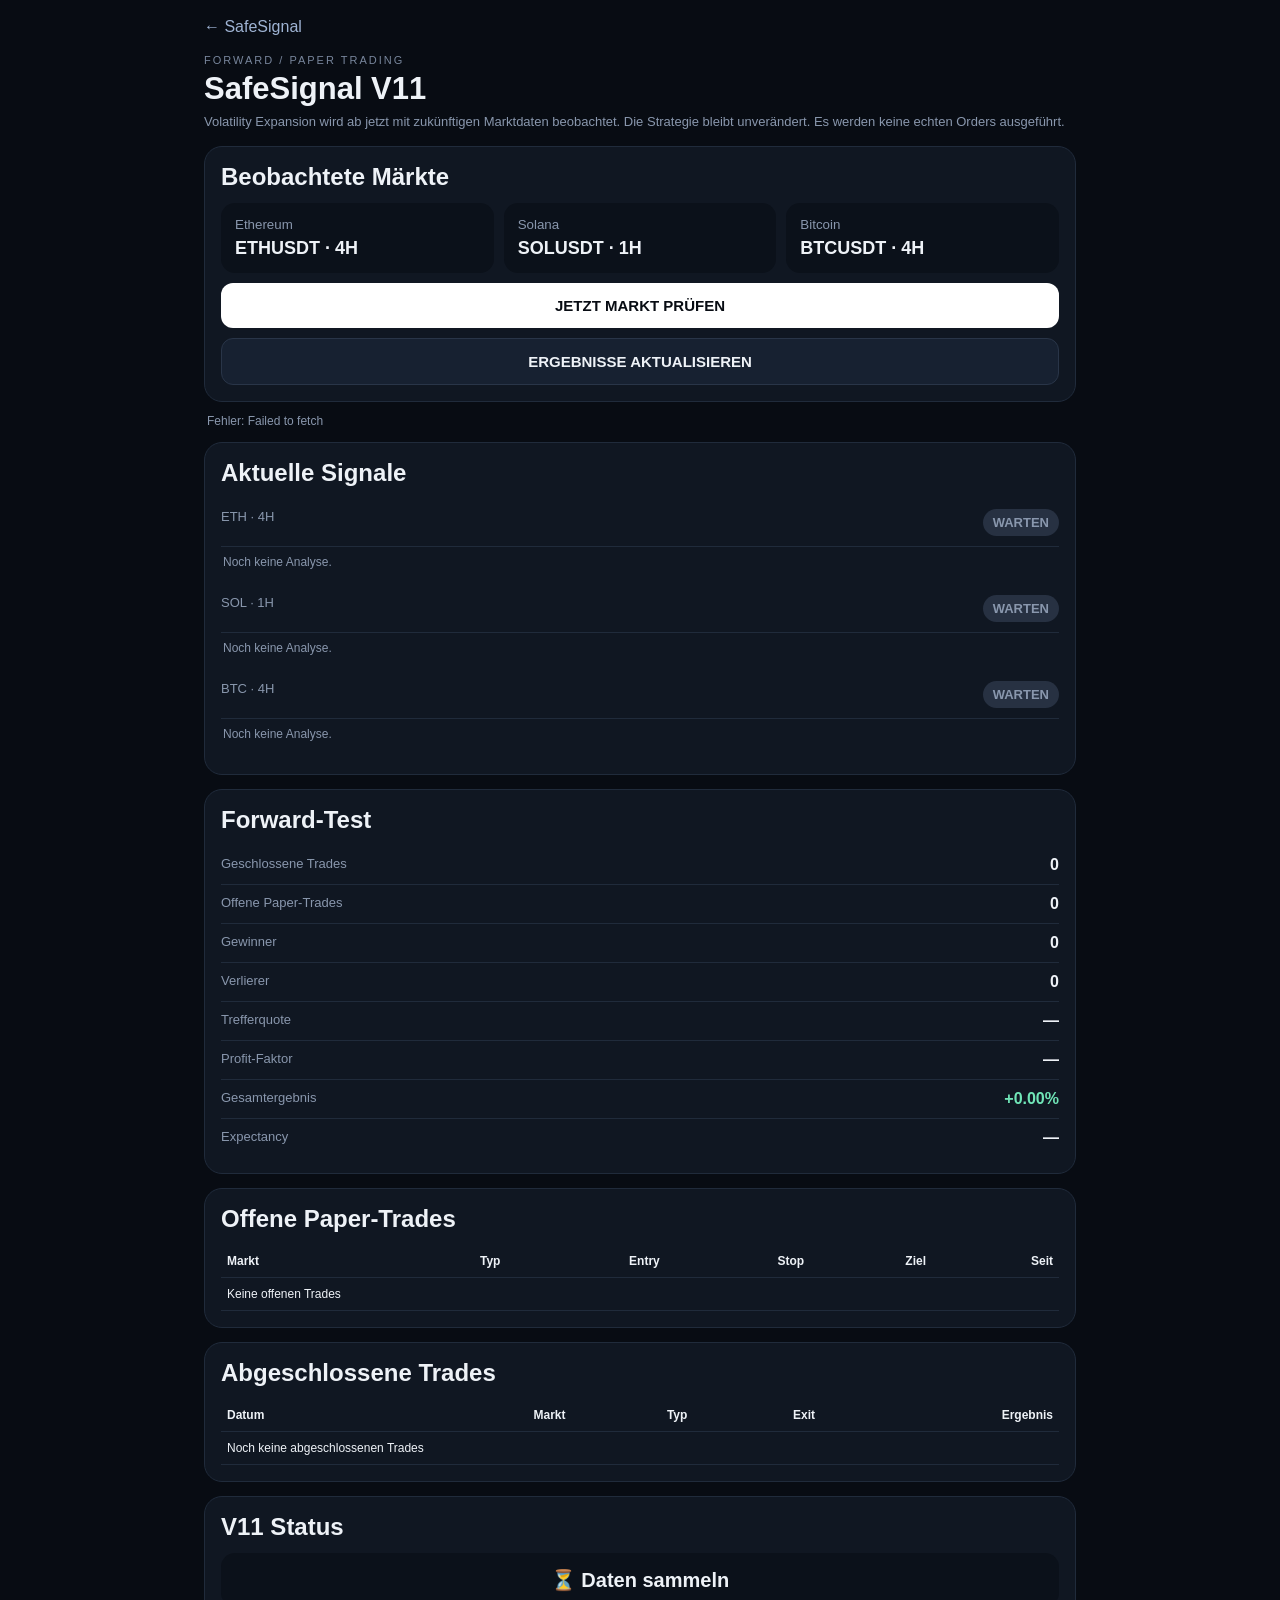
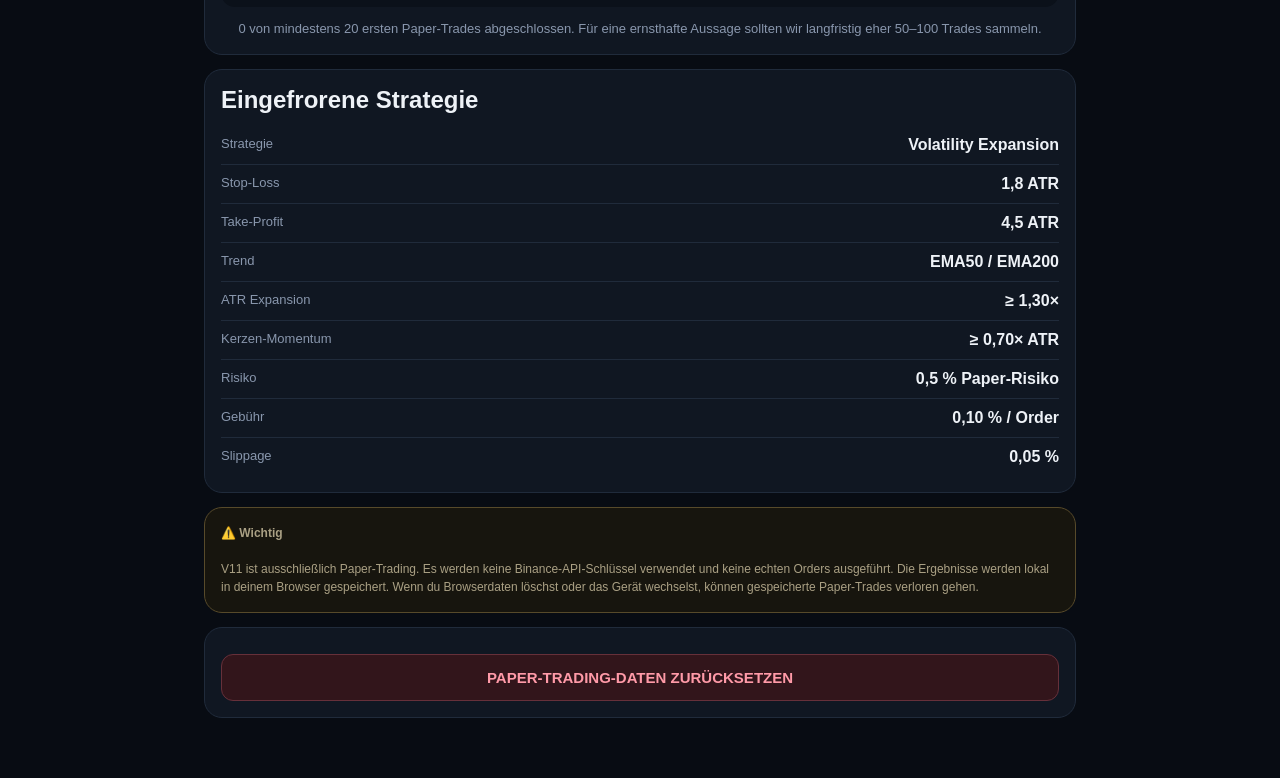
<file: paper-11-1.html>
<!DOCTYPE html>
<html lang="de">
<head>
<meta charset="UTF-8">
<meta name="viewport" content="width=device-width,initial-scale=1">
<meta name="theme-color" content="#080c13">
<title>SafeSignal V11 Paper Trading</title>

<style>
*{box-sizing:border-box}

body{
margin:0;
background:#080c13;
color:#eef2f7;
font-family:-apple-system,BlinkMacSystemFont,"Segoe UI",sans-serif
}

main{
max-width:900px;
margin:auto;
padding:18px 14px 60px
}

a{
color:#9fb4d4;
text-decoration:none
}

.eyebrow{
font-size:11px;
letter-spacing:2px;
color:#78869c
}

h1{
font-size:31px;
margin:5px 0
}

h2{
margin:0 0 12px
}

.subtitle{
color:#8997ad;
font-size:13px;
line-height:1.5
}

.reason{
color:#8997ad;
font-size:12px;
line-height:1.45;
margin:7px 2px 14px
}

.card{
background:#101722;
border:1px solid #202b3b;
border-radius:18px;
padding:16px;
margin-top:14px
}

button{
width:100%;
padding:14px;
border:0;
border-radius:12px;
font-size:15px;
font-weight:900;
margin-top:10px
}

.primary{
background:white;
color:#080c13
}

.secondary{
background:#172131;
color:#eef2f7;
border:1px solid #293548
}

.danger{
background:#32151b;
color:#ff9aa8;
border:1px solid #66303a
}

button:disabled{
opacity:.5
}

#status{
margin:12px 3px;
font-size:12px;
color:#8997ad
}

.marketGrid{
display:grid;
grid-template-columns:repeat(3,1fr);
gap:10px
}

.market{
background:#0b111a;
padding:14px;
border-radius:14px
}

.market small{
display:block;
color:#8997ad
}

.market strong{
display:block;
margin-top:6px;
font-size:18px
}

.metric{
display:flex;
justify-content:space-between;
gap:12px;
padding:10px 0;
border-bottom:1px solid #202b3b
}

.metric:last-child{
border-bottom:0
}

.metric span{
color:#8997ad;
font-size:13px
}

.metric strong{
text-align:right
}

.good{
color:#70e5b7
}

.bad{
color:#ff899a
}

.wait{
color:#ffd27a
}

.badge{
display:inline-block;
padding:6px 10px;
border-radius:999px;
font-size:12px;
font-weight:900
}

.badge-long{
background:#0d6044;
color:#7ff0c2
}

.badge-short{
background:#702b38;
color:#ff9eae
}

.badge-wait{
background:#273142;
color:#c8d1df
}

table{
width:100%;
border-collapse:collapse;
font-size:12px
}

th,td{
padding:9px 6px;
border-bottom:1px solid #202b3b;
text-align:right;
white-space:nowrap
}

th:first-child,
td:first-child{
text-align:left
}

.scroll{
overflow:auto
}

.rating{
padding:15px;
background:#0b111a;
border-radius:14px;
font-size:20px;
font-weight:900;
text-align:center
}

.warning{
border:1px solid #574a2a;
background:#17150e;
color:#aaa084;
font-size:12px;
line-height:1.5
}

@media(max-width:700px){
.marketGrid{
grid-template-columns:1fr
}
}
</style>
</head>

<body>

<main>

<a href="index.html">← SafeSignal</a>

<div style="margin-top:18px">

<div class="eyebrow">
FORWARD / PAPER TRADING
</div>

<h1>SafeSignal V11</h1>

<div class="subtitle">
Volatility Expansion wird ab jetzt mit zukünftigen Marktdaten beobachtet.
Die Strategie bleibt unverändert. Es werden keine echten Orders ausgeführt.
</div>

</div>


<section class="card">

<h2>Beobachtete Märkte</h2>

<div class="marketGrid">

<div class="market">
<small>Ethereum</small>
<strong>ETHUSDT · 4H</strong>
</div>

<div class="market">
<small>Solana</small>
<strong>SOLUSDT · 1H</strong>
</div>

<div class="market">
<small>Bitcoin</small>
<strong>BTCUSDT · 4H</strong>
</div>

</div>

<button id="scan" class="primary">
JETZT MARKT PRÜFEN
</button>

<button id="refresh" class="secondary">
ERGEBNISSE AKTUALISIEREN
</button>

</section>


<div id="status">
Bereit.
</div>


<section class="card">

<h2>Aktuelle Signale</h2>

<div class="metric">
<span>ETH · 4H</span>
<strong id="signalETH">
<span class="badge badge-wait">WARTEN</span>
</strong>
</div>

<div class="reason" id="reasonETH">
Noch keine Analyse.
</div>


<div class="metric">
<span>SOL · 1H</span>
<strong id="signalSOL">
<span class="badge badge-wait">WARTEN</span>
</strong>
</div>

<div class="reason" id="reasonSOL">
Noch keine Analyse.
</div>


<div class="metric">
<span>BTC · 4H</span>
<strong id="signalBTC">
<span class="badge badge-wait">WARTEN</span>
</strong>
</div>

<div class="reason" id="reasonBTC">
Noch keine Analyse.
</div>

</section>


<section class="card">

<h2>Forward-Test</h2>

<div class="metric">
<span>Geschlossene Trades</span>
<strong id="trades">0</strong>
</div>

<div class="metric">
<span>Offene Paper-Trades</span>
<strong id="openTrades">0</strong>
</div>

<div class="metric">
<span>Gewinner</span>
<strong id="wins">0</strong>
</div>

<div class="metric">
<span>Verlierer</span>
<strong id="losses">0</strong>
</div>

<div class="metric">
<span>Trefferquote</span>
<strong id="winRate">—</strong>
</div>

<div class="metric">
<span>Profit-Faktor</span>
<strong id="profitFactor">—</strong>
</div>

<div class="metric">
<span>Gesamtergebnis</span>
<strong id="performance">+0.00%</strong>
</div>

<div class="metric">
<span>Expectancy</span>
<strong id="expectancy">—</strong>
</div>

</section>


<section class="card">

<h2>Offene Paper-Trades</h2>

<div class="scroll">

<table>

<thead>
<tr>
<th>Markt</th>
<th>Typ</th>
<th>Entry</th>
<th>Stop</th>
<th>Ziel</th>
<th>Seit</th>
</tr>
</thead>

<tbody id="openList">

<tr>
<td colspan="6">Keine offenen Trades</td>
</tr>

</tbody>

</table>

</div>

</section>


<section class="card">

<h2>Abgeschlossene Trades</h2>

<div class="scroll">

<table>

<thead>
<tr>
<th>Datum</th>
<th>Markt</th>
<th>Typ</th>
<th>Exit</th>
<th>Ergebnis</th>
</tr>
</thead>

<tbody id="history">

<tr>
<td colspan="5">Noch keine abgeschlossenen Trades</td>
</tr>

</tbody>

</table>

</div>

</section>


<section class="card">

<h2>V11 Status</h2>

<div id="rating" class="rating">
⏳ Daten sammeln
</div>

<div
id="ratingText"
class="subtitle"
style="text-align:center;margin-top:12px">

Für eine belastbare Aussage brauchen wir deutlich mehr zukünftige Trades.

</div>

</section>


<section class="card">

<h2>Eingefrorene Strategie</h2>

<div class="metric">
<span>Strategie</span>
<strong>Volatility Expansion</strong>
</div>

<div class="metric">
<span>Stop-Loss</span>
<strong>1,8 ATR</strong>
</div>

<div class="metric">
<span>Take-Profit</span>
<strong>4,5 ATR</strong>
</div>

<div class="metric">
<span>Trend</span>
<strong>EMA50 / EMA200</strong>
</div>

<div class="metric">
<span>ATR Expansion</span>
<strong>≥ 1,30×</strong>
</div>

<div class="metric">
<span>Kerzen-Momentum</span>
<strong>≥ 0,70× ATR</strong>
</div>

<div class="metric">
<span>Risiko</span>
<strong>0,5 % Paper-Risiko</strong>
</div>

<div class="metric">
<span>Gebühr</span>
<strong>0,10 % / Order</strong>
</div>

<div class="metric">
<span>Slippage</span>
<strong>0,05 %</strong>
</div>

</section>


<section class="card warning">

<b>⚠️ Wichtig</b>

<br><br>

V11 ist ausschließlich Paper-Trading.

Es werden keine Binance-API-Schlüssel verwendet und keine echten Orders ausgeführt.

Die Ergebnisse werden lokal in deinem Browser gespeichert.
Wenn du Browserdaten löschst oder das Gerät wechselst, können gespeicherte
Paper-Trades verloren gehen.

</section>


<section class="card">

<button id="reset" class="danger">
PAPER-TRADING-DATEN ZURÜCKSETZEN
</button>

</section>

</main>


<script>

const API =
"https://api.binance.com/api/v3";


const FEE =
0.001;


const SLIPPAGE =
0.0005;


const RISK =
0.005;


const CONFIGS = [

{
key:"ETH",
symbol:"ETHUSDT",
interval:"4h"
},

{
key:"SOL",
symbol:"SOLUSDT",
interval:"1h"
},

{
key:"BTC",
symbol:"BTCUSDT",
interval:"4h"
}

];


const $ =
id => document.getElementById(id);



function loadState(){

try{

const saved =
localStorage.getItem(
"safesignal_v11"
);

if(saved)
return JSON.parse(saved);

}catch(e){}

return{

created:
Date.now(),

open:[],

closed:[],

seenSignals:{}

};

}



let state =
loadState();



function saveState(){

localStorage.setItem(
"safesignal_v11",
JSON.stringify(state)
);

}



function ema(v,p){

const out =
Array(v.length).fill(null);

if(v.length<p)
return out;

let value =

v.slice(0,p)
.reduce((a,b)=>a+b,0)
/p;

out[p-1] =
value;

const k =
2/(p+1);

for(let i=p;i<v.length;i++){

value =

v[i]*k
+
value*(1-k);

out[i] =
value;

}

return out;

}



function atr(h,l,c,p=14){

const out =
Array(c.length).fill(null);

const tr =
Array(c.length).fill(null);

for(let i=1;i<c.length;i++){

tr[i] =

Math.max(

h[i]-l[i],

Math.abs(
h[i]-c[i-1]
),

Math.abs(
l[i]-c[i-1]
)

);

}

let value=0;

for(let i=1;i<=p;i++)
value += tr[i];

value /= p;

out[p] =
value;

for(let i=p+1;i<c.length;i++){

value =

(
value*(p-1)
+
tr[i]
)
/p;

out[i] =
value;

}

return out;

}



function indicators(data){

const open =
data.map(x=>Number(x[1]));

const high =
data.map(x=>Number(x[2]));

const low =
data.map(x=>Number(x[3]));

const close =
data.map(x=>Number(x[4]));

const openTime =
data.map(x=>Number(x[0]));

const closeTime =
data.map(x=>Number(x[6]));

return{

open,
high,
low,
close,
openTime,
closeTime,

ema50:
ema(close,50),

ema200:
ema(close,200),

ATR:
atr(high,low,close)

};

}



async function loadCandles(
symbol,
interval,
limit=300
){

const url =

API+
"/klines?symbol="+
symbol+
"&interval="+
interval+
"&limit="+
limit;


const response =
await fetch(url);


if(!response.ok){

throw new Error(
symbol+
" konnte nicht geladen werden."
);

}


return await response.json();

}



function volatilityAnalysis(
i,
ind
){

if(i<220){

return{
signal:null,
reason:"Noch nicht genügend Kerzen für EMA200."
};

}


const p =
ind.close[i];


const A =
ind.ATR[i];


const e50 =
ind.ema50[i];


const e200 =
ind.ema200[i];


if(
A===null ||
e50===null ||
e200===null
){

return{
signal:null,
reason:"Indikatoren sind noch nicht vollständig verfügbar."
};

}


const atrPct =
A/p;


let avgATR=0;


for(
let x=i-20;
x<i;
x++
){

if(ind.ATR[x]===null){

return{
signal:null,
reason:"ATR-Durchschnitt ist noch nicht verfügbar."
};

}


avgATR +=

ind.ATR[x]
/
ind.close[x];

}


avgATR /=20;


const expansion =

avgATR>0

?

atrPct/
avgATR

:

0;


const candleMove =

Math.abs(
ind.close[i]-
ind.open[i]
)
/ind.open[i];


const moveRatio =

atrPct>0

?

candleMove/
atrPct

:

0;


const bullishTrend =

p >
e50

&&

e50 >
e200;


const bearishTrend =

p <
e50

&&

e50 <
e200;


const bullishCandle =

ind.close[i] >
ind.open[i];


const bearishCandle =

ind.close[i] <
ind.open[i];



if(expansion<1.30){

return{

signal:null,

reason:
"ATR Expansion "
+
expansion.toFixed(2)
+
"× · benötigt ≥ 1,30×"

};

}



if(moveRatio<0.70){

return{

signal:null,

reason:
"Kerzen-Momentum "
+
moveRatio.toFixed(2)
+
"× ATR · benötigt ≥ 0,70×"

};

}



if(
bullishCandle &&
!bullishTrend
){

return{

signal:null,

reason:
"Bullische Expansion erkannt, aber EMA50/EMA200 bestätigen keinen Aufwärtstrend."

};

}



if(
bearishCandle &&
!bearishTrend
){

return{

signal:null,

reason:
"Bärische Expansion erkannt, aber EMA50/EMA200 bestätigen keinen Abwärtstrend."

};

}



if(
bullishCandle &&
bullishTrend
){

return{

signal:{
type:"LONG",
atr:A
},

reason:
"LONG-Setup erfüllt · ATR Expansion "
+
expansion.toFixed(2)
+
"× · Momentum "
+
moveRatio.toFixed(2)
+
"× ATR"

};

}



if(
bearishCandle &&
bearishTrend
){

return{

signal:{
type:"SHORT",
atr:A
},

reason:
"SHORT-Setup erfüllt · ATR Expansion "
+
expansion.toFixed(2)
+
"× · Momentum "
+
moveRatio.toFixed(2)
+
"× ATR"

};

}


return{

signal:null,

reason:"Keine eindeutige Momentum-Richtung."

};

}



function entryWithSlip(
price,
type
){

return type==="LONG"

?

price*
(1+SLIPPAGE)

:

price*
(1-SLIPPAGE);

}



function exitWithSlip(
price,
type
){

return type==="LONG"

?

price*
(1-SLIPPAGE)

:

price*
(1+SLIPPAGE);

}



function createTrade(
config,
signal,
entryRaw,
signalTime,
entryTime
){

const entry =

entryWithSlip(
entryRaw,
signal.type
);


let stop;
let target;


if(
signal.type==="LONG"
){

stop =
entry-
1.8*
signal.atr;


target =
entry+
4.5*
signal.atr;

}

else{

stop =
entry+
1.8*
signal.atr;


target =
entry-
4.5*
signal.atr;

}



const stopPct =

Math.abs(
entry-stop
)
/entry;



let fraction =

RISK/
stopPct;



fraction =
Math.min(
fraction,
1
);



return{

id:
config.symbol+
"-"+
config.interval+
"-"+
signalTime,


key:
config.key,


symbol:
config.symbol,


interval:
config.interval,


type:
signal.type,


signalTime,


entryTime,


entry,


stop,


target,


fraction

};

}



function processTrade(
trade,
candles
){

for(const candle of candles){

const openTime =
Number(candle[0]);


if(
openTime <
trade.entryTime
)
continue;


const high =
Number(candle[2]);


const low =
Number(candle[3]);


let rawExit=null;

let reason=null;



if(
trade.type==="LONG"
){

if(
low<=trade.stop
){

rawExit =
trade.stop;

reason =
"Stop-Loss";

}

else if(
high>=trade.target
){

rawExit =
trade.target;

reason =
"Take-Profit";

}

}


else{


if(
high>=trade.stop
){

rawExit =
trade.stop;

reason =
"Stop-Loss";

}

else if(
low<=trade.target
){

rawExit =
trade.target;

reason =
"Take-Profit";

}

}



if(rawExit!==null){


const exit =
exitWithSlip(
rawExit,
trade.type
);


let marketReturn;


if(
trade.type==="LONG"
){

marketReturn =

(exit-trade.entry)
/
trade.entry;

}

else{

marketReturn =

(trade.entry-exit)
/
trade.entry;

}



const result =

marketReturn*
trade.fraction

-

FEE*
2*
trade.fraction;



return{

closed:true,


record:{

...trade,


exit,


exitTime:
Number(candle[6]),


reason,


return:
result

}

};

}

}


return{

closed:false

};

}



function signalBadge(
signal
){

if(!signal){

return(
'<span class="badge badge-wait">WARTEN</span>'
);

}


if(signal.type==="LONG"){

return(
'<span class="badge badge-long">LONG</span>'
);

}


return(
'<span class="badge badge-short">SHORT</span>'
);

}



function formatPrice(
value
){

return Number(value)
.toLocaleString(
"de-DE",
{
maximumFractionDigits:
value>100
?2
:5
}
);

}



function formatDate(
time
){

return new Date(time)
.toLocaleString(
"de-DE",
{
day:"2-digit",
month:"2-digit",
year:"2-digit",
hour:"2-digit",
minute:"2-digit"
}
);

}



async function scanMarket(
config
){

const data =
await loadCandles(
config.symbol,
config.interval,
300
);


if(
data.length<250
)
return;


const ind =
indicators(data);


/*
Die letzte Binance-Kerze
kann noch offen sein.

Darum verwenden wir ausschließlich
die vorletzte Kerze.
*/


const signalIndex =
data.length-2;


const analysis =
volatilityAnalysis(
signalIndex,
ind
);


const signal =
analysis.signal;


$("signal"+config.key)
.innerHTML =
signalBadge(signal);


$("reason"+config.key)
.textContent =

analysis.reason
+
" · Kerze geschlossen: "
+
formatDate(
ind.closeTime[
signalIndex
]
);



/*
Bereits offene Trades aktualisieren.
*/


const existing =

state.open.filter(
t=>
t.symbol===
config.symbol
&&
t.interval===
config.interval
);



for(const trade of existing){


const result =
processTrade(
trade,
data
);


if(result.closed){


state.open =
state.open.filter(
x=>x.id!==trade.id
);


state.closed.push(
result.record
);

}

}



/*
Kein neues Signal.
*/


if(!signal)
return;



const signalTime =
ind.closeTime[
signalIndex
];


const id =

config.symbol+
"-"+
config.interval+
"-"+
signalTime;



/*
Dasselbe Signal niemals zweimal
als Paper-Trade erfassen.
*/


if(
state.seenSignals[id]
)
return;


state.seenSignals[id] =
true;



/*
Einstieg ist erst die nächste Kerze.
*/


const entryIndex =
signalIndex+1;


if(
entryIndex>=data.length
)
return;



/*
Pro Markt nur eine Position
gleichzeitig.
*/


const alreadyOpen =

state.open.some(
t=>
t.symbol===
config.symbol
&&
t.interval===
config.interval
);


if(alreadyOpen)
return;



const trade =

createTrade(

config,

signal,

ind.open[entryIndex],

signalTime,

ind.openTime[entryIndex]

);


state.open.push(
trade
);

}



function calculateStats(){

const trades =
state.closed;


const wins =
trades.filter(
x=>x.return>0
);


const losses =
trades.filter(
x=>x.return<=0
);



const gp =
wins.reduce(
(s,x)=>s+x.return,
0
);


const gl =
Math.abs(
losses.reduce(
(s,x)=>s+x.return,
0
)
);



const pf =

gl>0

?

gp/gl

:

gp>0

?

Infinity

:

0;



let equity=100;


for(const t of trades){

equity *=
1+
t.return;

}



const performance =
equity-
100;



const expectancy =

trades.length

?

trades.reduce(
(s,x)=>s+x.return,
0
)
/trades.length
*100

:

0;



return{

trades:
trades.length,


wins:
wins.length,


losses:
losses.length,


winRate:

trades.length

?

wins.length/
trades.length*
100

:

0,


pf,


performance,


expectancy

};

}



function display(){

const stats =
calculateStats();



$("trades").textContent =
stats.trades;


$("openTrades").textContent =
state.open.length;


$("wins").textContent =
stats.wins;


$("losses").textContent =
stats.losses;


$("winRate").textContent =

stats.trades

?

stats.winRate.toFixed(1)
+
"%"

:

"—";


$("profitFactor").textContent =

stats.trades

?

stats.pf===Infinity
?"∞"
:stats.pf.toFixed(2)

:

"—";


$("performance").textContent =

(
stats.performance>=0
?"+"
:""
)

+
stats.performance.toFixed(2)
+
"%";


$("performance").className =

stats.performance>=0
?"good"
:"bad";


$("expectancy").textContent =

stats.trades

?

(
stats.expectancy>=0
?"+"
:""
)
+
stats.expectancy.toFixed(2)
+
"%"

:

"—";



if(state.open.length){


$("openList").innerHTML =

state.open.map(
t=>

"<tr>"+

"<td>"+
t.symbol.replace("USDT","")
+" · "+
t.interval+
"</td>"+

"<td>"+
t.type+
"</td>"+

"<td>"+
formatPrice(t.entry)+
"</td>"+

"<td>"+
formatPrice(t.stop)+
"</td>"+

"<td>"+
formatPrice(t.target)+
"</td>"+

"<td>"+
formatDate(t.entryTime)+
"</td>"+

"</tr>"

)
.join("");

}

else{


$("openList").innerHTML =

"<tr><td colspan='6'>Keine offenen Trades</td></tr>";

}



const history =
state.closed
.slice()
.reverse()
.slice(0,50);



if(history.length){


$("history").innerHTML =

history.map(
t=>

"<tr>"+

"<td>"+
formatDate(t.exitTime)+
"</td>"+

"<td>"+
t.symbol.replace("USDT","")
+" · "+
t.interval+
"</td>"+

"<td>"+
t.type+
"</td>"+

"<td>"+
t.reason+
"</td>"+

"<td>"+
(
t.return>=0
?"+"
:""
)
+
(t.return*100)
.toFixed(2)
+
"%</td>"+

"</tr>"

)
.join("");

}

else{


$("history").innerHTML =

"<tr><td colspan='5'>Noch keine abgeschlossenen Trades</td></tr>";

}



/*
Bewertung des Forward-Tests.
*/


if(stats.trades<20){


$("rating").textContent =
"⏳ Daten sammeln";


$("ratingText").textContent =

stats.trades+
" von mindestens 20 ersten Paper-Trades abgeschlossen. Für eine ernsthafte Aussage sollten wir langfristig eher 50–100 Trades sammeln.";


}


else if(

stats.trades>=50

&&

stats.pf>=1.30

&&

stats.performance>0

&&

stats.expectancy>0

){


$("rating").textContent =
"🟢 Forward-Test positiv";


$("ratingText").textContent =
"Die eingefrorene Strategie zeigt auch auf zukünftigen Daten einen positiven statistischen Vorteil. Trotzdem besteht keine Gewinngarantie.";


}


else if(

stats.pf>=1.10

&&

stats.performance>0

){


$("rating").textContent =
"🟡 Noch beobachten";


$("ratingText").textContent =
"Die Ergebnisse sind bislang positiv, aber noch nicht stark oder umfangreich genug.";


}


else{


$("rating").textContent =
"🔴 Forward-Test schwach";


$("ratingText").textContent =
"Die bisher gesammelten zukünftigen Trades bestätigen den V10-Backtest noch nicht.";

}


}



async function scan(){

const button =
$("scan");


button.disabled=true;


$("status").textContent =
"Neue Marktdaten werden geprüft…";


try{


for(const config of CONFIGS){


$("status").textContent =

config.symbol+
" · "+
config.interval+
" wird geprüft…";


await scanMarket(
config
);

}


saveState();


display();


$("status").textContent =

"Prüfung abgeschlossen · "
+
new Date()
.toLocaleTimeString(
"de-DE",
{
hour:"2-digit",
minute:"2-digit"
}
);


}

catch(error){


$("status").textContent =

"Fehler: "+
error.message;

}


button.disabled=false;

}



$("scan")
.addEventListener(
"click",
scan
);



$("refresh")
.addEventListener(
"click",
scan
);



$("reset")
.addEventListener(
"click",
()=>{


const confirmed =
confirm(
"Wirklich alle V11 Paper-Trading-Daten löschen?"
);


if(!confirmed)
return;


localStorage.removeItem(
"safesignal_v11"
);


state =
loadState();


location.reload();

}
);



display();



/*
Direkt beim Öffnen prüfen.
*/

scan();



/*
Solange die Seite geöffnet ist,
alle 5 Minuten erneut prüfen.
*/

setInterval(
scan,
300000
);

</script>

</body>
</html>
</file>
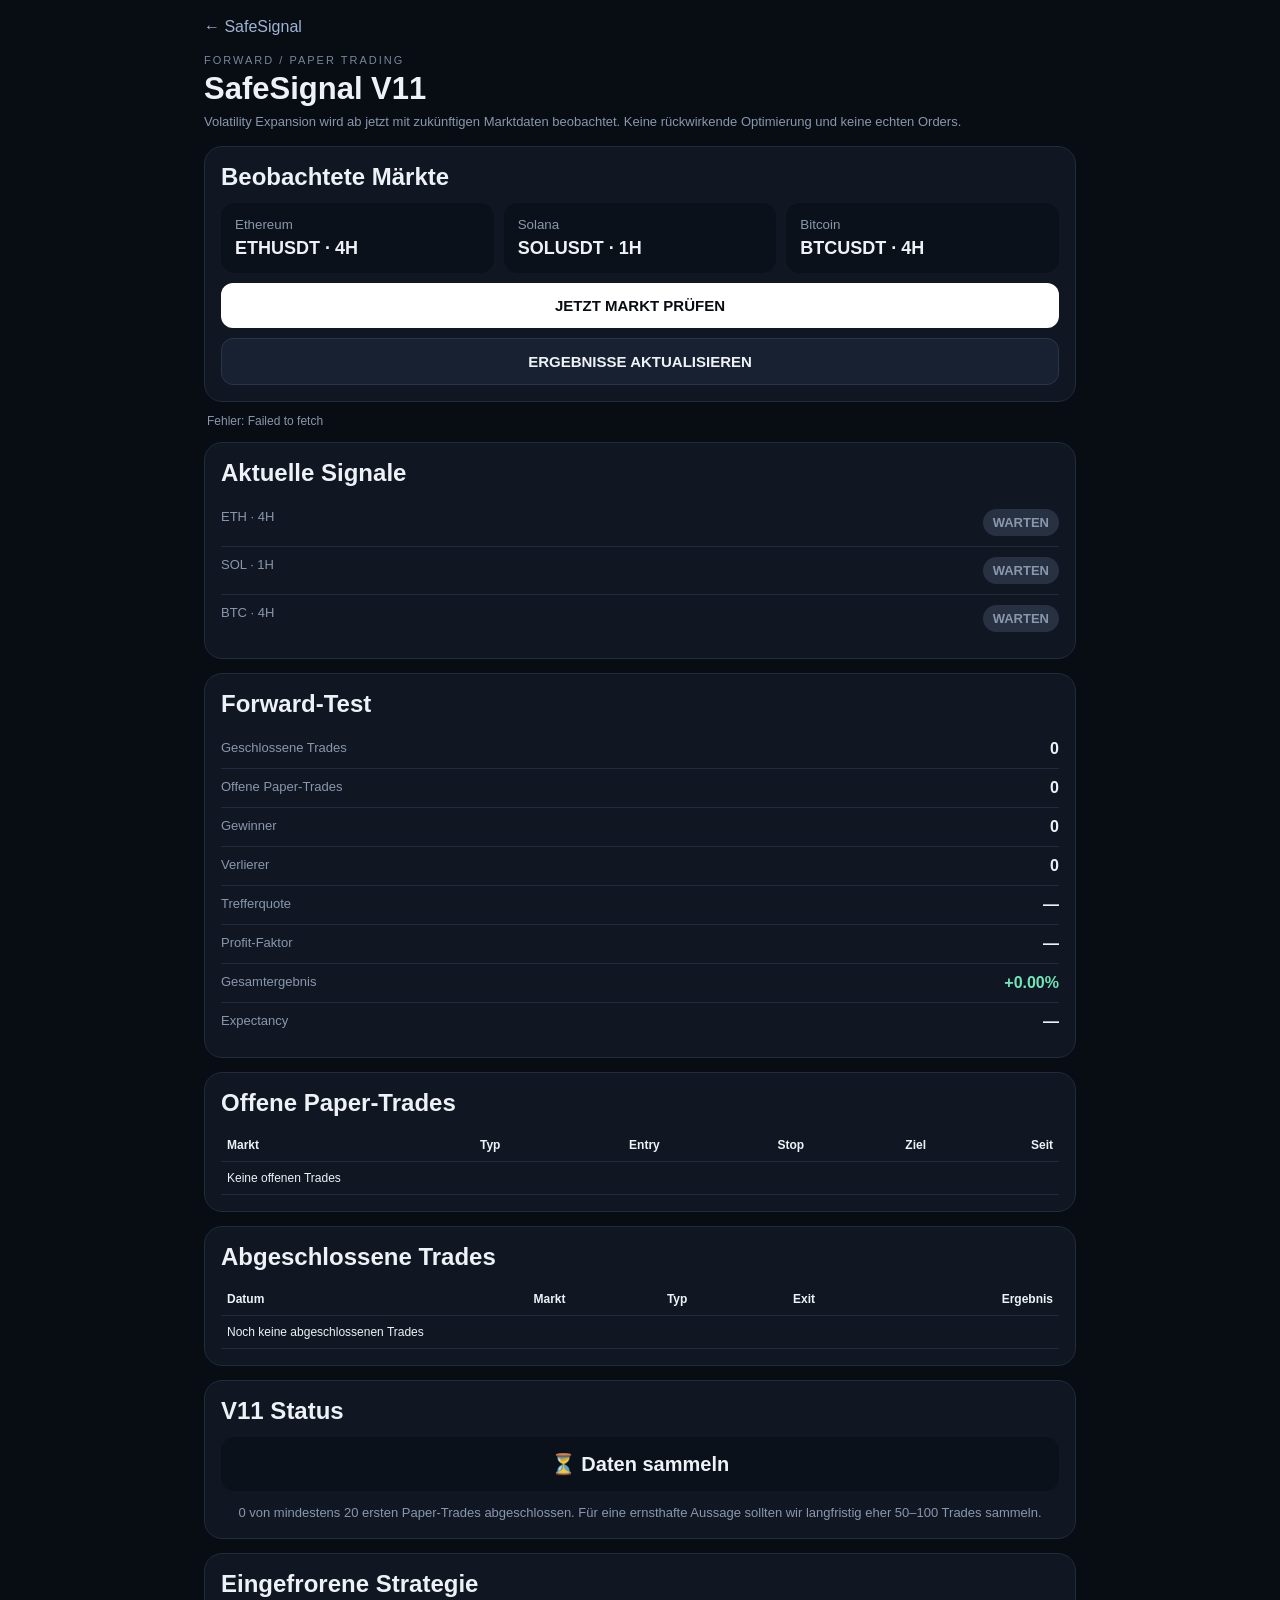
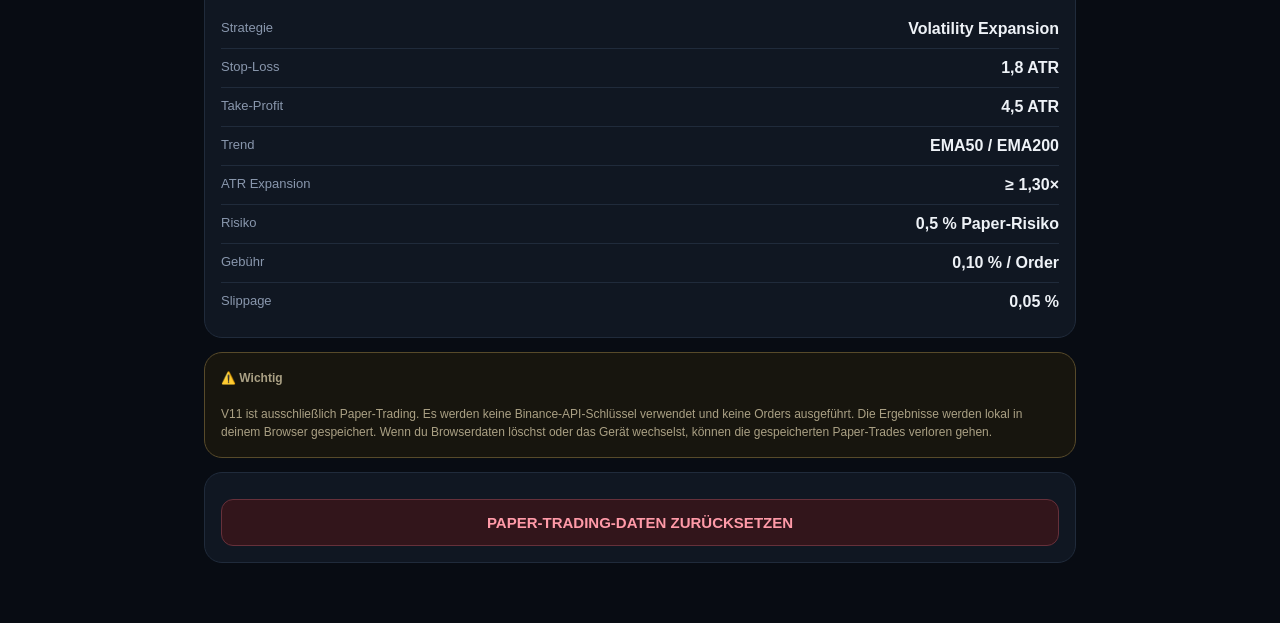
<file: paper-v11.html>
<!DOCTYPE html>
<html lang="de">
<head>
<meta charset="UTF-8">
<meta name="viewport" content="width=device-width,initial-scale=1">
<meta name="theme-color" content="#080c13">
<title>SafeSignal V11 Paper Trading</title>

<style>
*{box-sizing:border-box}

body{
margin:0;
background:#080c13;
color:#eef2f7;
font-family:-apple-system,BlinkMacSystemFont,"Segoe UI",sans-serif
}

main{
max-width:900px;
margin:auto;
padding:18px 14px 60px
}

a{
color:#9fb4d4;
text-decoration:none
}

.eyebrow{
font-size:11px;
letter-spacing:2px;
color:#78869c
}

h1{
font-size:31px;
margin:5px 0
}

h2{
margin:0 0 12px
}

.subtitle{
color:#8997ad;
font-size:13px;
line-height:1.5
}

.card{
background:#101722;
border:1px solid #202b3b;
border-radius:18px;
padding:16px;
margin-top:14px
}

button{
width:100%;
padding:14px;
border:0;
border-radius:12px;
font-size:15px;
font-weight:900;
margin-top:10px
}

.primary{
background:white;
color:#080c13
}

.secondary{
background:#172131;
color:#eef2f7;
border:1px solid #293548
}

.danger{
background:#32151b;
color:#ff9aa8;
border:1px solid #66303a
}

#status{
margin:12px 3px;
font-size:12px;
color:#8997ad
}

.marketGrid{
display:grid;
grid-template-columns:repeat(3,1fr);
gap:10px
}

.market{
background:#0b111a;
padding:14px;
border-radius:14px
}

.market small{
display:block;
color:#8997ad
}

.market strong{
display:block;
margin-top:6px;
font-size:18px
}

.metric{
display:flex;
justify-content:space-between;
gap:12px;
padding:10px 0;
border-bottom:1px solid #202b3b
}

.metric:last-child{
border-bottom:0
}

.metric span{
color:#8997ad;
font-size:13px
}

.metric strong{
text-align:right
}

.good{color:#70e5b7}
.bad{color:#ff899a}
.wait{color:#ffd27a}

.badge{
display:inline-block;
padding:6px 10px;
border-radius:999px;
font-size:12px;
font-weight:900
}

.badge-long{
background:#0d6044;
color:#7ff0c2
}

.badge-short{
background:#702b38;
color:#ff9eae
}

.badge-wait{
background:#273142;
color:#c8d1df
}

table{
width:100%;
border-collapse:collapse;
font-size:12px
}

th,td{
padding:9px 6px;
border-bottom:1px solid #202b3b;
text-align:right;
white-space:nowrap
}

th:first-child,
td:first-child{
text-align:left
}

.scroll{
overflow:auto
}

.rating{
padding:15px;
background:#0b111a;
border-radius:14px;
font-size:20px;
font-weight:900;
text-align:center
}

.warning{
border:1px solid #574a2a;
background:#17150e;
color:#aaa084;
font-size:12px;
line-height:1.5
}

@media(max-width:700px){
.marketGrid{
grid-template-columns:1fr
}
}
</style>
</head>

<body>

<main>

<a href="index.html">← SafeSignal</a>

<div style="margin-top:18px">

<div class="eyebrow">
FORWARD / PAPER TRADING
</div>

<h1>SafeSignal V11</h1>

<div class="subtitle">
Volatility Expansion wird ab jetzt mit zukünftigen Marktdaten beobachtet.
Keine rückwirkende Optimierung und keine echten Orders.
</div>

</div>


<section class="card">

<h2>Beobachtete Märkte</h2>

<div class="marketGrid">

<div class="market">
<small>Ethereum</small>
<strong>ETHUSDT · 4H</strong>
</div>

<div class="market">
<small>Solana</small>
<strong>SOLUSDT · 1H</strong>
</div>

<div class="market">
<small>Bitcoin</small>
<strong>BTCUSDT · 4H</strong>
</div>

</div>

<button id="scan" class="primary">
JETZT MARKT PRÜFEN
</button>

<button id="refresh" class="secondary">
ERGEBNISSE AKTUALISIEREN
</button>

</section>


<div id="status">
Bereit.
</div>


<section class="card">

<h2>Aktuelle Signale</h2>

<div class="metric">
<span>ETH · 4H</span>
<strong id="signalETH">
<span class="badge badge-wait">WARTEN</span>
</strong>
</div>

<div class="metric">
<span>SOL · 1H</span>
<strong id="signalSOL">
<span class="badge badge-wait">WARTEN</span>
</strong>
</div>

<div class="metric">
<span>BTC · 4H</span>
<strong id="signalBTC">
<span class="badge badge-wait">WARTEN</span>
</strong>
</div>

</section>


<section class="card">

<h2>Forward-Test</h2>

<div class="metric">
<span>Geschlossene Trades</span>
<strong id="trades">0</strong>
</div>

<div class="metric">
<span>Offene Paper-Trades</span>
<strong id="openTrades">0</strong>
</div>

<div class="metric">
<span>Gewinner</span>
<strong id="wins">0</strong>
</div>

<div class="metric">
<span>Verlierer</span>
<strong id="losses">0</strong>
</div>

<div class="metric">
<span>Trefferquote</span>
<strong id="winRate">—</strong>
</div>

<div class="metric">
<span>Profit-Faktor</span>
<strong id="profitFactor">—</strong>
</div>

<div class="metric">
<span>Gesamtergebnis</span>
<strong id="performance">0.00%</strong>
</div>

<div class="metric">
<span>Expectancy</span>
<strong id="expectancy">—</strong>
</div>

</section>


<section class="card">

<h2>Offene Paper-Trades</h2>

<div class="scroll">

<table>

<thead>
<tr>
<th>Markt</th>
<th>Typ</th>
<th>Entry</th>
<th>Stop</th>
<th>Ziel</th>
<th>Seit</th>
</tr>
</thead>

<tbody id="openList">

<tr>
<td colspan="6">Keine offenen Trades</td>
</tr>

</tbody>

</table>

</div>

</section>


<section class="card">

<h2>Abgeschlossene Trades</h2>

<div class="scroll">

<table>

<thead>
<tr>
<th>Datum</th>
<th>Markt</th>
<th>Typ</th>
<th>Exit</th>
<th>Ergebnis</th>
</tr>
</thead>

<tbody id="history">

<tr>
<td colspan="5">Noch keine abgeschlossenen Trades</td>
</tr>

</tbody>

</table>

</div>

</section>


<section class="card">

<h2>V11 Status</h2>

<div id="rating" class="rating">
⏳ Forward-Test läuft
</div>

<div
id="ratingText"
class="subtitle"
style="text-align:center;margin-top:12px">

Für eine brauchbare Beurteilung brauchen wir deutlich mehr zukünftige Trades.

</div>

</section>


<section class="card">

<h2>Eingefrorene Strategie</h2>

<div class="metric">
<span>Strategie</span>
<strong>Volatility Expansion</strong>
</div>

<div class="metric">
<span>Stop-Loss</span>
<strong>1,8 ATR</strong>
</div>

<div class="metric">
<span>Take-Profit</span>
<strong>4,5 ATR</strong>
</div>

<div class="metric">
<span>Trend</span>
<strong>EMA50 / EMA200</strong>
</div>

<div class="metric">
<span>ATR Expansion</span>
<strong>≥ 1,30×</strong>
</div>

<div class="metric">
<span>Risiko</span>
<strong>0,5 % Paper-Risiko</strong>
</div>

<div class="metric">
<span>Gebühr</span>
<strong>0,10 % / Order</strong>
</div>

<div class="metric">
<span>Slippage</span>
<strong>0,05 %</strong>
</div>

</section>


<section class="card warning">

<b>⚠️ Wichtig</b>

<br><br>

V11 ist ausschließlich Paper-Trading.

Es werden keine Binance-API-Schlüssel verwendet und keine Orders ausgeführt.

Die Ergebnisse werden lokal in deinem Browser gespeichert.
Wenn du Browserdaten löschst oder das Gerät wechselst, können die gespeicherten
Paper-Trades verloren gehen.

</section>


<section class="card">

<button id="reset" class="danger">
PAPER-TRADING-DATEN ZURÜCKSETZEN
</button>

</section>

</main>


<script>

const API =
"https://api.binance.com/api/v3";


const FEE =
0.001;


const SLIPPAGE =
0.0005;


const RISK =
0.005;


const CONFIGS = [

{
key:"ETH",
symbol:"ETHUSDT",
interval:"4h"
},

{
key:"SOL",
symbol:"SOLUSDT",
interval:"1h"
},

{
key:"BTC",
symbol:"BTCUSDT",
interval:"4h"
}

];


const $ =
id => document.getElementById(id);



function loadState(){

try{

const saved =
localStorage.getItem(
"safesignal_v11"
);


if(saved)
return JSON.parse(saved);

}catch(e){}


return{

created:
Date.now(),

lastChecked:{},

open:[],

closed:[],

seenSignals:{}

};

}



let state =
loadState();



function saveState(){

localStorage.setItem(
"safesignal_v11",
JSON.stringify(state)
);

}



function ema(v,p){

const out =
Array(v.length).fill(null);


if(v.length<p)
return out;


let value =

v.slice(0,p)
.reduce((a,b)=>a+b,0)
/p;


out[p-1] =
value;


const k =
2/(p+1);


for(let i=p;i<v.length;i++){

value =

v[i]*k
+
value*(1-k);


out[i] =
value;

}


return out;

}



function atr(h,l,c,p=14){

const out =
Array(c.length).fill(null);


const tr =
Array(c.length).fill(null);


for(let i=1;i<c.length;i++){

tr[i] =

Math.max(

h[i]-l[i],

Math.abs(
h[i]-c[i-1]
),

Math.abs(
l[i]-c[i-1]
)

);

}


let value=0;


for(let i=1;i<=p;i++)
value += tr[i];


value /= p;


out[p] =
value;


for(let i=p+1;i<c.length;i++){

value =

(
value*(p-1)
+
tr[i]
)
/p;


out[i] =
value;

}


return out;

}



function indicators(data){

const open =
data.map(x=>Number(x[1]));


const high =
data.map(x=>Number(x[2]));


const low =
data.map(x=>Number(x[3]));


const close =
data.map(x=>Number(x[4]));


const openTime =
data.map(x=>Number(x[0]));


const closeTime =
data.map(x=>Number(x[6]));


return{

open,
high,
low,
close,
openTime,
closeTime,

ema50:
ema(close,50),

ema200:
ema(close,200),

ATR:
atr(high,low,close)

};

}



async function loadCandles(
symbol,
interval,
limit=300
){

const url =

API+
"/klines?symbol="+
symbol+
"&interval="+
interval+
"&limit="+
limit;


const response =
await fetch(url);


if(!response.ok){

throw new Error(
symbol+
" konnte nicht geladen werden."
);

}


return await response.json();

}



function volatilitySignal(
i,
ind
){

if(i<220)
return null;


const p =
ind.close[i];


const A =
ind.ATR[i];


const e50 =
ind.ema50[i];


const e200 =
ind.ema200[i];


if(
A===null ||
e50===null ||
e200===null
)
return null;


const atrPct =
A/p;


let avgATR=0;


for(
let x=i-20;
x<i;
x++
){

if(ind.ATR[x]===null)
return null;


avgATR +=

ind.ATR[x]
/
ind.close[x];

}


avgATR /=20;



if(
atrPct <
avgATR*1.30
)
return null;



const candleMove =

Math.abs(
ind.close[i]-
ind.open[i]
)
/ind.open[i];



if(
candleMove <
atrPct*0.70
)
return null;



const bullish =

ind.close[i] >
ind.open[i]

&&

p >
e50

&&

e50 >
e200;



const bearish =

ind.close[i] <
ind.open[i]

&&

p <
e50

&&

e50 <
e200;



if(bullish){

return{

type:"LONG",

atr:A

};

}



if(bearish){

return{

type:"SHORT",

atr:A

};

}


return null;

}



function entryWithSlip(
price,
type
){

return type==="LONG"

?

price*
(1+SLIPPAGE)

:

price*
(1-SLIPPAGE);

}



function exitWithSlip(
price,
type
){

return type==="LONG"

?

price*
(1-SLIPPAGE)

:

price*
(1+SLIPPAGE);

}



function createTrade(
config,
signal,
entryRaw,
signalTime,
entryTime
){

const entry =

entryWithSlip(
entryRaw,
signal.type
);


let stop;
let target;


if(
signal.type==="LONG"
){

stop =
entry-
1.8*
signal.atr;


target =
entry+
4.5*
signal.atr;

}

else{

stop =
entry+
1.8*
signal.atr;


target =
entry-
4.5*
signal.atr;

}



const stopPct =

Math.abs(
entry-stop
)
/entry;



let fraction =

RISK/
stopPct;



fraction =
Math.min(
fraction,
1
);



return{

id:
config.symbol+
"-"+
config.interval+
"-"+
signalTime,


key:
config.key,


symbol:
config.symbol,


interval:
config.interval,


type:
signal.type,


signalTime,


entryTime,


entry,


stop,


target,


fraction

};

}



function processTrade(
trade,
candles
){

for(const candle of candles){

const openTime =
Number(candle[0]);


if(
openTime <
trade.entryTime
)
continue;


const high =
Number(candle[2]);


const low =
Number(candle[3]);


let rawExit=null;

let reason=null;



if(
trade.type==="LONG"
){

if(
low<=trade.stop
){

rawExit =
trade.stop;

reason =
"Stop-Loss";

}

else if(
high>=trade.target
){

rawExit =
trade.target;

reason =
"Take-Profit";

}

}


else{


if(
high>=trade.stop
){

rawExit =
trade.stop;

reason =
"Stop-Loss";

}

else if(
low<=trade.target
){

rawExit =
trade.target;

reason =
"Take-Profit";

}

}



if(rawExit!==null){


const exit =
exitWithSlip(
rawExit,
trade.type
);


let marketReturn;


if(
trade.type==="LONG"
){

marketReturn =

(exit-trade.entry)
/
trade.entry;

}

else{

marketReturn =

(trade.entry-exit)
/
trade.entry;

}



const result =

marketReturn*
trade.fraction

-

FEE*
2*
trade.fraction;



return{

closed:true,


record:{

...trade,


exit,


exitTime:
Number(candle[6]),


reason,


return:
result

}

};

}

}


return{

closed:false

};

}



function signalBadge(
signal
){

if(!signal){

return(
'<span class="badge badge-wait">WARTEN</span>'
);

}


if(signal.type==="LONG"){

return(
'<span class="badge badge-long">LONG</span>'
);

}


return(
'<span class="badge badge-short">SHORT</span>'
);

}



function formatPrice(
value
){

return Number(value)
.toLocaleString(
"de-DE",
{
maximumFractionDigits:
value>100
?2
:5
}
);

}



function formatDate(
time
){

return new Date(time)
.toLocaleString(
"de-DE",
{
day:"2-digit",
month:"2-digit",
year:"2-digit",
hour:"2-digit",
minute:"2-digit"
}
);

}



async function scanMarket(
config
){

const data =
await loadCandles(
config.symbol,
config.interval,
300
);


if(
data.length<250
)
return;



/*
Letzte Kerze kann noch offen sein.

Deshalb wird ausschließlich
die vorletzte Kerze als
abgeschlossenes Signal verwendet.
*/


const ind =
indicators(data);


const signalIndex =
data.length-2;


const signal =
volatilitySignal(
signalIndex,
ind
);



$("signal"+config.key)
.innerHTML =
signalBadge(signal);



/*
Zuerst bestehende Trades
mit den geladenen Kerzen
nachziehen.
*/


const existing =

state.open.filter(
t=>
t.symbol===
config.symbol
&&
t.interval===
config.interval
);



for(const trade of existing){


const result =
processTrade(
trade,
data
);


if(result.closed){


state.open =
state.open.filter(
x=>x.id!==trade.id
);


state.closed.push(
result.record
);

}

}



/*
Neues Signal nur einmal
erfassen.
*/


if(!signal)
return;


const signalTime =
ind.closeTime[
signalIndex
];


const id =

config.symbol+
"-"+
config.interval+
"-"+
signalTime;



if(
state.seenSignals[id]
)
return;



state.seenSignals[id] =
true;



/*
Einstieg zur nächsten Kerze,
also aktuelle letzte Kerze.
*/


const entryIndex =
signalIndex+1;


if(
entryIndex>=data.length
)
return;



/*
Pro Markt nur eine
offene Position gleichzeitig.
*/


const alreadyOpen =

state.open.some(
t=>
t.symbol===
config.symbol
&&
t.interval===
config.interval
);



if(alreadyOpen)
return;



const trade =

createTrade(

config,

signal,

ind.open[entryIndex],

signalTime,

ind.openTime[entryIndex]

);


state.open.push(
trade
);

}



function calculateStats(){

const trades =
state.closed;


const wins =
trades.filter(
x=>x.return>0
);


const losses =
trades.filter(
x=>x.return<=0
);



const gp =
wins.reduce(
(s,x)=>s+x.return,
0
);


const gl =
Math.abs(
losses.reduce(
(s,x)=>s+x.return,
0
)
);



const pf =

gl>0

?

gp/gl

:

gp>0

?

Infinity

:

0;



let equity=100;


for(const t of trades){

equity *=
1+
t.return;

}



const performance =
equity-
100;



const expectancy =

trades.length

?

trades.reduce(
(s,x)=>s+x.return,
0
)
/trades.length
*100

:

0;



return{

trades:
trades.length,


wins:
wins.length,


losses:
losses.length,


winRate:

trades.length

?

wins.length/
trades.length*
100

:

0,


pf,


performance,


expectancy

};

}



function display(){

const stats =
calculateStats();



$("trades").textContent =
stats.trades;


$("openTrades").textContent =
state.open.length;


$("wins").textContent =
stats.wins;


$("losses").textContent =
stats.losses;


$("winRate").textContent =

stats.trades

?

stats.winRate.toFixed(1)
+
"%"

:

"—";


$("profitFactor").textContent =

stats.trades

?

stats.pf===Infinity
?"∞"
:stats.pf.toFixed(2)

:

"—";


$("performance").textContent =

(
stats.performance>=0
?"+"
:""
)

+
stats.performance.toFixed(2)
+
"%";


$("performance").className =

stats.performance>=0
?"good"
:"bad";


$("expectancy").textContent =

stats.trades

?

(
stats.expectancy>=0
?"+"
:""
)
+
stats.expectancy.toFixed(2)
+
"%"

:

"—";



if(state.open.length){


$("openList").innerHTML =

state.open.map(
t=>

"<tr>"+

"<td>"+
t.symbol.replace("USDT","")
+" · "+
t.interval+
"</td>"+

"<td>"+
t.type+
"</td>"+

"<td>"+
formatPrice(t.entry)+
"</td>"+

"<td>"+
formatPrice(t.stop)+
"</td>"+

"<td>"+
formatPrice(t.target)+
"</td>"+

"<td>"+
formatDate(t.entryTime)+
"</td>"+

"</tr>"

)
.join("");

}

else{


$("openList").innerHTML =

"<tr><td colspan='6'>Keine offenen Trades</td></tr>";

}



const history =
state.closed
.slice()
.reverse()
.slice(0,50);



if(history.length){


$("history").innerHTML =

history.map(
t=>

"<tr>"+

"<td>"+
formatDate(t.exitTime)+
"</td>"+

"<td>"+
t.symbol.replace("USDT","")
+" · "+
t.interval+
"</td>"+

"<td>"+
t.type+
"</td>"+

"<td>"+
t.reason+
"</td>"+

"<td>"+
(
t.return>=0
?"+"
:""
)
+
(t.return*100)
.toFixed(2)
+
"%</td>"+

"</tr>"

)
.join("");

}

else{


$("history").innerHTML =

"<tr><td colspan='5'>Noch keine abgeschlossenen Trades</td></tr>";

}



/*
Forward-Test-Bewertung
erst mit vernünftiger
Stichprobe.
*/


if(stats.trades<20){


$("rating").textContent =
"⏳ Daten sammeln";


$("ratingText").textContent =

stats.trades+
" von mindestens 20 ersten Paper-Trades abgeschlossen. Für eine ernsthafte Aussage sollten wir langfristig eher 50–100 Trades sammeln.";


}


else if(

stats.trades>=50

&&

stats.pf>=1.30

&&

stats.performance>0

&&

stats.expectancy>0

){


$("rating").textContent =
"🟢 Forward-Test positiv";


$("ratingText").textContent =
"Die eingefrorene V10-Strategie zeigt auch auf zukünftigen Daten einen positiven statistischen Vorteil. Trotzdem ist das keine Gewinngarantie.";


}


else if(

stats.pf>=1.10

&&

stats.performance>0

){


$("rating").textContent =
"🟡 Noch beobachten";


$("ratingText").textContent =
"Die Ergebnisse sind bislang positiv, aber noch nicht stark oder umfangreich genug.";


}


else{


$("rating").textContent =
"🔴 Forward-Test schwach";


$("ratingText").textContent =
"Die bisher gesammelten zukünftigen Trades bestätigen den V10-Backtest noch nicht.";

}


}



async function scan(){

const button =
$("scan");


button.disabled=true;


$("status").textContent =
"Neue Marktdaten werden geprüft…";


try{


for(const config of CONFIGS){


$("status").textContent =

config.symbol+
" · "+
config.interval+
" wird geprüft…";


await scanMarket(
config
);

}


saveState();


display();


$("status").textContent =

"Prüfung abgeschlossen · "+
new Date()
.toLocaleTimeString(
"de-DE",
{
hour:"2-digit",
minute:"2-digit"
}
);


}

catch(error){


$("status").textContent =

"Fehler: "+
error.message;

}


button.disabled=false;

}



$("scan")
.addEventListener(
"click",
scan
);



$("refresh")
.addEventListener(
"click",
async()=>{

await scan();

}
);



$("reset")
.addEventListener(
"click",
()=>{


const confirmed =
confirm(
"Wirklich alle V11 Paper-Trading-Daten löschen?"
);


if(!confirmed)
return;


localStorage.removeItem(
"safesignal_v11"
);


state =
loadState();


location.reload();

}
);



display();



/*
Beim Öffnen automatisch prüfen.
*/

scan();



/*
Solange die Seite geöffnet ist,
alle 5 Minuten aktualisieren.
*/

setInterval(
scan,
300000
);

</script>

</body>
</html>
</file>
<file: style.css>
* {
    box-sizing: border-box;
}

body {
    margin: 0;
    background: #080c13;
    color: #eef2f7;

    font-family:
    -apple-system,
    BlinkMacSystemFont,
    "Segoe UI",
    sans-serif;
}

.app {
    max-width: 700px;
    margin: auto;

    padding:
    20px
    14px
    50px;
}


/* HEADER */

header {
    display: flex;

    justify-content: space-between;
    align-items: center;

    margin-bottom: 15px;
}

.eyebrow {
    color: #77869c;

    font-size: 11px;

    letter-spacing: 2px;
}

h1 {
    margin: 3px 0;

    font-size: 31px;
}

h2 {
    margin: 10px 0;
}

h3 {
    margin-top: 0;
}


/* CARDS */

.card {
    background: #101722;

    border:
    1px solid
    #202b3b;

    border-radius: 18px;

    padding: 16px;

    margin-bottom: 12px;
}


/* REFRESH */

.refresh {
    width: 46px;
    height: 46px;

    border-radius: 13px;

    border:
    1px solid
    #263143;

    background: #151c28;

    color: white;

    font-size: 24px;
}


/* CONTROLS */

.controls {
    display: grid;

    grid-template-columns:
    1fr
    1fr;

    gap: 10px;
}

.controls label {
    color: #8997ad;

    font-size: 12px;
}

select {
    width: 100%;

    margin-top: 6px;

    padding: 12px;

    border-radius: 11px;

    border:
    1px solid
    #293548;

    background: #0b111a;

    color: white;

    font-size: 15px;
}

.primary {
    grid-column:
    1 / -1;

    border: 0;

    border-radius: 12px;

    padding: 14px;

    background: white;

    color: #080c13;

    font-size: 15px;

    font-weight: 900;
}


/* STATUS */

.status {
    color: #8492a8;

    font-size: 12px;

    padding:
    2px
    4px
    10px;
}


/* SIGNAL */

.signal-header {
    display: flex;

    justify-content: space-between;

    align-items: flex-start;
}

.badge {
    display: inline-block;

    padding:
    6px
    11px;

    border-radius:
    999px;

    font-size: 12px;

    font-weight: 900;
}

.wait {
    background: #273142;

    color: #c8d1df;
}

.buy {
    background: #0d6044;

    color: #7ff0c2;
}

.sell {
    background: #702b38;

    color: #ff9eae;
}


.score-box strong {
    font-size: 34px;
}

.score-box span {
    color: #8290a5;

    font-size: 13px;
}


.current-price {
    margin-top: 20px;
}

.current-price small {
    display: block;

    color: #8492a8;

    margin-bottom: 5px;
}

.current-price strong {
    font-size: 29px;
}


/* INDICATORS */

.indicator-grid {
    display: grid;

    grid-template-columns:
    1fr
    1fr;

    gap: 12px;

    margin-bottom: 12px;
}

.indicator {
    margin: 0;
}

.indicator span {
    display: block;

    color: #8492a8;

    font-size: 12px;

    margin-bottom: 7px;
}

.indicator strong {
    font-size: 18px;
}


/* LEVELS */

.level {
    display: flex;

    justify-content: space-between;

    padding:
    11px
    0;

    border-bottom:
    1px solid
    #202b3b;
}

.level:last-child {
    border-bottom: 0;
}

.level span {
    color: #8997ad;
}


/* REASONS */

ul {
    padding-left: 20px;

    margin-bottom: 0;
}

li {
    margin: 9px 0;

    color: #c8d1df;

    line-height: 1.4;
}


/* RISK */

.risk {
    border:
    1px solid
    #574a2a;

    background:
    #17150e;

    border-radius:
    18px;

    padding: 16px;

    color: #d8cfb4;
}

.risk p {
    color: #aaa084;

    font-size: 13px;

    line-height: 1.5;
}


/* FOOTER */

footer {
    margin-top: 20px;

    text-align: center;

    color: #657287;

    font-size: 11px;

    line-height: 1.6;
}


/* DESKTOP */

@media (min-width: 600px) {

    .indicator-grid {
        grid-template-columns:
        repeat(4, 1fr);
    }

}
</file>
